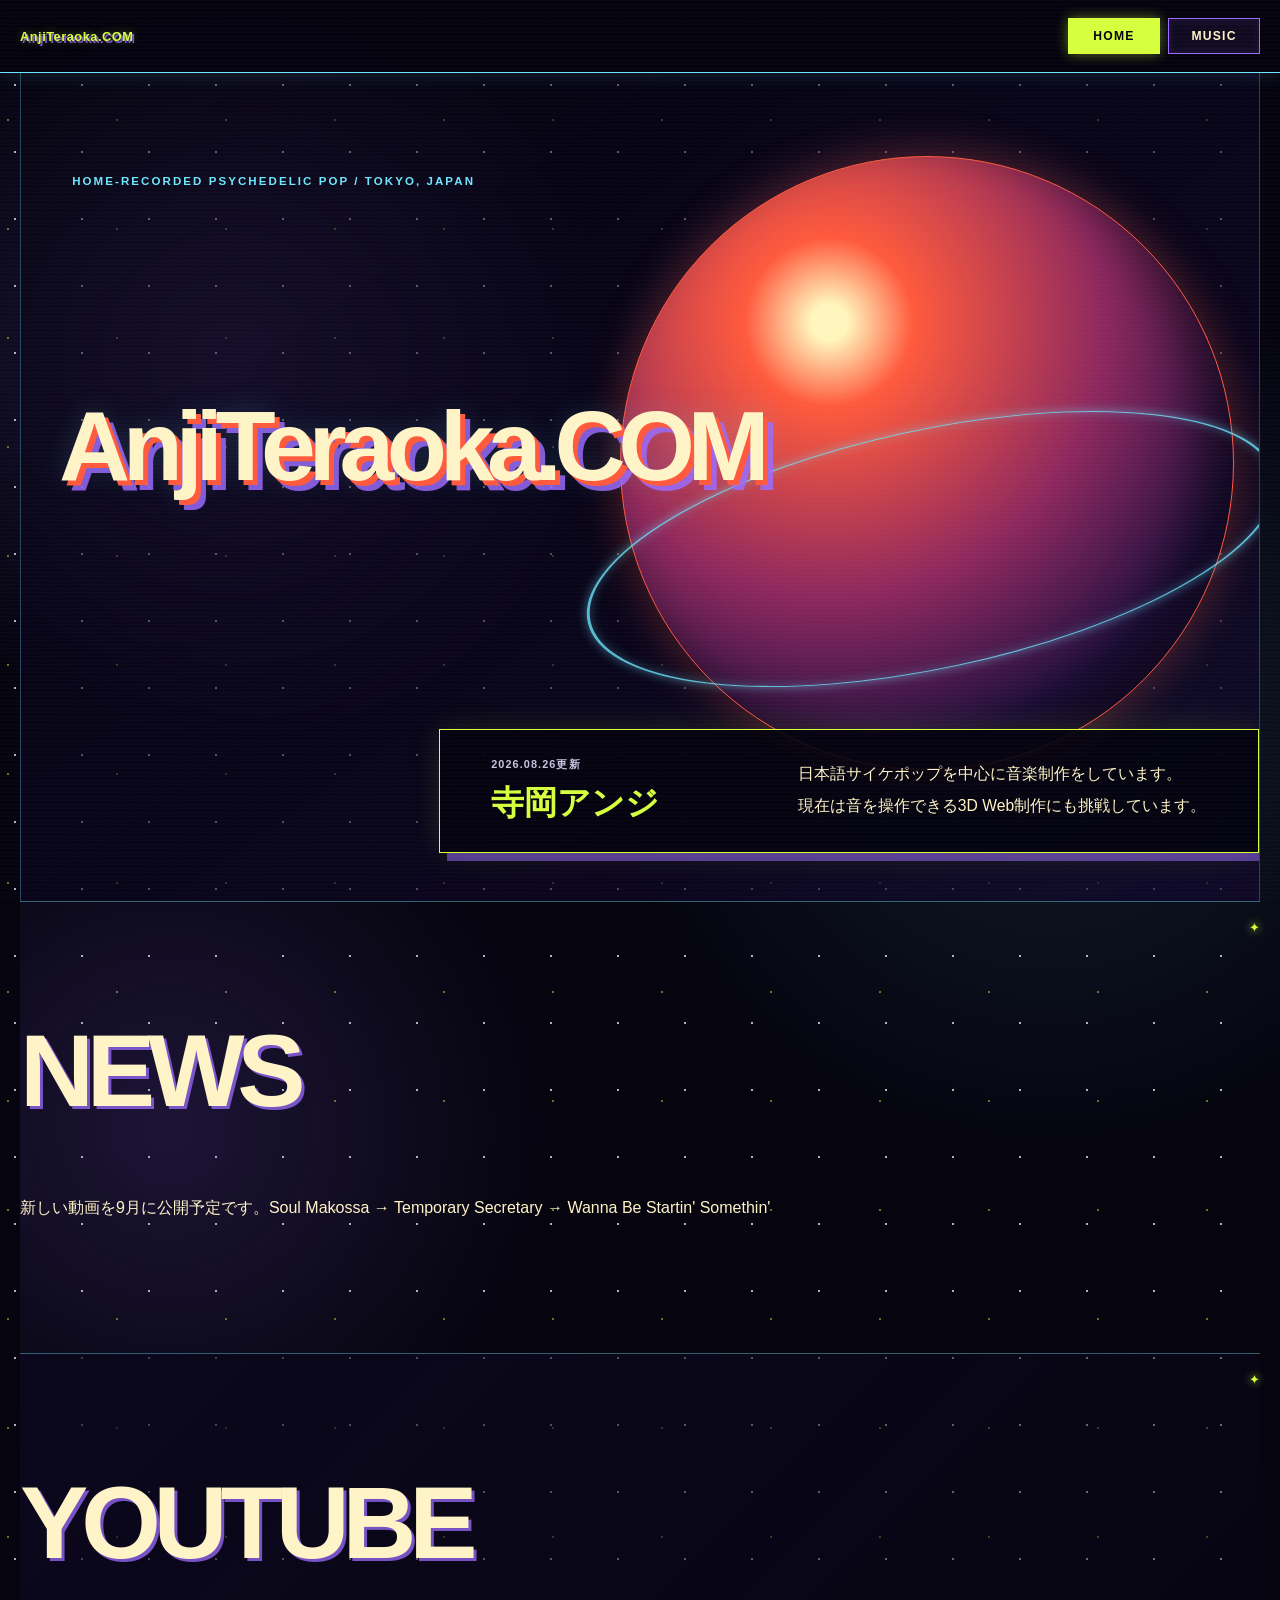
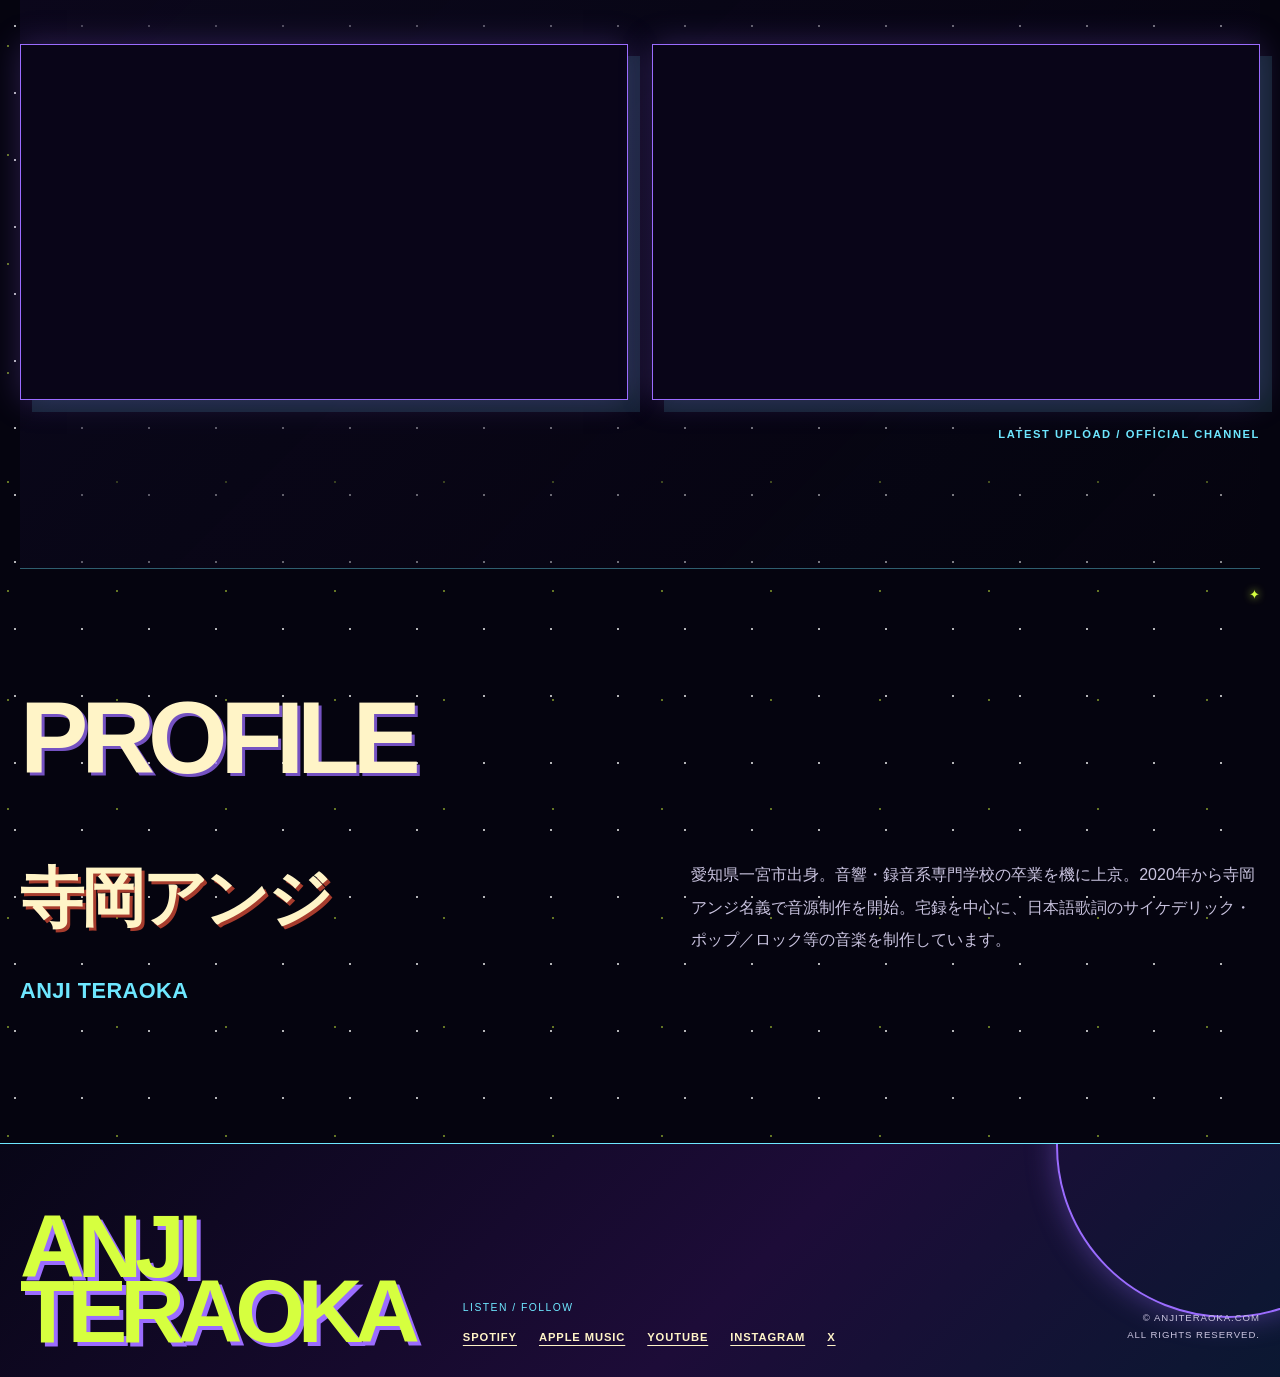
<file: index.html>
<!DOCTYPE html>
<html lang="ja">
<head>
<meta charset="UTF-8">
<meta name="viewport" content="width=device-width, initial-scale=1.0">
<title>AnjiTeraoka.COM | 寺岡アンジ</title>
<meta name="description" content="寺岡アンジ公式サイト。日本語のサイケデリック／ドリームポップを制作する宅録ソロプロジェクト。">
<link rel="canonical" href="https://anjiteraoka.com/">
<meta property="og:title" content="AnjiTeraoka.COM | 寺岡アンジ">
<meta property="og:description" content="自分の体験を起点に、日本語のサイケデリック／ドリームポップを制作するソロプロジェクト。">
<meta property="og:type" content="website">
<meta property="og:url" content="https://anjiteraoka.com/">
<meta property="og:image" content="https://anjiteraoka.com/img/ssp.jpg">
<meta name="twitter:card" content="summary_large_image">
<link rel="stylesheet" href="style.css">
<link rel="icon" type="image/png" href="img/favicon.png">
<script async src="https://www.googletagmanager.com/gtag/js?id=G-GHJ2TZVH37"></script>
<script>window.dataLayer=window.dataLayer||[];function gtag(){dataLayer.push(arguments)}gtag('js',new Date());gtag('config','G-GHJ2TZVH37');</script>
<script type="application/ld+json">{"@context":"https://schema.org","@type":"MusicGroup","name":"寺岡アンジ","alternateName":"Anji Teraoka","url":"https://anjiteraoka.com/","genre":["Psychedelic pop","Dream pop"],"sameAs":["https://x.com/anji_teraoka","https://www.instagram.com/anji_teraoka/","https://www.youtube.com/@anji_teraoka","https://open.spotify.com/artist/31FfWVdW1IUmPgLoRbSGpS","https://music.apple.com/jp/artist/1538384131"]}</script>
</head>
<body>
<header class="site-header">
  <div class="shell header-inner">
    <a class="wordmark" href="index.html" aria-label="AnjiTeraoka.COM ホーム"><span>AnjiTeraoka.COM</span></a>
    <nav aria-label="メインナビゲーション"><a aria-current="page" href="index.html">HOME</a><a href="music.html">MUSIC</a></nav>
  </div>
</header>
<main>
  <section class="hero shell" aria-labelledby="hero-title">
    <p class="kicker">HOME-RECORDED PSYCHEDELIC POP / TOKYO, JAPAN</p>
    <h1 id="hero-title" class="hero-title">AnjiTeraoka.COM</h1>
    <div class="hero-bottom">
      <div class="hero-identity"><p class="hero-updated">2026.08.26更新</p><p class="hero-statement">寺岡アンジ</p></div>
      <p class="hero-copy">日本語サイケポップを中心に音楽制作をしています。<br>現在は音を操作できる3D Web制作にも挑戦しています。</p>
    </div>
    <div class="orbit orbit-one" aria-hidden="true"></div><div class="orbit orbit-two" aria-hidden="true"></div>
  </section>

  <section class="news section-rule shell" aria-labelledby="news-title">
    <div class="section-heading"><h2 id="news-title">NEWS</h2></div>
    <p class="news-copy">新しい動画を9月に公開予定です。Soul Makossa → Temporary Secretary → Wanna Be Startin' Somethin'</p>
  </section>

  <section class="youtube section-rule shell" aria-labelledby="youtube-title">
    <div class="section-heading"><h2 id="youtube-title">YOUTUBE</h2></div>
    <div class="youtube-grid">
      <div class="youtube-frame">
        <iframe src="https://www.youtube-nocookie.com/embed/DMopTSxRxTg" title="Child Of Nature / John Lennon, The Beatles (cover)" loading="lazy" allow="accelerometer; autoplay; clipboard-write; encrypted-media; gyroscope; picture-in-picture; web-share" referrerpolicy="strict-origin-when-cross-origin" allowfullscreen></iframe>
      </div>
      <div class="youtube-frame">
        <iframe src="https://www.youtube-nocookie.com/embed/9HHi6jC872k" title="ジョージ・ハリスンにチャネリング：Cosmic Empipe / George Harrison (cover)" loading="lazy" allow="accelerometer; autoplay; clipboard-write; encrypted-media; gyroscope; picture-in-picture; web-share" referrerpolicy="strict-origin-when-cross-origin" allowfullscreen></iframe>
      </div>
    </div>
    <p class="youtube-note">LATEST UPLOAD / OFFICIAL CHANNEL</p>
  </section>

  <section class="profile section-rule shell" aria-labelledby="profile-title">
    <div class="section-heading"><h2 id="profile-title">PROFILE</h2></div>
    <div class="profile-grid">
      <p class="profile-name">寺岡アンジ<br><span>ANJI TERAOKA</span></p>
      <div class="profile-copy">
        <p>愛知県一宮市出身。音響・録音系専門学校の卒業を機に上京。2020年から寺岡アンジ名義で音源制作を開始。宅録を中心に、日本語歌詞のサイケデリック・ポップ／ロック等の音楽を制作しています。</p>
      </div>
    </div>
  </section>
</main>
<footer class="site-footer">
  <div class="shell footer-grid">
    <p class="footer-mark">ANJI<br>TERAOKA</p>
    <div><p class="footer-label">LISTEN / FOLLOW</p><p class="footer-links">
      <a href="https://open.spotify.com/artist/31FfWVdW1IUmPgLoRbSGpS" target="_blank" rel="noopener noreferrer">SPOTIFY</a>
      <a href="https://music.apple.com/jp/artist/1538384131" target="_blank" rel="noopener noreferrer">APPLE MUSIC</a>
      <a href="https://www.youtube.com/@anji_teraoka" target="_blank" rel="noopener noreferrer">YOUTUBE</a>
      <a href="https://www.instagram.com/anji_teraoka/" target="_blank" rel="noopener noreferrer">INSTAGRAM</a>
      <a href="https://x.com/anji_teraoka" target="_blank" rel="noopener noreferrer">X</a>
    </p></div>
    <p class="copyright">© ANJITERAOKA.COM<br>ALL RIGHTS RESERVED.</p>
  </div>
</footer>
</body>
</html>
</file>
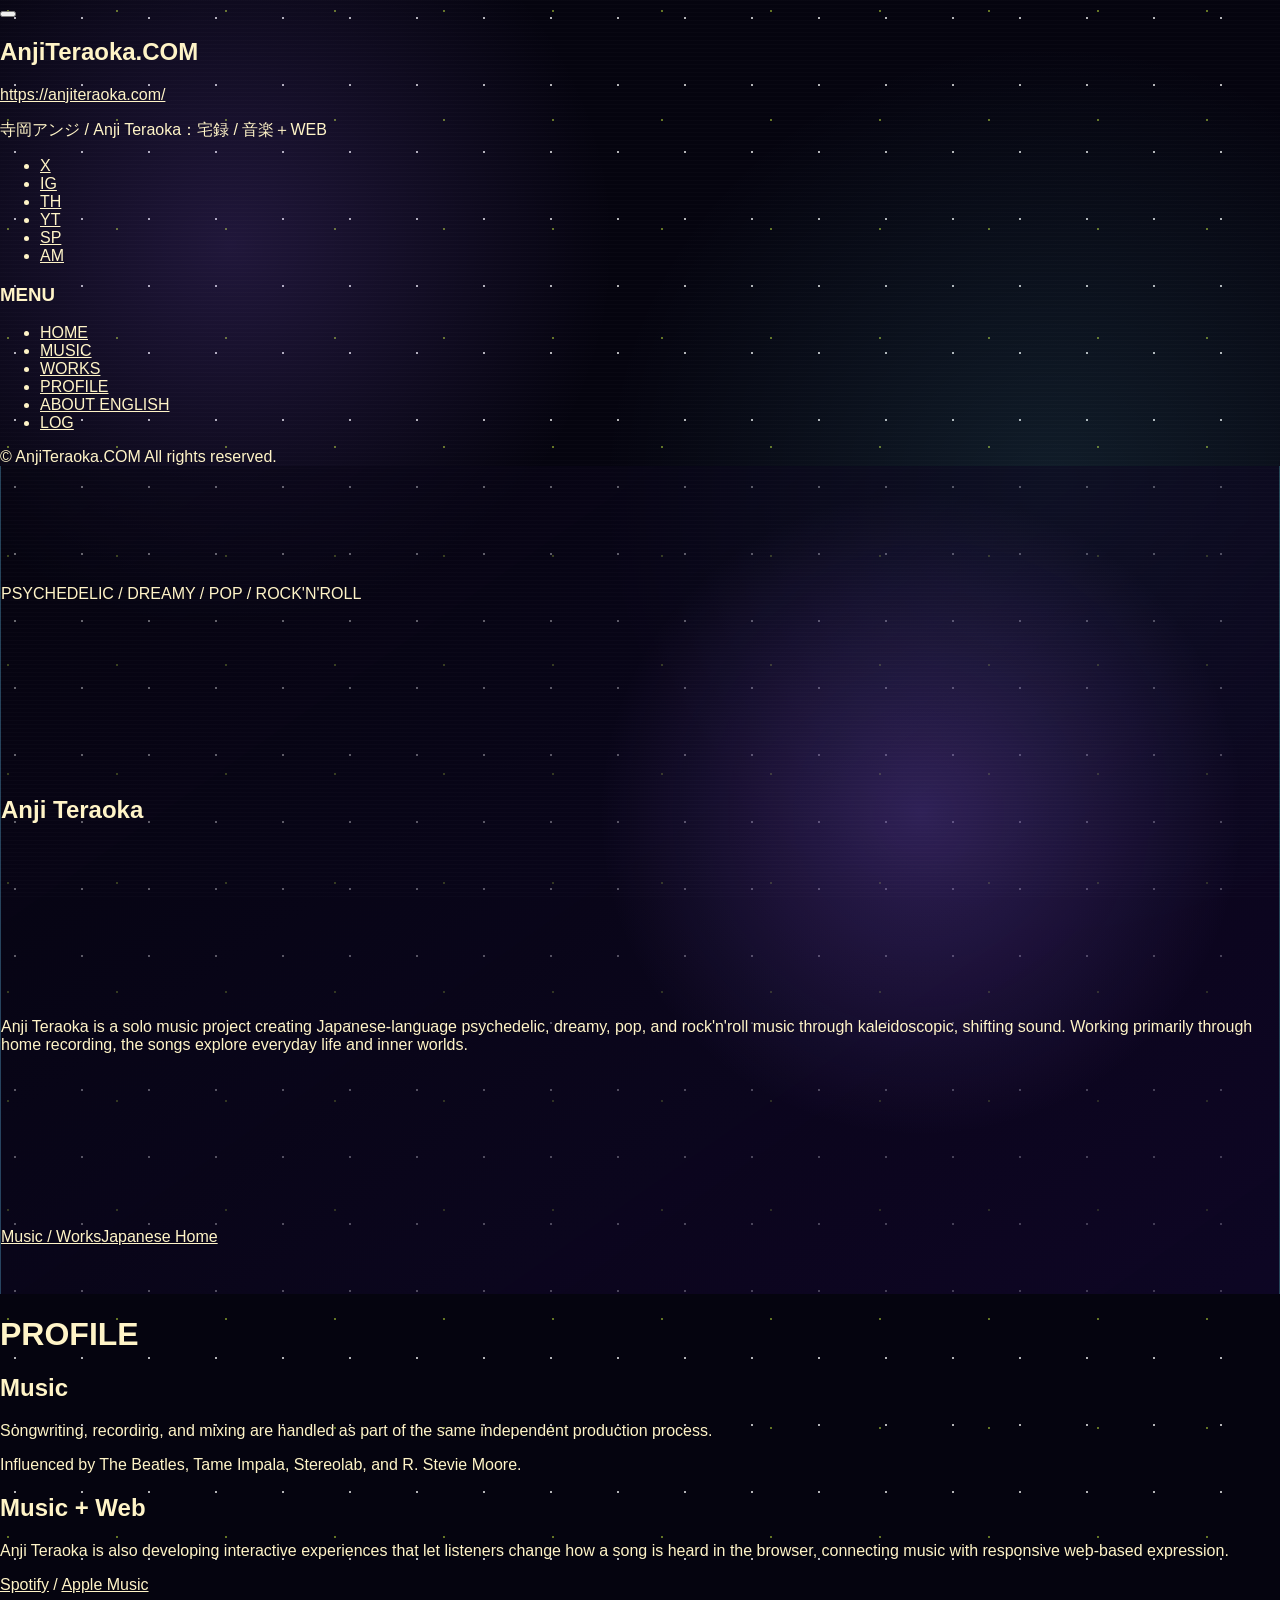
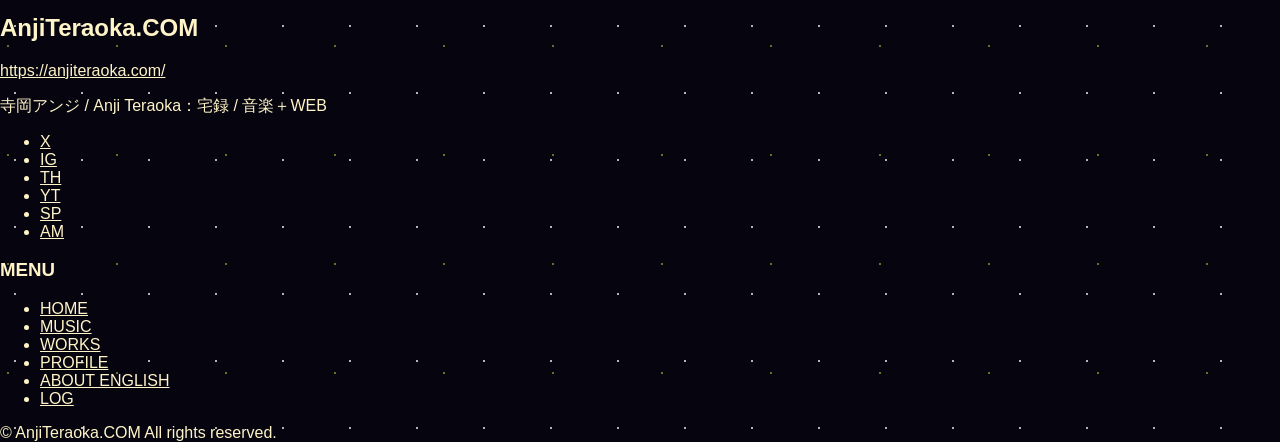
<file: about/index.html>
<!DOCTYPE html>
<html lang="en">
<head>
  <meta charset="UTF-8">
  <meta name="viewport" content="width=device-width, initial-scale=1.0">
  <title>Anji Teraoka - About</title>
  <meta name="description" content="Anji Teraoka is a solo music project creating Japanese-language psychedelic, dreamy, pop, and rock'n'roll music through kaleidoscopic, shifting sound.">
  <link rel="canonical" href="https://anjiteraoka.com/about/">
  <meta property="og:title" content="Anji Teraoka - About">
  <meta property="og:description" content="A solo music project creating Japanese-language psychedelic, dreamy, pop, and rock'n'roll music through kaleidoscopic, shifting sound.">
  <meta property="og:type" content="profile">
  <meta property="og:url" content="https://anjiteraoka.com/about/">
  <meta property="og:site_name" content="AnjiTeraoka.COM">
  <meta property="og:image" content="https://anjiteraoka.com/img/ssp.jpg">
  <meta name="twitter:card" content="summary_large_image">
  <meta name="twitter:site" content="@anji_teraoka">
  <link rel="preconnect" href="https://fonts.googleapis.com">
  <link rel="preconnect" href="https://fonts.gstatic.com" crossorigin>
  <link href="https://fonts.googleapis.com/css?family=Montserrat" rel="stylesheet">
  <link rel="stylesheet" href="../style.css">
  <link rel="stylesheet" href="https://use.fontawesome.com/releases/v5.6.4/css/all.css">
  <link rel="icon" type="image/png" href="../img/favicon.png">
  <script defer src="../js/site.js"></script>
  <script type="application/ld+json">{"@context":"https://schema.org","@type":"MusicGroup","name":"Anji Teraoka","alternateName":"寺岡アンジ","url":"https://anjiteraoka.com","mainEntityOfPage":"https://anjiteraoka.com/about/","genre":["Psychedelic","Dreamy","Pop","Rock'n'Roll"],"description":"A solo music project creating Japanese-language psychedelic, dreamy, pop, and rock'n'roll music through kaleidoscopic, shifting sound, alongside interactive web-based music experiences.","influencedBy":["The Beatles","Tame Impala","Stereolab","R. Stevie Moore"],"sameAs":["https://x.com/anji_teraoka","https://www.instagram.com/anji_teraoka/","https://www.threads.net/@anji_teraoka","https://www.youtube.com/@anji_teraoka","https://open.spotify.com/artist/31FfWVdW1IUmPgLoRbSGpS","https://music.apple.com/jp/artist/1538384131"],"knowsAbout":["Three.js","Web Audio API","Home Recording","Music Production"],"foundingDate":"2020"}</script>
</head>
<body>
<header><button class="menu" type="button" aria-label="Toggle menu" aria-controls="global-nav" aria-expanded="false"><span class="menu__line menu__line--top"></span><span class="menu__line menu__line--center"></span><span class="menu__line menu__line--bottom"></span></button><div class="gnav" id="global-nav"><div class="container"><div class="gA"><h2>AnjiTeraoka.COM</h2><p><a href="https://anjiteraoka.com/">https://anjiteraoka.com/</a></p></div><nav class="gB" aria-label="Global navigation"><div><h3>MENU</h3><ul><li><a href="../index.html">HOME</a></li><li><a href="../music.html">MUSIC / WORKS / PROFILE</a></li><li><a href="index.html">ABOUT (ENGLISH)</a></li></ul></div></nav><div class="gC">© AnjiTeraoka.COM All rights reserved.</div></div></div></header>
<main class="conB">
  <section class="container"><div class="hero"><p class="hero__eyebrow">PSYCHEDELIC / DREAMY / POP / ROCK'N'ROLL</p><h1 class="hero__title">Anji Teraoka</h1><p class="hero__lead">Anji Teraoka is a solo music project creating Japanese-language psychedelic, dreamy, pop, and rock'n'roll music through kaleidoscopic, shifting sound. Working primarily through home recording, the songs explore everyday life and inner worlds.</p><div class="cta-row"><a class="button" href="../music.html">Music / Works</a><a class="button button--ghost" href="../index.html">Japanese Home</a></div></div></section>
  <h1>PROFILE</h1>
  <section class="container container--split"><div class="text2"><h2>Music</h2><p>Songwriting, recording, and mixing are handled as part of the same independent production process.</p><p>Influenced by The Beatles, Tame Impala, Stereolab, and R. Stevie Moore.</p></div><div class="text2"><h2>Music + Web</h2><p>Anji Teraoka is also developing interactive experiences that let listeners change how a song is heard in the browser, connecting music with responsive web-based expression.</p><p><a href="https://open.spotify.com/artist/31FfWVdW1IUmPgLoRbSGpS" target="_blank" rel="noopener noreferrer">Spotify</a> / <a href="https://music.apple.com/jp/artist/1538384131" target="_blank" rel="noopener noreferrer">Apple Music</a></p></div></section>
</main>
<footer><div class="container"><div class="footA"><h2>AnjiTeraoka.COM</h2><p><a href="https://anjiteraoka.com/">https://anjiteraoka.com/</a></p></div><nav class="footB" aria-label="Footer navigation"><div><h3>MENU</h3><ul><li><a href="../index.html">HOME</a></li><li><a href="../music.html">MUSIC / WORKS / PROFILE</a></li></ul></div></nav><div class="footC">© AnjiTeraoka.COM All rights reserved.</div></div></footer>
</body>
</html>
</file>
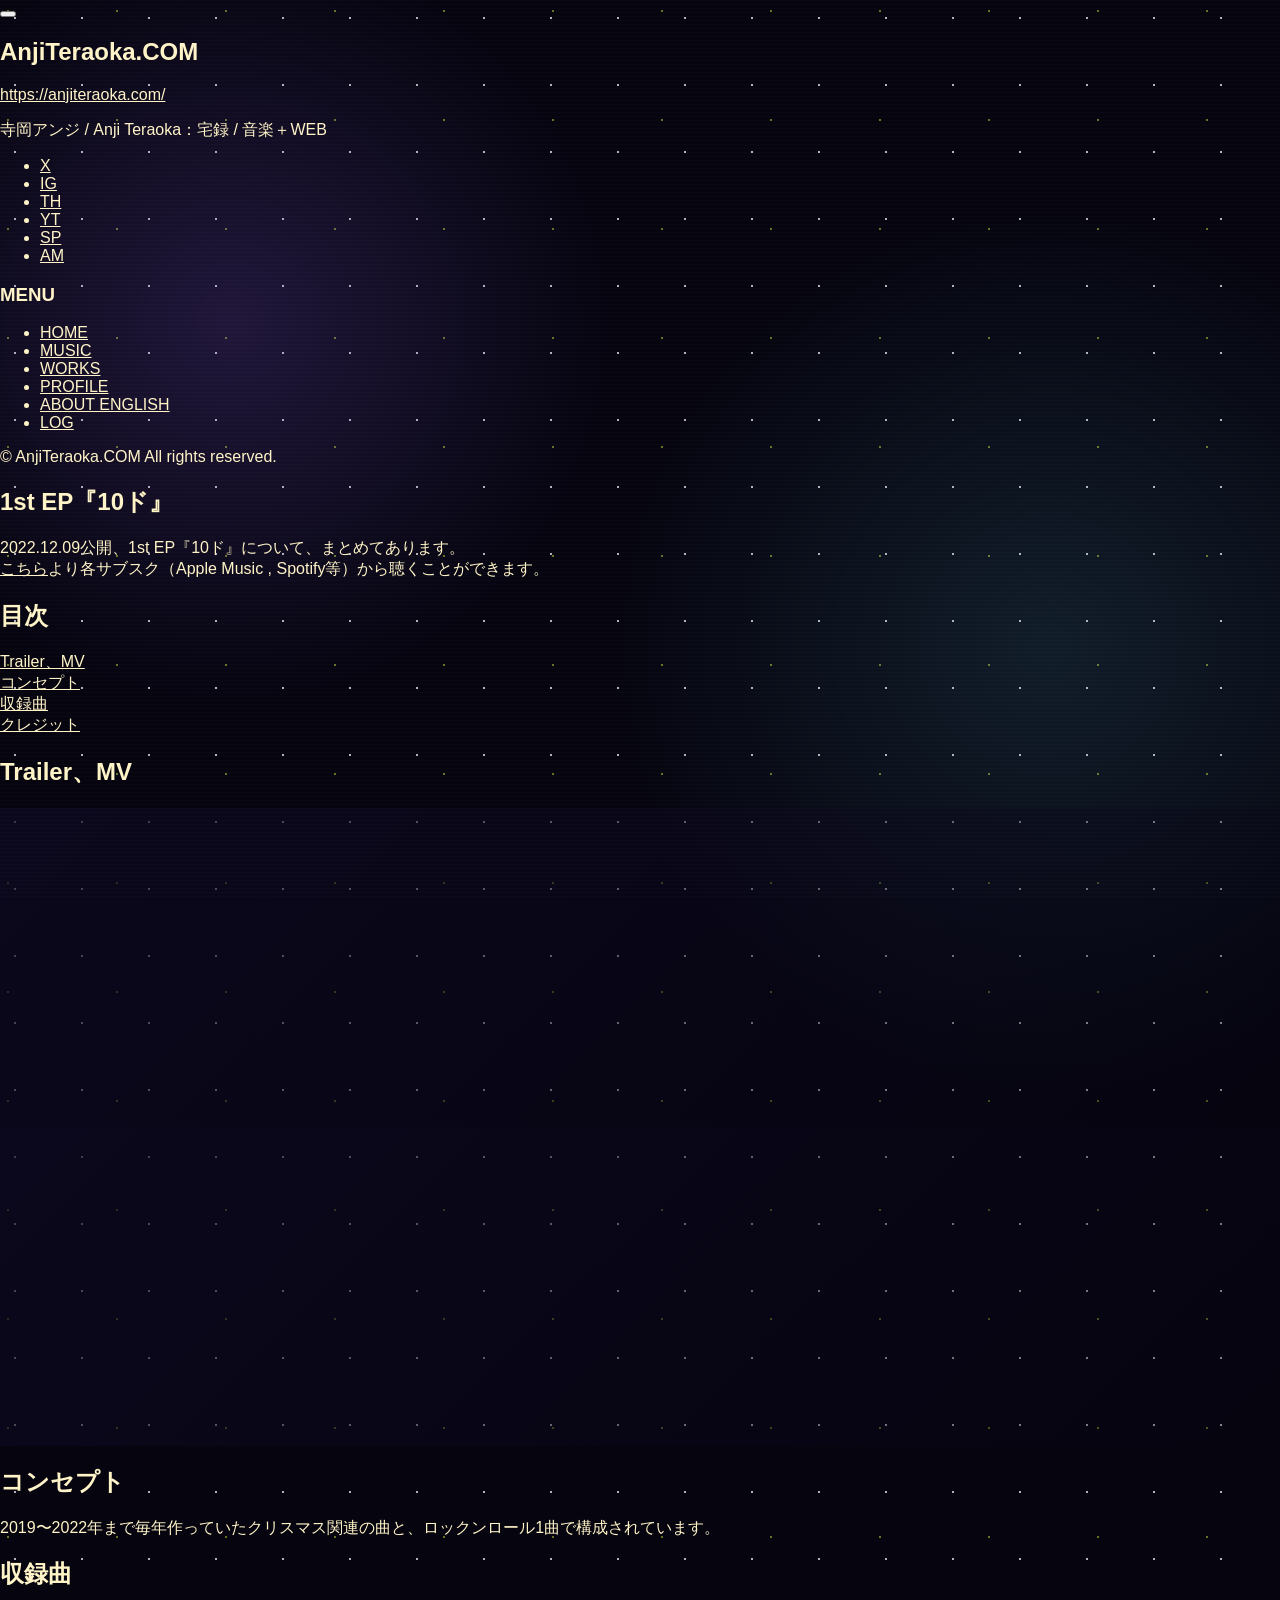
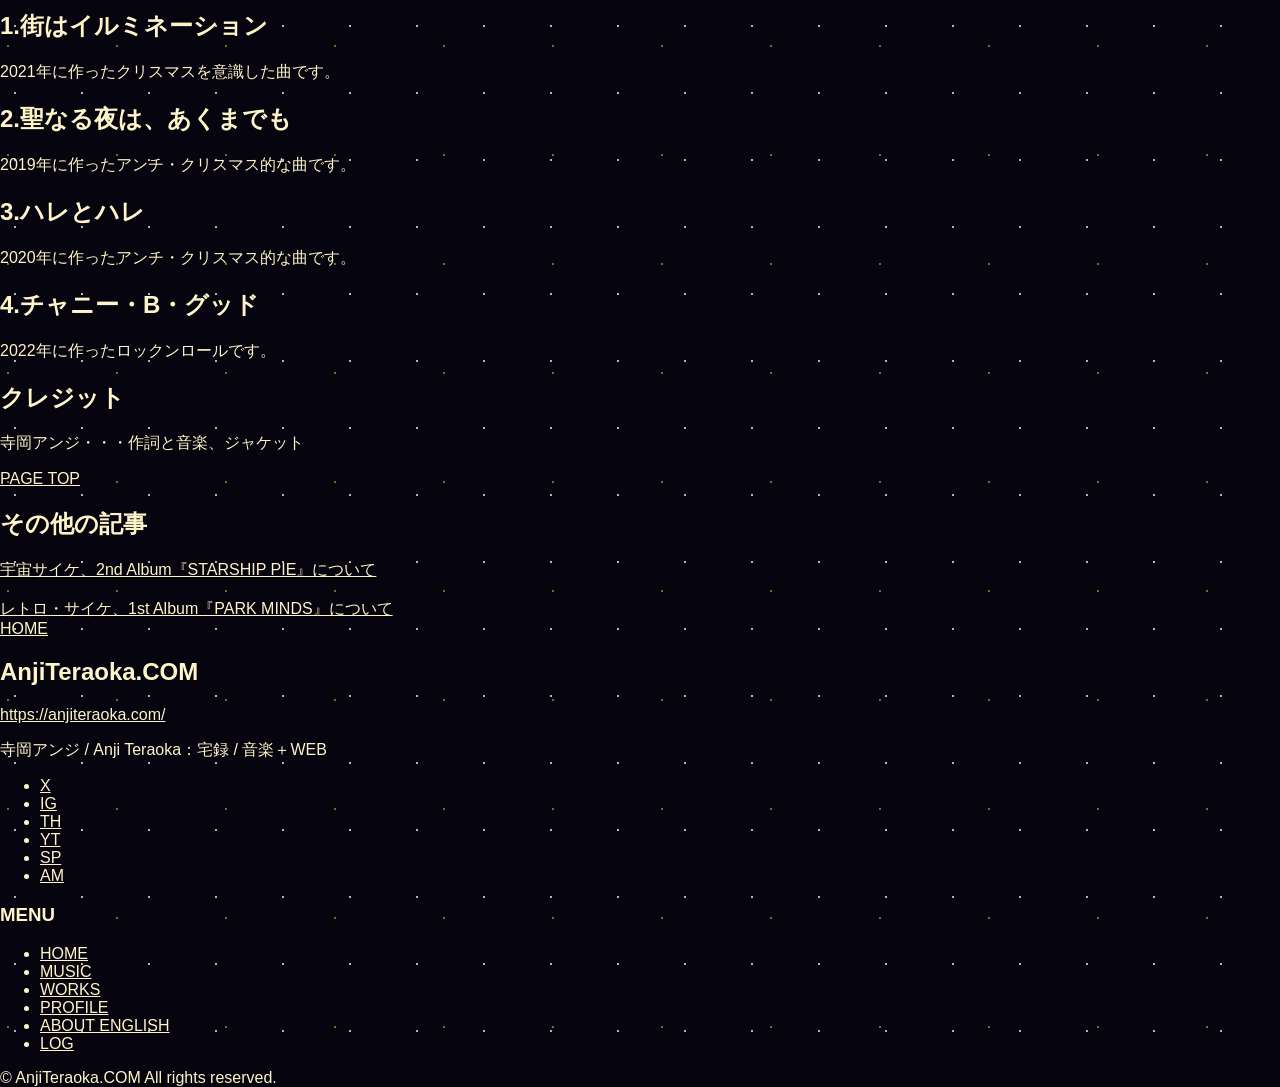
<file: 10do.html>
<!DOCTYPE html>
<html lang="ja">
<head>
<!-- Global site tag (gtag.js) - Google Analytics -->
<script async src="https://www.googletagmanager.com/gtag/js?id=G-GHJ2TZVH37"></script>
<script>
  window.dataLayer = window.dataLayer || [];
  function gtag(){dataLayer.push(arguments);}
  gtag('js', new Date());

  gtag('config', 'G-GHJ2TZVH37');
</script>


<meta charset="UTF-8">
<title>1st EP『10ド』</title>
<meta name="description" content="1st EP『10ド』 - AnjiTeraoka.COM">
<meta name="viewport" content="width=device-width, initial-scale=1.0">
<link href="https://fonts.googleapis.com/css?family=Montserrat" rel="stylesheet">
<link rel="stylesheet" href="style.css">
<link rel="stylesheet" href="https://use.fontawesome.com/releases/v5.6.4/css/all.css">
<link rel="icon" type="image/png" href="img/favicon.png">


<style>
.sr-only {
	position: absolute;
	width: 1px;
	height: 1px;
	padding: 0;
	margin: -1px;
	overflow: hidden;
	clip: rect(0, 0, 0, 0);
	border: 0;
}
</style>









<script defer src="js/site.js"></script>
</head>
<body>

<header>
<button class="menu" type="button" aria-label="メニューを開閉" aria-controls="global-nav" aria-expanded="false">
        <span class="menu__line menu__line--top"></span>
        <span class="menu__line menu__line--center"></span>
        <span class="menu__line menu__line--bottom"></span>
    </button>
    <div class="gnav" id="global-nav">
<div class="container">
	<div class="gA">
		<h2>AnjiTeraoka.COM</h2>
		<p>
		<a href="https://anjiteraoka.com/">https://anjiteraoka.com/</a>
		</p>

		<nav class="gD">
			<ul>
				<li><a href="https://twitter.com/anji_teraoka" target="_blank" rel="noopener noreferrer" class="sns">
					<span class="fa fa-twitter" aria-hidden="true"></span><span class="sr-only">Twitter</span>
				</a></li>

				<li><a href="https://www.instagram.com/anji_teraoka/" target="_blank" rel="noopener noreferrer" class="sns">
					<span class="fa fa-instagram" aria-hidden="true"></span><span class="sr-only">Instagram</span>
				</a></li>

				<li><a href="https://www.youtube.com/channel/UCvtMMAForO_xiLVogFC0wxw" target="_blank" rel="noopener noreferrer" class="sns">
					<span class="fa fa-youtube" aria-hidden="true"></span><span class="sr-only">YouTube</span>
				</a></li>
			</ul>
		</nav>
	</div>

	<nav class="gB">
		<div>
			<h3>MENU</h3>
			<ul>
			<li><a href="index.html">HOME</a></li>
			<li><a href="music.html">MUSIC</a></li>
			</ul>
		</div>
	</nav>

	<div class="gC">
		&#169; AnjiTeraoka.COM All rights reserved.
	</div>
    </div>
</div>
</header>

<section class="conB">
<h1>1st EP『10ド』</h1>

<div class="container">
<div class="text2">
<p>2022.12.09公開、1st EP『10ド』について、まとめてあります。
<br><a href="https://big-up.style/IYKjo5xi1Y" target="_blank" rel="noopener noreferrer">こちら</a>より各サブスク（Apple Music , Spotify等）から聴くことができます。</p>
</div></div>

<div class="container">
<div class="text2w">
<h2>目次</h2>
<a href="#2">Trailer、MV</a><br>
<a href="#3">コンセプト</a><br>
<a href="#1">収録曲</a><br>
<a href="#4">クレジット</a>
</div></div>

<h1 id="2">Trailer、MV</h1>
<div class="container">
<div class="youtube">
<iframe width="560" height="315" src="https://www.youtube.com/embed/KXtf444mwrc?rel=0" title="10ド Trailer" loading="lazy" frameborder="0" allow="accelerometer; autoplay; encrypted-media; gyroscope; picture-in-picture" allowfullscreen></iframe>
</div></div>

<div class="container">
<div class="youtube">
<iframe width="560" height="315" src="https://www.youtube.com/embed/YBqj42BOlYg?rel=0" title="10ド MV" loading="lazy" frameborder="0" allow="accelerometer; autoplay; encrypted-media; gyroscope; picture-in-picture" allowfullscreen></iframe>
</div></div>


<h1 id="3">コンセプト</h1>
<div class="container">
<div class="text2">
<p>2019〜2022年まで毎年作っていたクリスマス関連の曲と、ロックンロール1曲で構成されています。</p>
</div></div>

<h1 id="1">収録曲</h1>
<div class="container">
<div class="text2 fadeUpTrigger">

<h2 class="fadeUpTrigger">1.街はイルミネーション</h2>
<p class="fadeUpTrigger">2021年に作ったクリスマスを意識した曲です。</p>

<h2 class="fadeUpTrigger">2.聖なる夜は、あくまでも</h2>
<p class="fadeUpTrigger">2019年に作ったアンチ・クリスマス的な曲です。</p>

<h2 class="fadeUpTrigger">3.ハレとハレ</h2>
<p class="fadeUpTrigger">2020年に作ったアンチ・クリスマス的な曲です。</p>

<h2 class="fadeUpTrigger">4.チャニー・B・グッド</h2>
<p class="fadeUpTrigger">2022年に作ったロックンロールです。</p>

</div></div>

<h1 id="4">クレジット</h1>
<div class="container">
<div class="text2">

<p>寺岡アンジ・・・作詞と音楽、ジャケット
</div></div>

<div class="container">
<div class="text">
<a href="#">PAGE TOP</a>
</div></div>

<div class="container">
<div class="text2">
<h2>その他の記事</h2>
<a href="ssp.html">宇宙サイケ、2nd Album『STARSHIP PIE』について</a>
<br><br><a href="pm.html">レトロ・サイケ、1st Album『PARK MINDS』について</a>
</div>
</div>

<div class="container">
<div class="text">
<a href="index.html">HOME</a>
</div></div>

</section>

<footer>
<div class="container">

	<div class="footA">
		<h2>AnjiTeraoka.COM</h2>
		<p>
		<a href="https://anjiteraoka.com/">https://anjiteraoka.com/</a>
		</p>

		<nav class="footD">
			<ul>
				<li><a href="https://twitter.com/anji_teraoka" target="_blank" rel="noopener noreferrer" class="sns">
					<span class="fa fa-twitter" aria-hidden="true"></span><span class="sr-only">Twitter</span>
				</a></li>

				<li><a href="https://www.instagram.com/anji_teraoka/" target="_blank" rel="noopener noreferrer" class="sns">
					<span class="fa fa-instagram" aria-hidden="true"></span><span class="sr-only">Instagram</span>
				</a></li>

				<li><a href="https://www.youtube.com/channel/UCvtMMAForO_xiLVogFC0wxw" target="_blank" rel="noopener noreferrer" class="sns">
					<span class="fa fa-youtube" aria-hidden="true"></span><span class="sr-only">YouTube</span>
				</a></li>
			</ul>
		</nav>
	</div>

	<nav class="footB">
		<div>
			<h3>MENU</h3>
			<ul>
			<li><a href="index.html">HOME</a></li>
			<li><a href="music.html">MUSIC</a></li>
			</ul>
		</div>
	</nav>

	<div class="footC">
		&#169; AnjiTeraoka.COM All rights reserved.
	</div>

</div>
</footer>



</body>
</html>
</file>
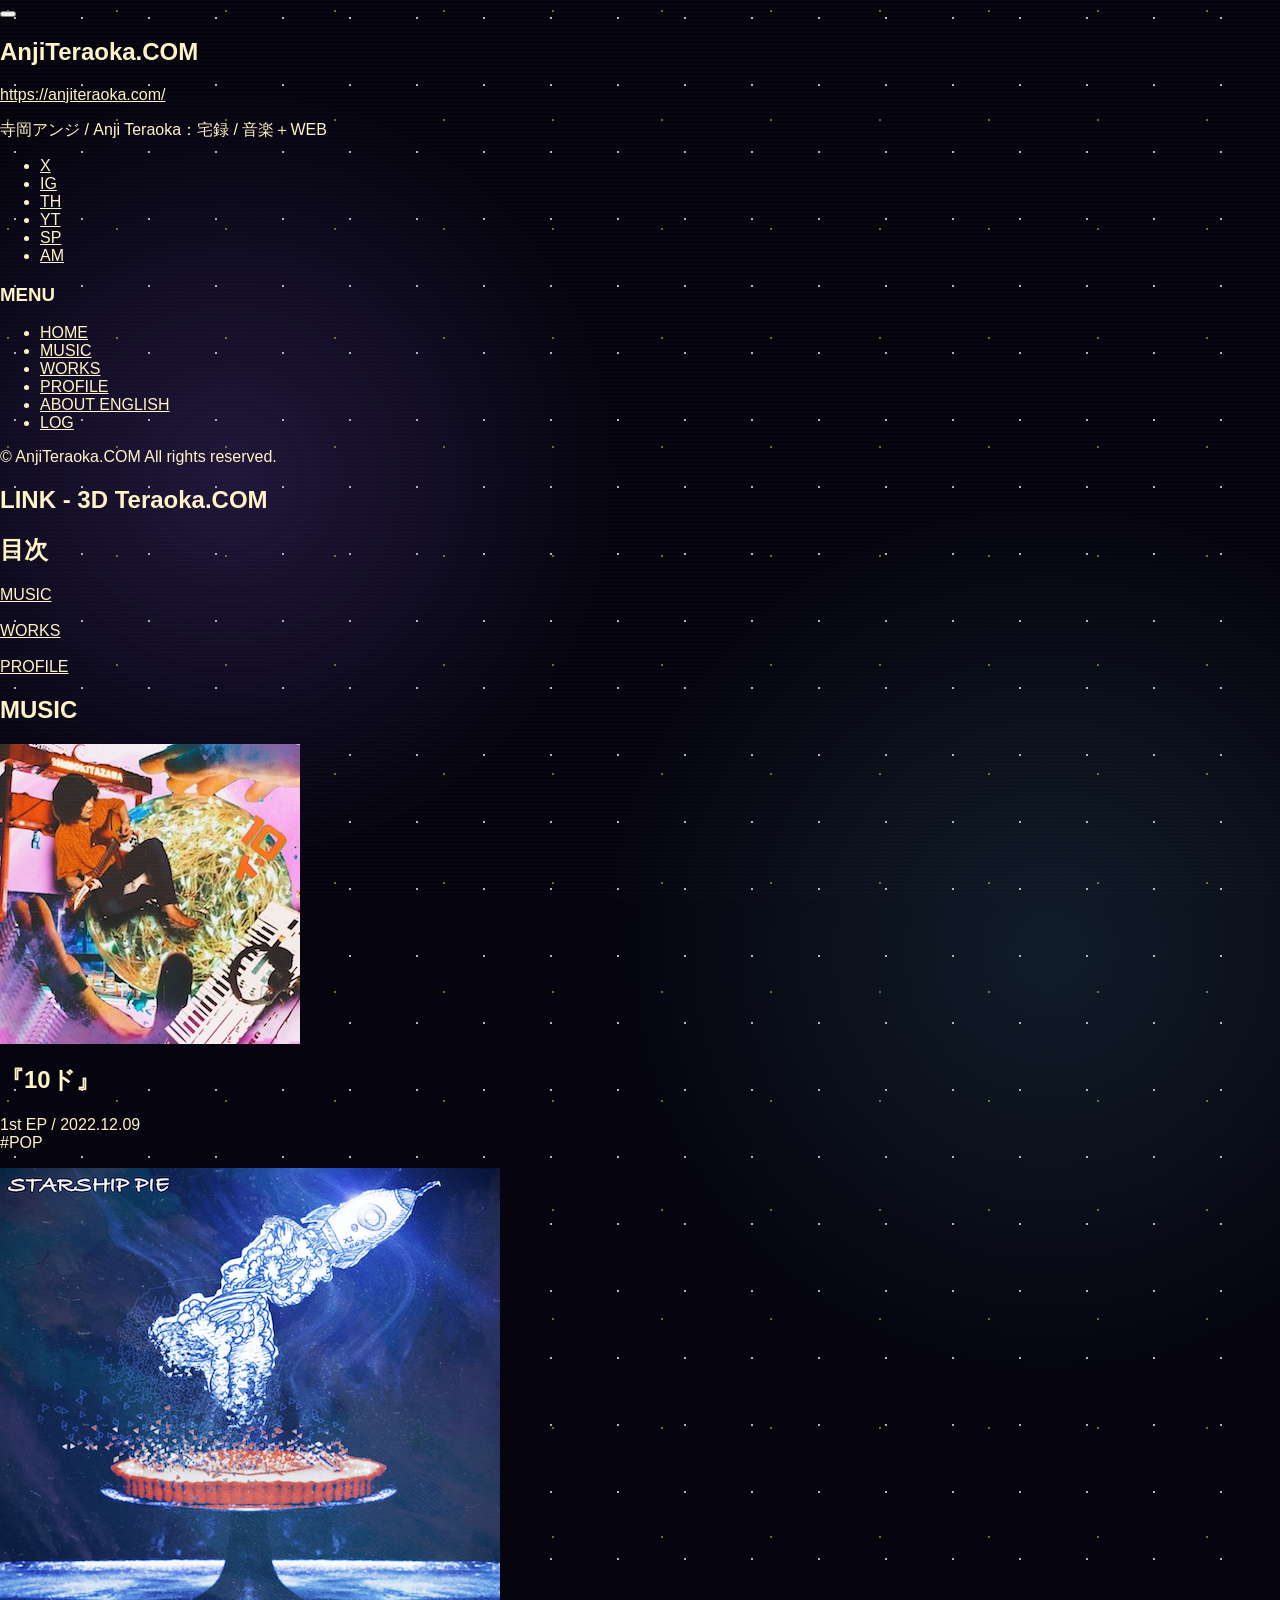
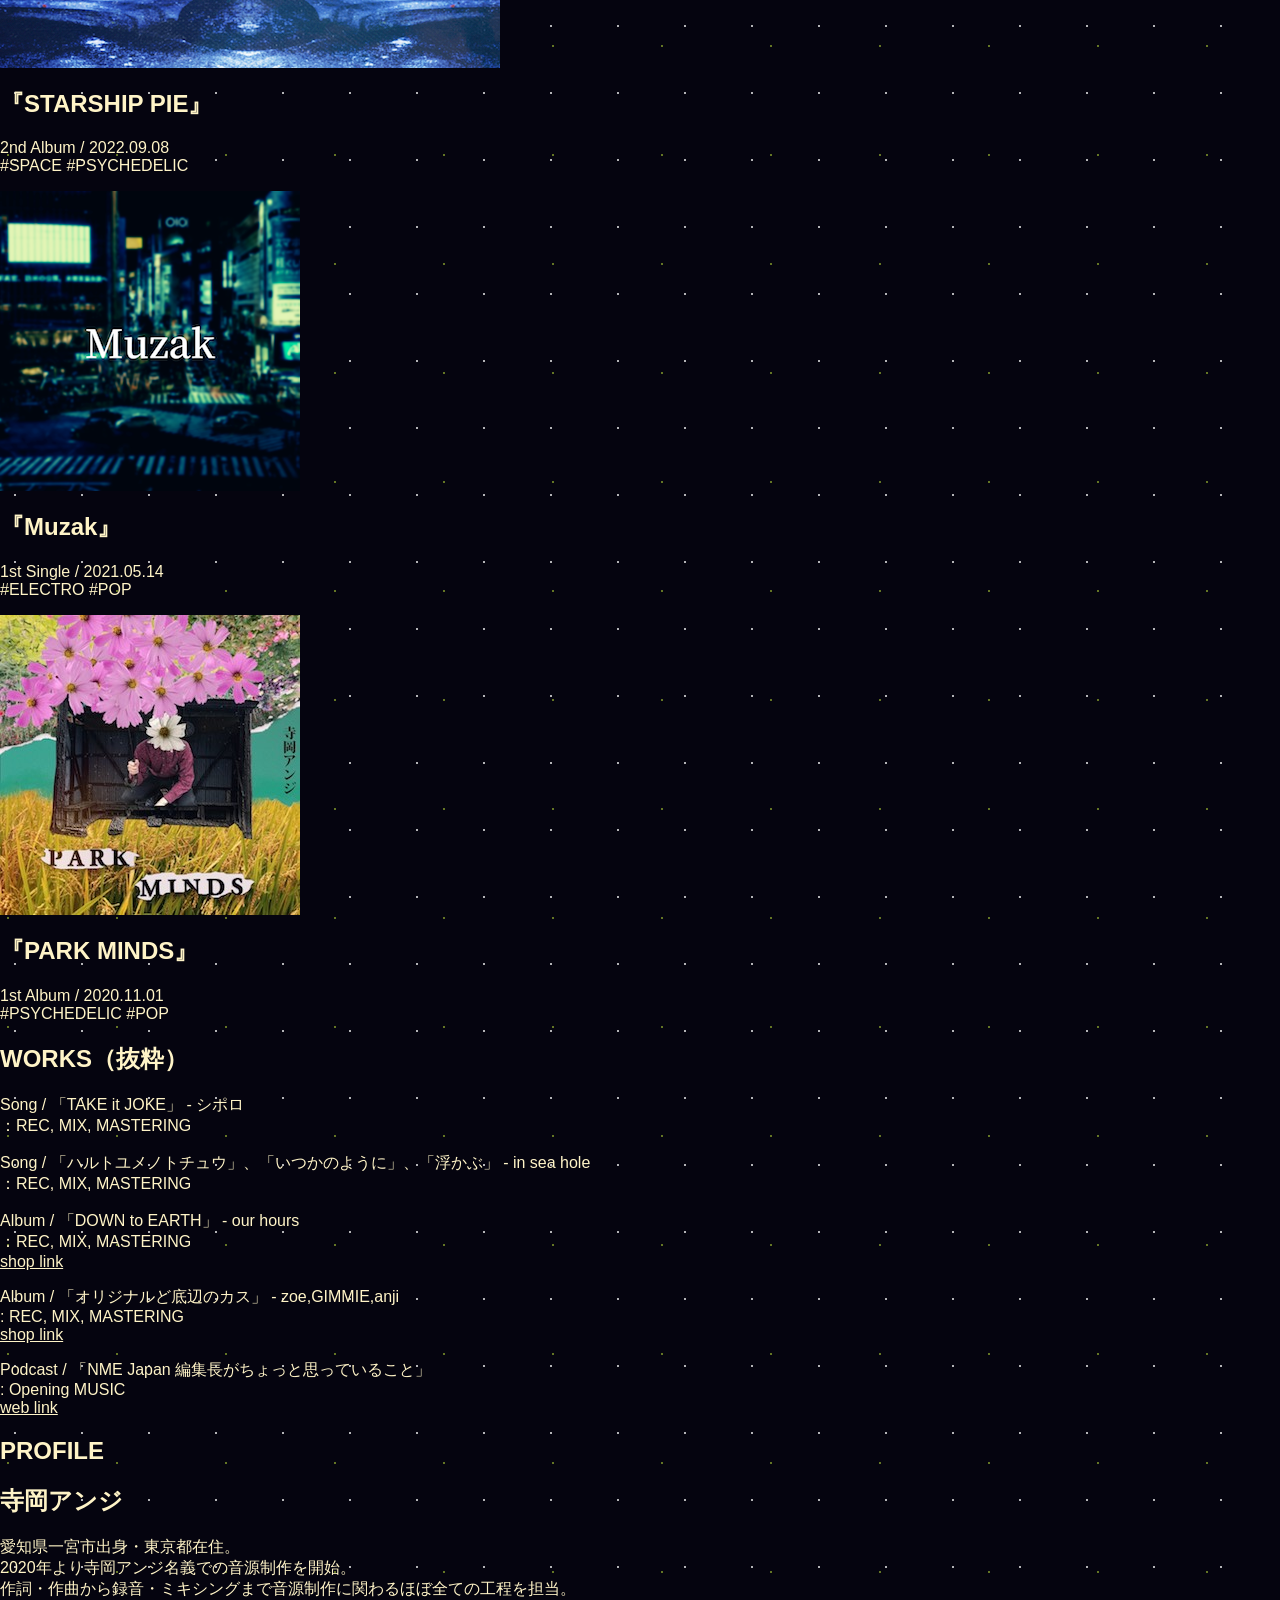
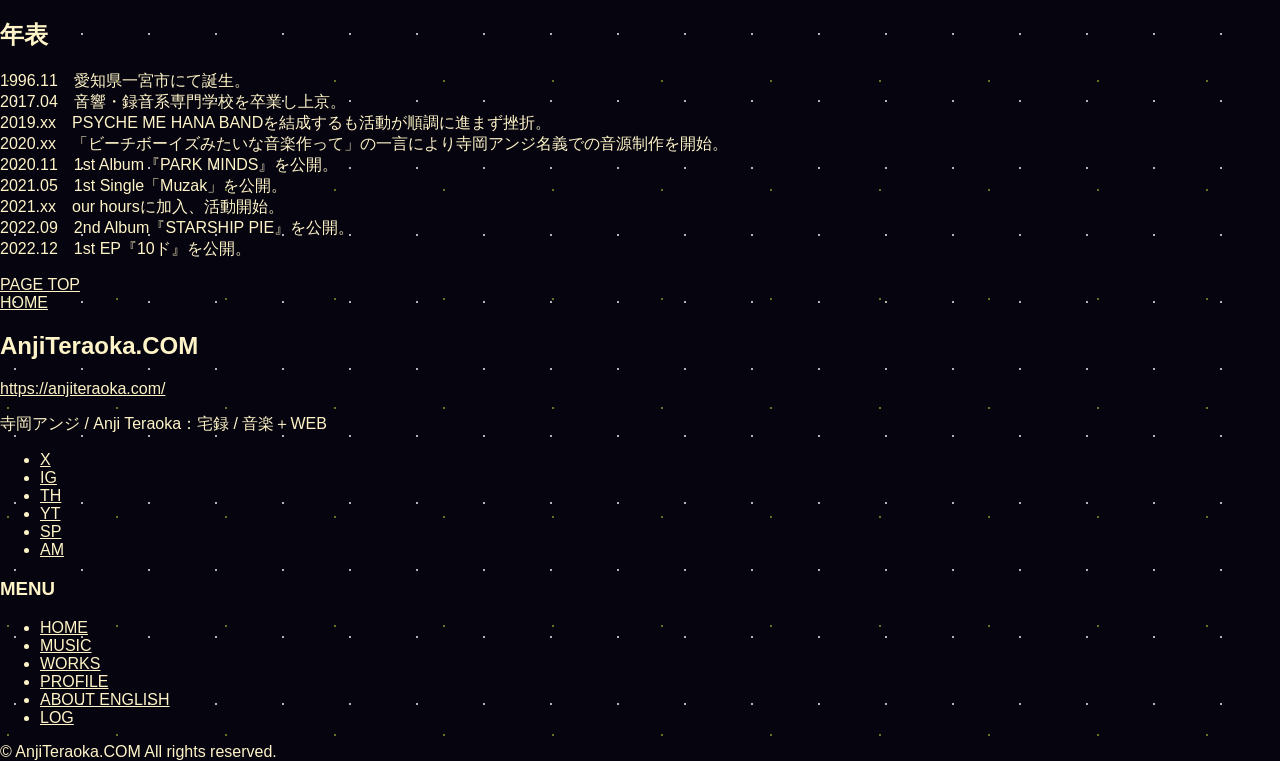
<file: link.html>
<!DOCTYPE html>
<html lang="ja">
<head>
<!-- Global site tag (gtag.js) - Google Analytics -->
<script async src="https://www.googletagmanager.com/gtag/js?id=G-GHJ2TZVH37"></script>
<script>
  window.dataLayer = window.dataLayer || [];
  function gtag(){dataLayer.push(arguments);}
  gtag('js', new Date());

  gtag('config', 'G-GHJ2TZVH37');
</script>
<meta charset="UTF-8">
<title>LINK - 3D Teraoka.COM</title>
<meta name="description" content="LINK - 3D Teraoka.COM - AnjiTeraoka.COM">
<meta name="viewport" content="width=device-width, initial-scale=1.0">
<link href="https://fonts.googleapis.com/css?family=Montserrat" rel="stylesheet">
<link rel="stylesheet" href="style.css">
<link rel="stylesheet" href="https://use.fontawesome.com/releases/v5.6.4/css/all.css">
<link rel="icon" type="image/png" href="img/favicon.png">


<style>
.sr-only {
	position: absolute;
	width: 1px;
	height: 1px;
	padding: 0;
	margin: -1px;
	overflow: hidden;
	clip: rect(0, 0, 0, 0);
	border: 0;
}
</style>












<script defer src="js/site.js"></script>
</head>
<body>

<header>
<button class="menu" type="button" aria-label="メニューを開閉" aria-controls="global-nav" aria-expanded="false">
        <span class="menu__line menu__line--top"></span>
        <span class="menu__line menu__line--center"></span>
        <span class="menu__line menu__line--bottom"></span>
    </button>
    <div class="gnav" id="global-nav">
<div class="container">
	<div class="gA">
		<h2>3D Teraoka.COM</h2>
		<p>
		<a href="https://anjiteraoka.com/3d/">3D Teraoka.com/</a>
		</p>

		<nav class="gD">
			<ul>
				<li><a href="https://twitter.com/anji_teraoka" target="_blank" rel="noopener noreferrer" class="sns">
					<span class="fa fa-twitter" aria-hidden="true"></span><span class="sr-only">Twitter</span>
				</a></li>

				<li><a href="https://www.instagram.com/anji_teraoka/" target="_blank" rel="noopener noreferrer" class="sns">
					<span class="fa fa-instagram" aria-hidden="true"></span><span class="sr-only">Instagram</span>
				</a></li>

				<li><a href="https://www.youtube.com/channel/UCvtMMAForO_xiLVogFC0wxw" target="_blank" rel="noopener noreferrer" class="sns">
					<span class="fa fa-youtube" aria-hidden="true"></span><span class="sr-only">YouTube</span>
				</a></li>

                                <li><a href="https://big-up.style/artists/165623/tune_packages" target="_blank" rel="noopener noreferrer" class="sns">
					<span class="fa fa-play" aria-hidden="true"></span><span class="sr-only">配信リンク</span>
				</a></li>
			</ul>
		</nav>
	</div>

	<nav class="gB">
		<div>
			<h3>MENU</h3>
			<ul>
			<li><a href="/3d/index.html">3D HOME</a></li>
			</ul>

		</div>
	</nav>

	<div class="gC">
		&#169; 3D Teraoka.COM All rights reserved.
	</div>
    </div>
</div>
</header>

<section class="conB">
<h1>LINK - 3D Teraoka.COM</h1>


<div class="container">
<div class="text2w">
<h2>目次</h2>
<a href="#1">MUSIC</a><br><br>
<a href="#2">WORKS</a><br><br>
<a href="#3">PROFILE</a><br>
</div></div>


<h1 id="1">MUSIC</h1>
<div class="container">
		<div class="text">
<a href="10do.html"><img src="img/10do.jpg" class="jacket fadeUpTrigger" alt="10do" title="10do"></a>
			<h2>『10ド』</h2>
			<p class="fadeUpTrigger">1st EP / 2022.12.09<br>#POP</p>
</div>

		<div class="text">
<a href="ssp.html"><img src="img/ssp.jpg" class="jacket fadeUpTrigger" alt="ssp" title="ssp"></a>
			<h2>『STARSHIP PIE』</h2>
			<p class="fadeUpTrigger">2nd Album / 2022.09.08<br>#SPACE #PSYCHEDELIC</p>
		</div>
	</div>

<div class="container">
		<div class="text">
			<a href="muzak.html"><img src="img/muzak.png" class="jacket fadeUpTrigger" alt="muuzak" title="muzak"></a>
			<h2>『Muzak』</h2>
			<p class="fadeUpTrigger">1st Single / 2021.05.14<br>#ELECTRO #POP</p>
		</div>
	
		<div class="text">
			<a href="pm.html"><img src="img/parkminds.jpg" class="jacket fadeUpTrigger" alt="parkminds" title="parkminds"></a>
			<h2>『PARK MINDS』</h2>
			<p class="fadeUpTrigger">1st Album / 2020.11.01<br>#PSYCHEDELIC #POP</p>
		</div>
	</div>

	
		</div>

<h1 id="2">WORKS（抜粋）</h1>
<div class="container">
	<div class="text2">

<p>Song / 「TAKE it JOKE」 - シポロ
<br>：REC, MIX, MASTERING</p>

<p>Song / 「ハルトユメノトチュウ」、「いつかのように」、「浮かぶ」 - in sea hole
<br>：REC, MIX, MASTERING</p>

<p>Album / 「DOWN to EARTH」 - our hours
<br>：REC, MIX, MASTERING
<br><a href="https://holiday2014.thebase.in/items/75559005"target="_blank" rel="noopener noreferrer">shop link</a></p>

<p>Album / 「オリジナルど底辺のカス」 - zoe,GIMMIE,anji
<br> : REC, MIX, MASTERING
<br><a href="https://thisone.theshop.jp/items/64168634"target="_blank" rel="noopener noreferrer">shop link</a></p>

<p>Podcast / 「NME Japan 編集長がちょっと思っていること」
<br> : Opening MUSIC
<br><a href="https://livelovers.jp/list/podcast/28/"target="_blank" rel="noopener noreferrer">web link</a></p>
</div></div>


<h1 id="3">PROFILE</h1>
<div class="container">
	<div class="text2">
<h2>寺岡アンジ</h2>
<p>愛知県一宮市出身・東京都在住。
<br>2020年より寺岡アンジ名義での音源制作を開始。
<br>作詞・作曲から録音・ミキシングまで音源制作に関わるほぼ全ての工程を担当。
</p>
<h2>年表</h2>
<p>1996.11　愛知県一宮市にて誕生。
<br>2017.04　音響・録音系専門学校を卒業し上京。
<br>2019.xx　PSYCHE ME HANA BANDを結成するも活動が順調に進まず挫折。
<br>2020.xx　「ビーチボーイズみたいな音楽作って」の一言により寺岡アンジ名義での音源制作を開始。
<br>2020.11　1st Album『PARK MINDS』を公開。
<br>2021.05　1st Single「Muzak」を公開。
<br>2021.xx　our hoursに加入、活動開始。
<br>2022.09　2nd Album『STARSHIP PIE』を公開。
<br>2022.12　1st EP『10ド』を公開。
</p>

</div>
</div>

<div class="container">
<div class="text">
<a href="#">PAGE TOP</a>
</div></div>



<div class="container">
<div class="text">
<a href="/3d/index.html">HOME</a>
</div>
</div>

</section>

<footer>
<div class="container">

	<div class="footA">
		<h2>3D Teraoka.COM</h2>
		<p>
		<a href="https://anjiteraoka.com/3d/">3D Teraoka.com/</a>
		</p>

		<nav class="footD">
			<ul>
				<li><a href="https://twitter.com/anji_teraoka" target="_blank" rel="noopener noreferrer" class="sns">
					<span class="fa fa-twitter" aria-hidden="true"></span><span class="sr-only">Twitter</span>
				</a></li>

				<li><a href="https://www.instagram.com/anji_teraoka/" target="_blank" rel="noopener noreferrer" class="sns">
					<span class="fa fa-instagram" aria-hidden="true"></span><span class="sr-only">Instagram</span>
				</a></li>

				<li><a href="https://www.youtube.com/channel/UCvtMMAForO_xiLVogFC0wxw" target="_blank" rel="noopener noreferrer" class="sns">
					<span class="fa fa-youtube" aria-hidden="true"></span><span class="sr-only">YouTube</span>
				</a></li>

                                <li><a href="https://big-up.style/artists/165623/tune_packages" target="_blank" rel="noopener noreferrer" class="sns">
					<span class="fa fa-play" aria-hidden="true"></span><span class="sr-only">配信リンク</span>
				</a></li>
			</ul>
		</nav>
	</div>

	<nav class="footB">
		<div>
<h3>MENU</h3>
			<ul>
			<li><a href="/3d/index.html">3D HOME</a></li>
			</ul>
		</div>
	</nav>

	<div class="footC">
		&#169; 3D Teraoka.COM All rights reserved.
	</div>

</div>
</footer>


</body>
</html>
</file>
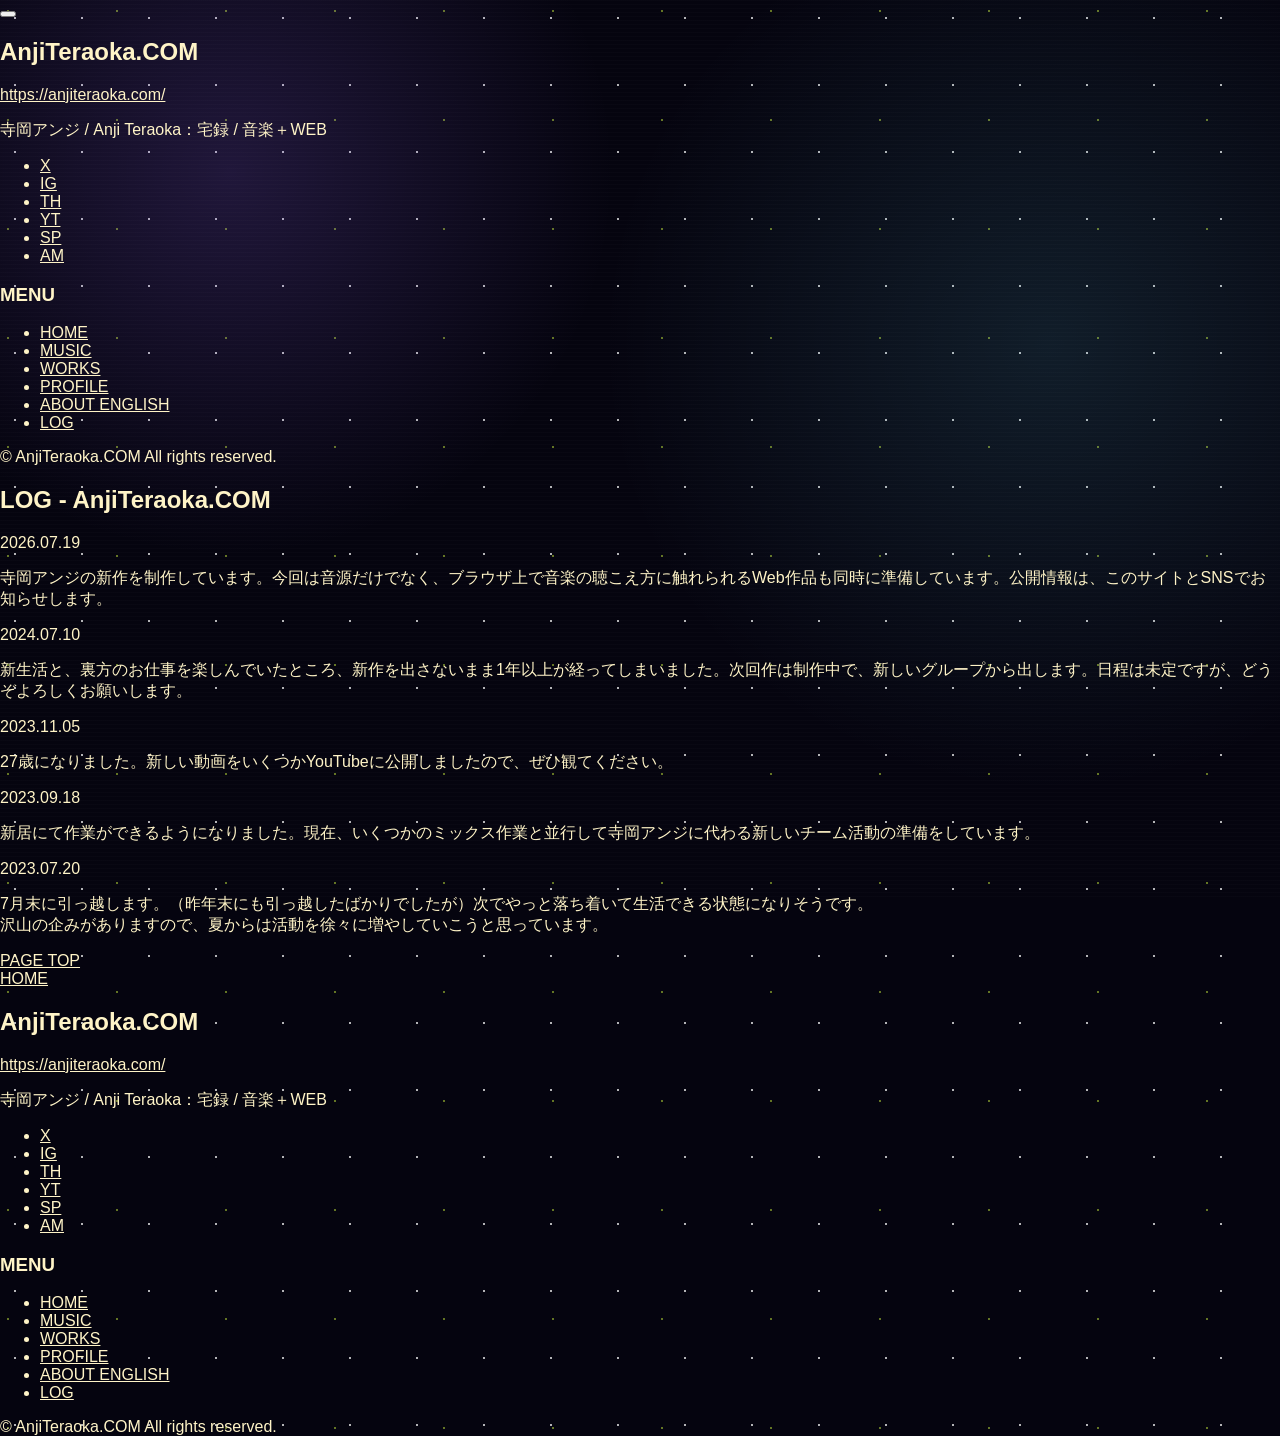
<file: log.html>
<!DOCTYPE html>
<html lang="ja">
<head>
<!-- Global site tag (gtag.js) - Google Analytics -->
<script async src="https://www.googletagmanager.com/gtag/js?id=G-GHJ2TZVH37"></script>
<script>
  window.dataLayer = window.dataLayer || [];
  function gtag(){dataLayer.push(arguments);}
  gtag('js', new Date());

  gtag('config', 'G-GHJ2TZVH37');
</script>
<meta charset="UTF-8">
<title>LOG - AnjiTeraoka.COM</title>
<meta name="twitter:card" content="summary">
<meta name="twitter:site" content="@anji_teraoka">
<meta name="twitter:title" content="AnjiTeraoka.COM"> 
<meta name="twitter:description" content="AnjiTeraoka.COM"> 
<meta name="twitter:image" content="https://anjiteraoka.com/img/main.jpg">
<meta name="description" content="LOG - AnjiTeraoka.COM - AnjiTeraoka.COM">
<meta name="viewport" content="width=device-width, initial-scale=1.0">
<link href="https://fonts.googleapis.com/css?family=Montserrat" rel="stylesheet">
<link rel="stylesheet" href="style.css">
<link rel="stylesheet" href="https://use.fontawesome.com/releases/v5.6.4/css/all.css">
<link rel="icon" type="image/png" href="img/favicon.png">


<style>
.sr-only {
	position: absolute;
	width: 1px;
	height: 1px;
	padding: 0;
	margin: -1px;
	overflow: hidden;
	clip: rect(0, 0, 0, 0);
	border: 0;
}
</style>








<script defer src="js/site.js"></script>
</head>
<body>

<header>
<button class="menu" type="button" aria-label="メニューを開閉" aria-controls="global-nav" aria-expanded="false">
        <span class="menu__line menu__line--top"></span>
        <span class="menu__line menu__line--center"></span>
        <span class="menu__line menu__line--bottom"></span>
    </button>
    <div class="gnav" id="global-nav">
<div class="container">
	<div class="gA">
		<h2>AnjiTeraoka.COM</h2>
		<p>
		<a href="https://anjiteraoka.com/">https://anjiteraoka.com/</a>
		</p>

		<nav class="gD">
			<ul>
				<li><a href="https://twitter.com/anji_teraoka" target="_blank" rel="noopener noreferrer" class="sns">
					<span class="fa fa-twitter" aria-hidden="true"></span><span class="sr-only">Twitter</span>
				</a></li>

				<li><a href="https://www.instagram.com/anji_teraoka/" target="_blank" rel="noopener noreferrer" class="sns">
					<span class="fa fa-instagram" aria-hidden="true"></span><span class="sr-only">Instagram</span>
				</a></li>

				<li><a href="https://www.youtube.com/channel/UCvtMMAForO_xiLVogFC0wxw" target="_blank" rel="noopener noreferrer" class="sns">
					<span class="fa fa-youtube" aria-hidden="true"></span><span class="sr-only">YouTube</span>
				</a></li>

                                <li><a href="https://big-up.style/artists/165623/tune_packages" target="_blank" rel="noopener noreferrer" class="sns">
					<span class="fa fa-play" aria-hidden="true"></span><span class="sr-only">配信リンク</span>
				</a></li>
			</ul>
		</nav>
	</div>

	<nav class="gB">
		<div>
			<h3>MENU</h3>
			<ul>
				<li><a href="index.html">HOME</a></li>
				<li><a href="music.html">MUSIC</a></li>
			</ul>
		</div>
	</nav>

	<div class="gC">
		&#169; AnjiTeraoka.COM All rights reserved.
	</div>
    </div>
</div>
</header>

<section class="conB">

<h1>LOG - AnjiTeraoka.COM</h1>

<div class="container">
<div class="text2">
<p>2026.07.19</p>
<p>寺岡アンジの新作を制作しています。今回は音源だけでなく、ブラウザ上で音楽の聴こえ方に触れられるWeb作品も同時に準備しています。公開情報は、このサイトとSNSでお知らせします。</p>
</div></div>

<div class="container">
<div class="text2">
<p>2024.07.10</p>
<p>新生活と、裏方のお仕事を楽しんでいたところ、新作を出さないまま1年以上が経ってしまいました。次回作は制作中で、新しいグループから出します。日程は未定ですが、どうぞよろしくお願いします。</p>
</div></div>

<div class="container">
<div class="text2">
<p>2023.11.05</p>
<p>27歳になりました。新しい動画をいくつかYouTubeに公開しましたので、ぜひ観てください。</p>
</div></div>

<div class="container">
<div class="text2">
<p>2023.09.18</p>
<p>新居にて作業ができるようになりました。現在、いくつかのミックス作業と並行して寺岡アンジに代わる新しいチーム活動の準備をしています。</p>
</div></div>

<div class="container">
<div class="text2">
<p>2023.07.20</p>
<p>7月末に引っ越します。（昨年末にも引っ越したばかりでしたが）次でやっと落ち着いて生活できる状態になりそうです。<br>沢山の企みがありますので、夏からは活動を徐々に増やしていこうと思っています。</p>
</div></div>

<div class="container">
<div class="text">
<a href="#">PAGE TOP</a>
</div></div>



<div class="container">
<div class="text">
<a href="index.html">HOME</a>
</div>
</div>

</section>




<footer>
<div class="container">

	<div class="footA">
		<h2>AnjiTeraoka.COM</h2>
		<p>
		<a href="https://anjiteraoka.com/">https://anjiteraoka.com/</a>
		</p>

		<nav class="footD">
			<ul>
				<li><a href="https://twitter.com/anji_teraoka" target="_blank" rel="noopener noreferrer" class="sns">
					<span class="fa fa-twitter" aria-hidden="true"></span><span class="sr-only">Twitter</span>
				</a></li>

				<li><a href="https://www.instagram.com/anji_teraoka/" target="_blank" rel="noopener noreferrer" class="sns">
					<span class="fa fa-instagram" aria-hidden="true"></span><span class="sr-only">Instagram</span>
				</a></li>

				<li><a href="https://www.youtube.com/channel/UCvtMMAForO_xiLVogFC0wxw" target="_blank" rel="noopener noreferrer" class="sns">
					<span class="fa fa-youtube" aria-hidden="true"></span><span class="sr-only">YouTube</span>
				</a></li>

                                <li><a href="https://big-up.style/artists/165623/tune_packages" target="_blank" rel="noopener noreferrer" class="sns">
					<span class="fa fa-play" aria-hidden="true"></span><span class="sr-only">配信リンク</span>
				</a></li>
			</ul>
		</nav>
	</div>

	<nav class="footB">
		<div>
			<h3>MENU</h3>
			<ul>
				<li><a href="index.html">HOME</a></li>
				<li><a href="music.html">MUSIC</a></li>
			</ul>
		</div>
	</nav>

	<div class="footC">
		&#169; AnjiTeraoka.COM All rights reserved.
	</div>

</div>
</footer>



</body>
</html>
</file>
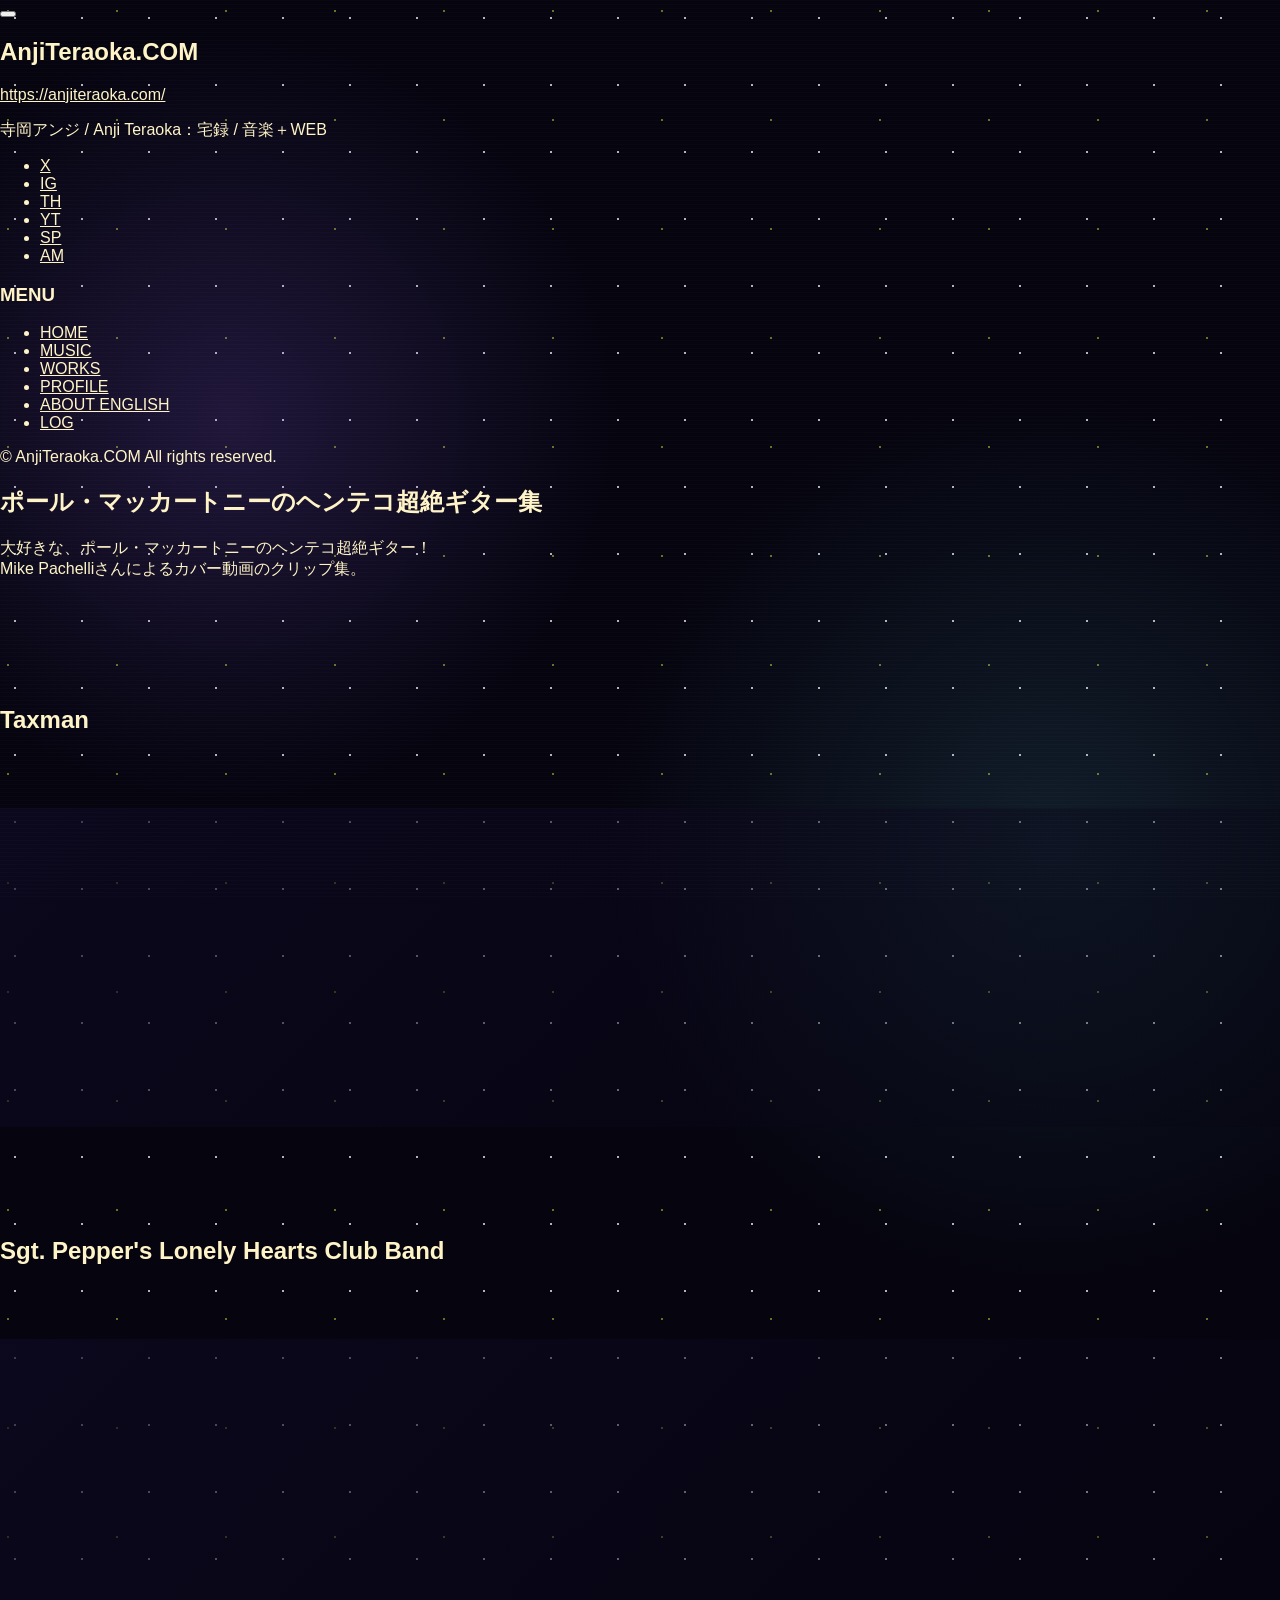
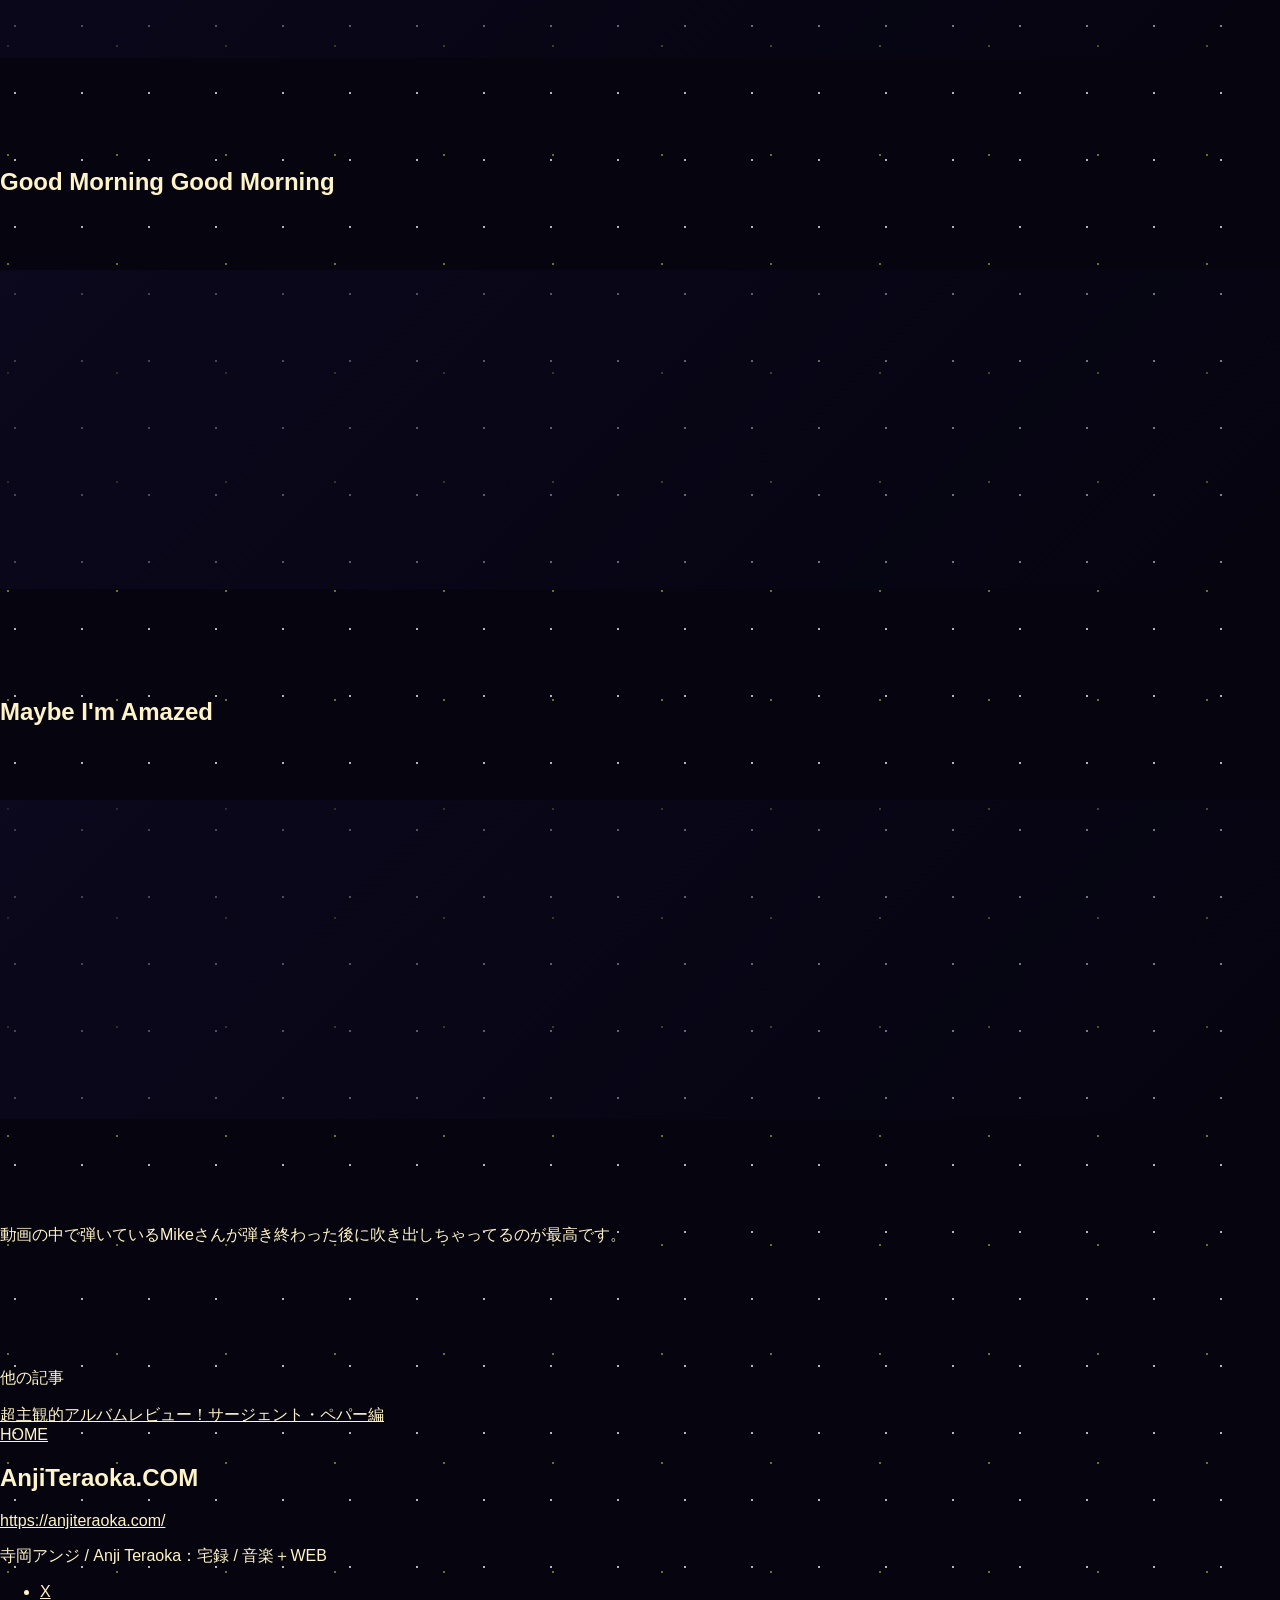
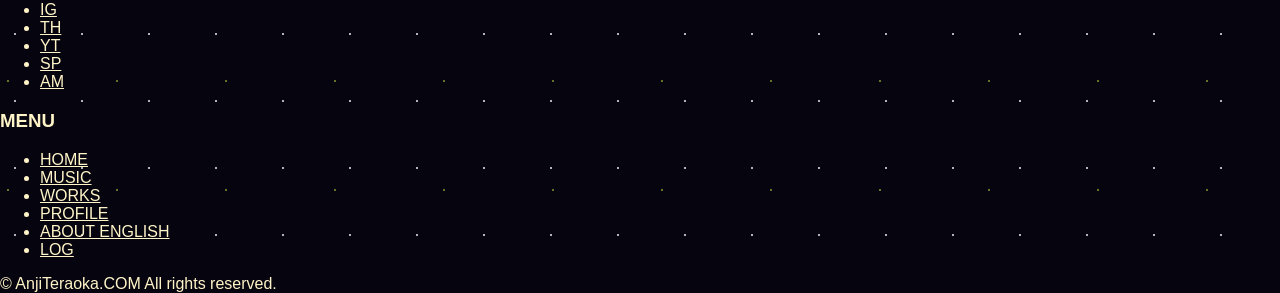
<file: maccaguitar.html>
<!DOCTYPE html>
<html lang="ja">
<head>
<!-- Global site tag (gtag.js) - Google Analytics -->
<script async src="https://www.googletagmanager.com/gtag/js?id=G-GHJ2TZVH37"></script>
<script>
  window.dataLayer = window.dataLayer || [];
  function gtag(){dataLayer.push(arguments);}
  gtag('js', new Date());

  gtag('config', 'G-GHJ2TZVH37');
</script>
<meta charset="UTF-8">
<title>ポール・マッカートニーのヘンテコ超絶ギター集</title>
<meta name="description" content="ポール・マッカートニーのヘンテコ超絶ギター集 - AnjiTeraoka.COM">
<meta name="viewport" content="width=device-width, initial-scale=1.0">
<link href="https://fonts.googleapis.com/css?family=Montserrat" rel="stylesheet">
<link rel="stylesheet" href="style.css">
<link rel="stylesheet" href="https://use.fontawesome.com/releases/v5.6.4/css/all.css">
<link rel="icon" type="image/png" href="img/favicon.png">


<style>
.sr-only {
	position: absolute;
	width: 1px;
	height: 1px;
	padding: 0;
	margin: -1px;
	overflow: hidden;
	clip: rect(0, 0, 0, 0);
	border: 0;
}
</style>










<script defer src="js/site.js"></script>
</head>
<body>

<header>
<button class="menu" type="button" aria-label="メニューを開閉" aria-controls="global-nav" aria-expanded="false">
        <span class="menu__line menu__line--top"></span>
        <span class="menu__line menu__line--center"></span>
        <span class="menu__line menu__line--bottom"></span>
    </button>
    <div class="gnav" id="global-nav">
<div class="container">
	<div class="gA">
		<h2>寺岡アンジのWEB</h2>
		<p>
		<a href="https://anjiteraoka.com/">https://anjiteraoka.com/</a>
		</p>

		<nav class="gD">
			<ul>
				<li><a href="https://twitter.com/anji_teraoka" target="_blank" rel="noopener noreferrer" class="sns">
					<span class="fa fa-twitter" aria-hidden="true"></span><span class="sr-only">Twitter</span>
				</a></li>

				<li><a href="https://www.instagram.com/anji_teraoka/" target="_blank" rel="noopener noreferrer" class="sns">
					<span class="fa fa-instagram" aria-hidden="true"></span><span class="sr-only">Instagram</span>
				</a></li>

				<li><a href="https://www.youtube.com/channel/UCvtMMAForO_xiLVogFC0wxw" target="_blank" rel="noopener noreferrer" class="sns">
					<span class="fa fa-youtube" aria-hidden="true"></span><span class="sr-only">YouTube</span>
				</a></li>
			</ul>
		</nav>
	</div>

	<nav class="gB">
		<div>
			<h3>MENU</h3>
			<ul>
			<li><a href="index.html">HOME</a></li>
			<li><a href="music.html">MUSIC</a></li>
<li><a href="profile.html">PROFILE</a></li>
			</ul>
		</div>
	</nav>

	<div class="gC">
		&#169; anjiteraoka.com All rights reserved.
	</div>
    </div>
</div>
</header>

<section class="conB">
<h1>ポール・マッカートニーのヘンテコ超絶ギター集</h1>
<div class="container">
	<div class="text2">

<p>大好きな、ポール・マッカートニーのヘンテコ超絶ギター！
<br>Mike Pachelliさんによるカバー動画のクリップ集。
</p><br><br><br><br><br>

<h2>Taxman</h2>
<br><br><br>
<div class="youtube">
  <iframe width="560" height="315" src="https://www.youtube.com/embed/CMzAhUkIh18?clip=Ugkx40MaXFIlk6X072EVJGccRcp3xZ-pqr-J&amp;clipt=EPq-JRigqCY" frameborder="0" allow="accelerometer; autoplay; encrypted-media; gyroscope; picture-in-picture" allowfullscreen></iframe>
</div>
<br><br><br><br><br>

<h2>Sgt. Pepper's Lonely Hearts Club Band</h2>
<br><br><br>
<div class="youtube">
  <iframe width="560" height="315" src="https://www.youtube.com/embed/CMzAhUkIh18?clip=Ugkx_tn5m04cMIsbAf2mGRUxUnOCkjZmhtN8&amp;clipt=EMHYMxiPrzQ" frameborder="0" allow="accelerometer; autoplay; encrypted-media; gyroscope; picture-in-picture" allowfullscreen></iframe>
</div>
<br><br><br><br><br>

<h2>Good Morning Good Morning</h2>
<br><br><br>
<div class="youtube">
  <iframe width="560" height="315" src="https://www.youtube.com/embed/CMzAhUkIh18?clip=Ugkx6DhvWP066vLohdfU7U34J3kKcUCaNJF8&amp;clipt=EMrrOBjn6zk" frameborder="0" allow="accelerometer; autoplay; encrypted-media; gyroscope; picture-in-picture" allowfullscreen></iframe>
</div>
<br><br><br><br><br>

<h2>Maybe I'm Amazed</h2>
<br><br><br>
<div class="youtube">
  <iframe width="560" height="315" src="https://www.youtube.com/embed/CMzAhUkIh18?clip=UgkxdijUrAMXhok-SI-CDphuLNwETX0tEfLJ&amp;clipt=EPntUBi3zFI" frameborder="0" allow="accelerometer; autoplay; encrypted-media; gyroscope; picture-in-picture" allowfullscreen></iframe>
</div>
<br><br><br><br><br>

<p>動画の中で弾いているMikeさんが弾き終わった後に吹き出しちゃってるのが最高です。</p>
<br><br><br><br><br>
<p>他の記事</p>
<a href="sgtpepper.html">超主観的アルバムレビュー！サージェント・ペパー編</a>


</div>
</div>

<div class="container">
<div class="text">
<a href="index.html">HOME</a>
</div>
</div>

</section>

<footer>
<div class="container">

	<div class="footA">
		<h2>寺岡アンジのWEB</h2>
		<p>
		<a href="https://anjiteraoka.com/">https://anjiteraoka.com/</a>
		</p>

		<nav class="footD">
			<ul>
				<li><a href="https://twitter.com/anji_teraoka" target="_blank" rel="noopener noreferrer" class="sns">
					<span class="fa fa-twitter" aria-hidden="true"></span><span class="sr-only">Twitter</span>
				</a></li>

				<li><a href="https://www.instagram.com/anji_teraoka/" target="_blank" rel="noopener noreferrer" class="sns">
					<span class="fa fa-instagram" aria-hidden="true"></span><span class="sr-only">Instagram</span>
				</a></li>

				<li><a href="https://www.youtube.com/channel/UCvtMMAForO_xiLVogFC0wxw" target="_blank" rel="noopener noreferrer" class="sns">
					<span class="fa fa-youtube" aria-hidden="true"></span><span class="sr-only">YouTube</span>
				</a></li>
			</ul>
		</nav>
	</div>

	<nav class="footB">
		<div>
			<h3>MENU</h3>
			<ul>
			<li><a href="index.html">HOME</a></li>
			<li><a href="music.html">MUSIC</a></li>
<li><a href="profile.html">PROFILE</a></li>
			</ul>
		</div>
	</nav>

	<div class="footC">
		&#169; anjiteraoka.com All rights reserved.
	</div>

</div>
</footer>


</body>
</html>
</file>
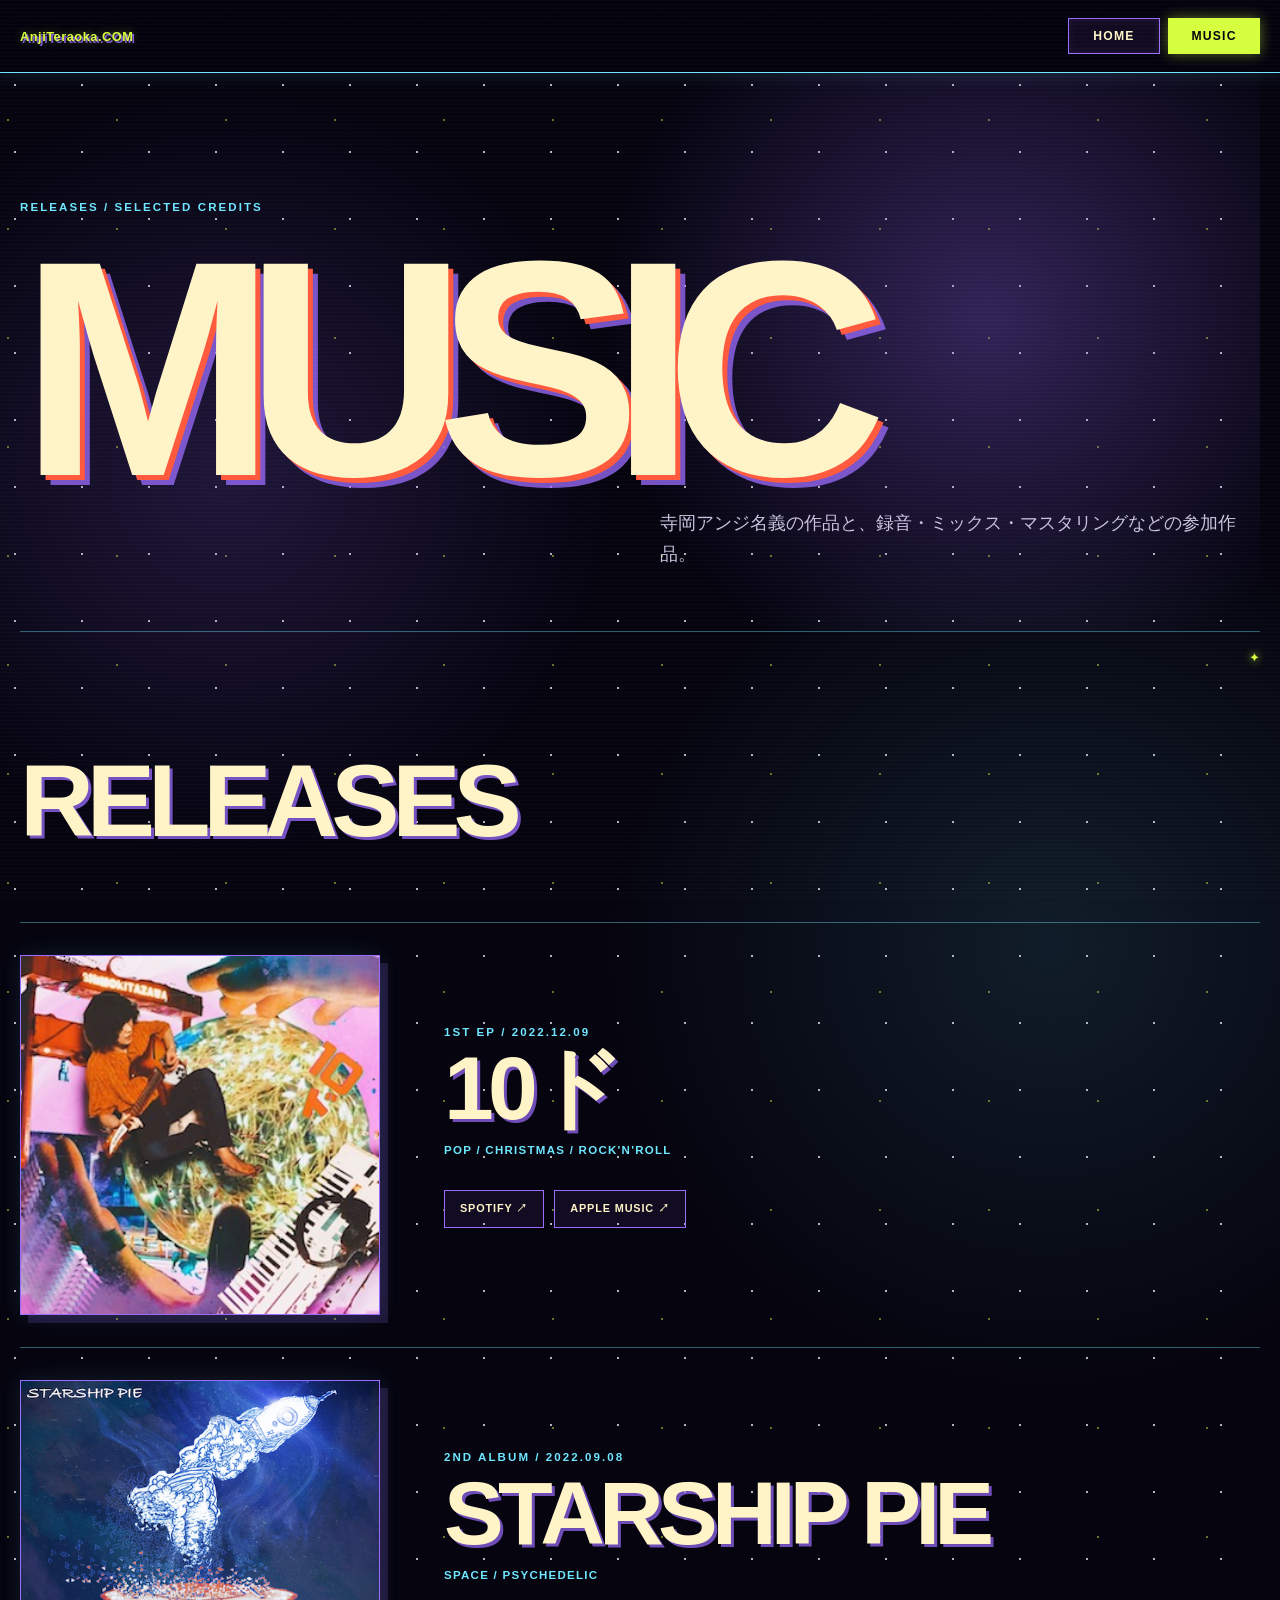
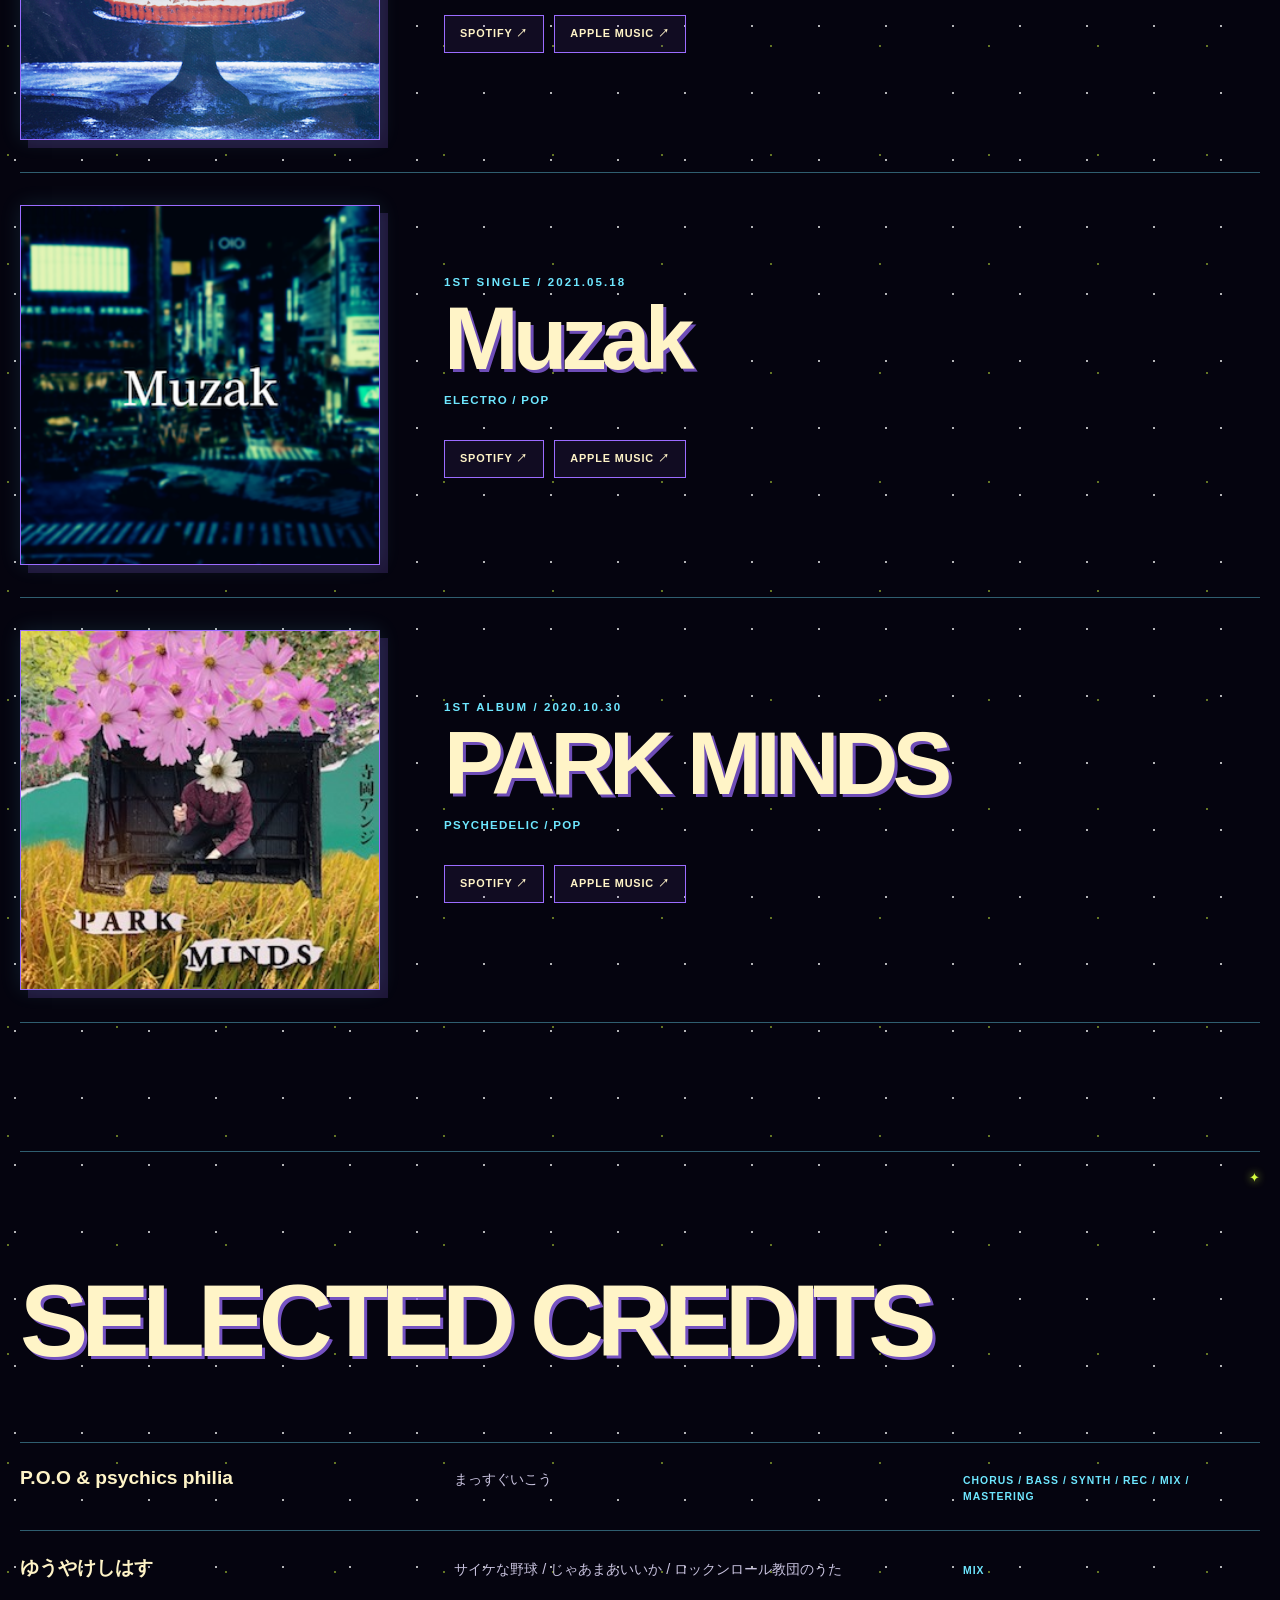
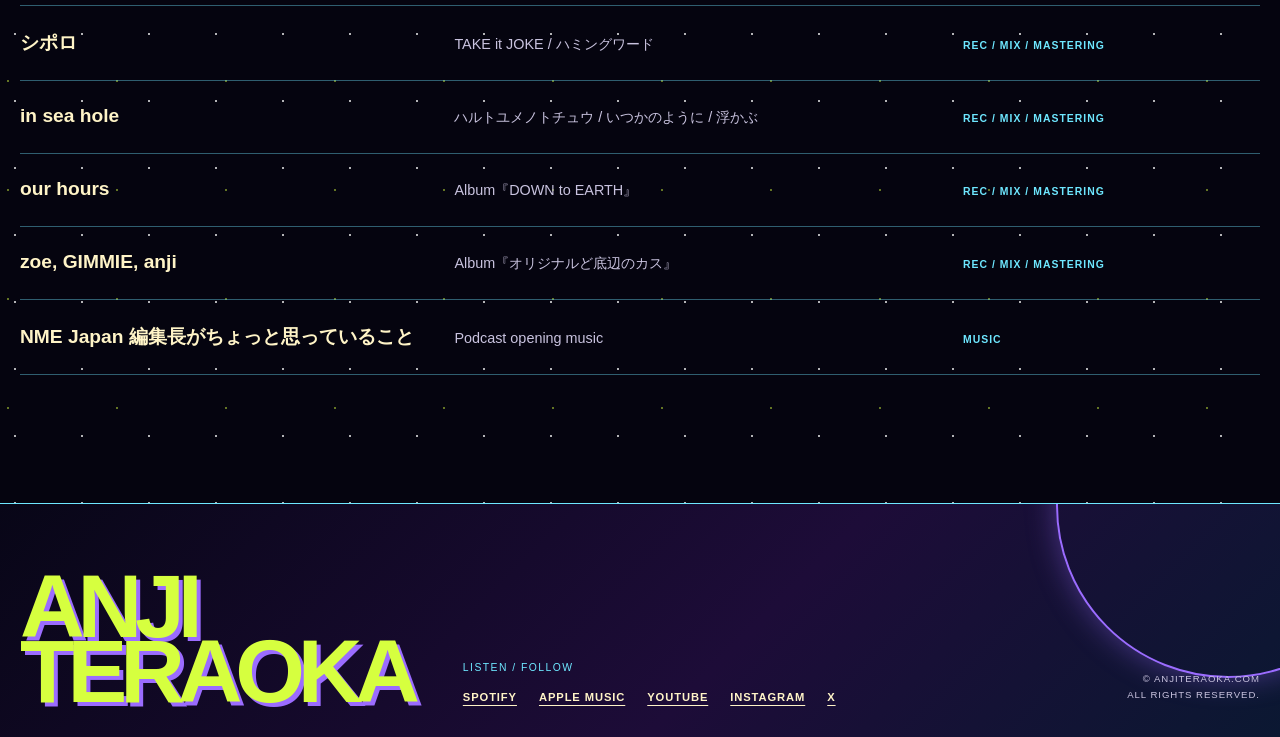
<file: music.html>
<!DOCTYPE html>
<html lang="ja">
<head>
<meta charset="UTF-8">
<meta name="viewport" content="width=device-width, initial-scale=1.0">
<title>MUSIC | 寺岡アンジ - AnjiTeraoka.COM</title>
<meta name="description" content="寺岡アンジのディスコグラフィーと、録音・ミックス・マスタリングなどの参加作品。">
<link rel="canonical" href="https://anjiteraoka.com/music.html">
<meta property="og:title" content="MUSIC | 寺岡アンジ">
<meta property="og:description" content="寺岡アンジのディスコグラフィーと制作実績。">
<meta property="og:type" content="website"><meta property="og:url" content="https://anjiteraoka.com/music.html">
<meta property="og:image" content="https://anjiteraoka.com/img/10do.jpg"><meta name="twitter:card" content="summary_large_image">
<link rel="stylesheet" href="style.css"><link rel="icon" type="image/png" href="img/favicon.png">
<script async src="https://www.googletagmanager.com/gtag/js?id=G-GHJ2TZVH37"></script>
<script>window.dataLayer=window.dataLayer||[];function gtag(){dataLayer.push(arguments)}gtag('js',new Date());gtag('config','G-GHJ2TZVH37');</script>
</head>
<body>
<header class="site-header">
  <div class="shell header-inner">
    <a class="wordmark" href="index.html" aria-label="AnjiTeraoka.COM ホーム"><span>AnjiTeraoka.COM</span></a>
    <nav aria-label="メインナビゲーション"><a href="index.html">HOME</a><a aria-current="page" href="music.html">MUSIC</a></nav>
  </div>
</header>
<main>
  <section class="music-hero shell">
    <p class="kicker">RELEASES / SELECTED CREDITS</p><h1>MUSIC</h1>
    <p>寺岡アンジ名義の作品と、録音・ミックス・マスタリングなどの参加作品。</p>
  </section>

  <section class="discography section-rule shell" aria-labelledby="discography-title">
    <div class="section-heading"><h2 id="discography-title">RELEASES</h2></div>
    <div class="release-list">
      <article class="release" id="10do"><img src="img/10do.jpg" alt="『10ド』ジャケット"><div class="release-info"><p class="eyebrow">1ST EP / 2022.12.09</p><h3>10ド</h3><p class="release-tags">POP / CHRISTMAS / ROCK'N'ROLL</p><p class="release-links"><a href="https://open.spotify.com/album/65dx0FtqQFjaxR14jsYGRO" target="_blank" rel="noopener noreferrer">SPOTIFY <span aria-hidden="true">↗</span></a><a href="https://music.apple.com/jp/album/10%E3%83%89-ep/1655291683" target="_blank" rel="noopener noreferrer">APPLE MUSIC <span aria-hidden="true">↗</span></a></p></div></article>
      <article class="release" id="starship-pie"><img src="img/ssp.jpg" alt="『STARSHIP PIE』ジャケット"><div class="release-info"><p class="eyebrow">2ND ALBUM / 2022.09.08</p><h3>STARSHIP PIE</h3><p class="release-tags">SPACE / PSYCHEDELIC</p><p class="release-links"><a href="https://open.spotify.com/album/1Eh0hmcQmvtByoEqdQBT89" target="_blank" rel="noopener noreferrer">SPOTIFY <span aria-hidden="true">↗</span></a><a href="https://music.apple.com/jp/album/starship-pie/1641309186" target="_blank" rel="noopener noreferrer">APPLE MUSIC <span aria-hidden="true">↗</span></a></p></div></article>
      <article class="release" id="muzak"><img src="img/muzak.png" alt="『Muzak』ジャケット"><div class="release-info"><p class="eyebrow">1ST SINGLE / 2021.05.18</p><h3>Muzak</h3><p class="release-tags">ELECTRO / POP</p><p class="release-links"><a href="https://open.spotify.com/album/0Bi0WKhWFezwqRKTS78mn9" target="_blank" rel="noopener noreferrer">SPOTIFY <span aria-hidden="true">↗</span></a><a href="https://music.apple.com/jp/album/muzak-single/1568258488" target="_blank" rel="noopener noreferrer">APPLE MUSIC <span aria-hidden="true">↗</span></a></p></div></article>
      <article class="release" id="park-minds"><img src="img/parkminds.jpg" alt="『PARK MINDS』ジャケット"><div class="release-info"><p class="eyebrow">1ST ALBUM / 2020.10.30</p><h3>PARK MINDS</h3><p class="release-tags">PSYCHEDELIC / POP</p><p class="release-links"><a href="https://open.spotify.com/album/39h5gLwv8D3JYjTavPGzPM" target="_blank" rel="noopener noreferrer">SPOTIFY <span aria-hidden="true">↗</span></a><a href="https://music.apple.com/jp/album/park-minds/1538384129" target="_blank" rel="noopener noreferrer">APPLE MUSIC <span aria-hidden="true">↗</span></a></p></div></article>
    </div>
  </section>

  <section class="credits section-rule shell" aria-labelledby="credits-title">
    <div class="section-heading"><h2 id="credits-title">SELECTED CREDITS</h2></div>
    <div class="credit-list">
      <article class="credit"><h3>P.O.O &amp; psychics philia</h3><p>まっすぐいこう</p><p class="credit-role">CHORUS / BASS / SYNTH / REC / MIX / MASTERING</p></article>
      <article class="credit"><h3>ゆうやけしはす</h3><p>サイケな野球 / じゃあまあいいか / ロックンロール教団のうた</p><p class="credit-role">MIX</p></article>
      <article class="credit"><h3>シポロ</h3><p>TAKE it JOKE / ハミングワード</p><p class="credit-role">REC / MIX / MASTERING</p></article>
      <article class="credit"><h3>in sea hole</h3><p>ハルトユメノトチュウ / いつかのように / 浮かぶ</p><p class="credit-role">REC / MIX / MASTERING</p></article>
      <article class="credit"><h3>our hours</h3><p>Album『DOWN to EARTH』</p><p class="credit-role">REC / MIX / MASTERING</p></article>
      <article class="credit"><h3>zoe, GIMMIE, anji</h3><p>Album『オリジナルど底辺のカス』</p><p class="credit-role">REC / MIX / MASTERING</p></article>
      <article class="credit"><h3>NME Japan 編集長がちょっと思っていること</h3><p>Podcast opening music</p><p class="credit-role">MUSIC</p></article>
    </div>
  </section>
</main>
<footer class="site-footer">
  <div class="shell footer-grid">
    <p class="footer-mark">ANJI<br>TERAOKA</p>
    <div><p class="footer-label">LISTEN / FOLLOW</p><p class="footer-links">
      <a href="https://open.spotify.com/artist/31FfWVdW1IUmPgLoRbSGpS" target="_blank" rel="noopener noreferrer">SPOTIFY</a><a href="https://music.apple.com/jp/artist/1538384131" target="_blank" rel="noopener noreferrer">APPLE MUSIC</a><a href="https://www.youtube.com/@anji_teraoka" target="_blank" rel="noopener noreferrer">YOUTUBE</a><a href="https://www.instagram.com/anji_teraoka/" target="_blank" rel="noopener noreferrer">INSTAGRAM</a><a href="https://x.com/anji_teraoka" target="_blank" rel="noopener noreferrer">X</a>
    </p></div>
    <p class="copyright">© ANJITERAOKA.COM<br>ALL RIGHTS RESERVED.</p>
  </div>
</footer>
</body>
</html>
</file>
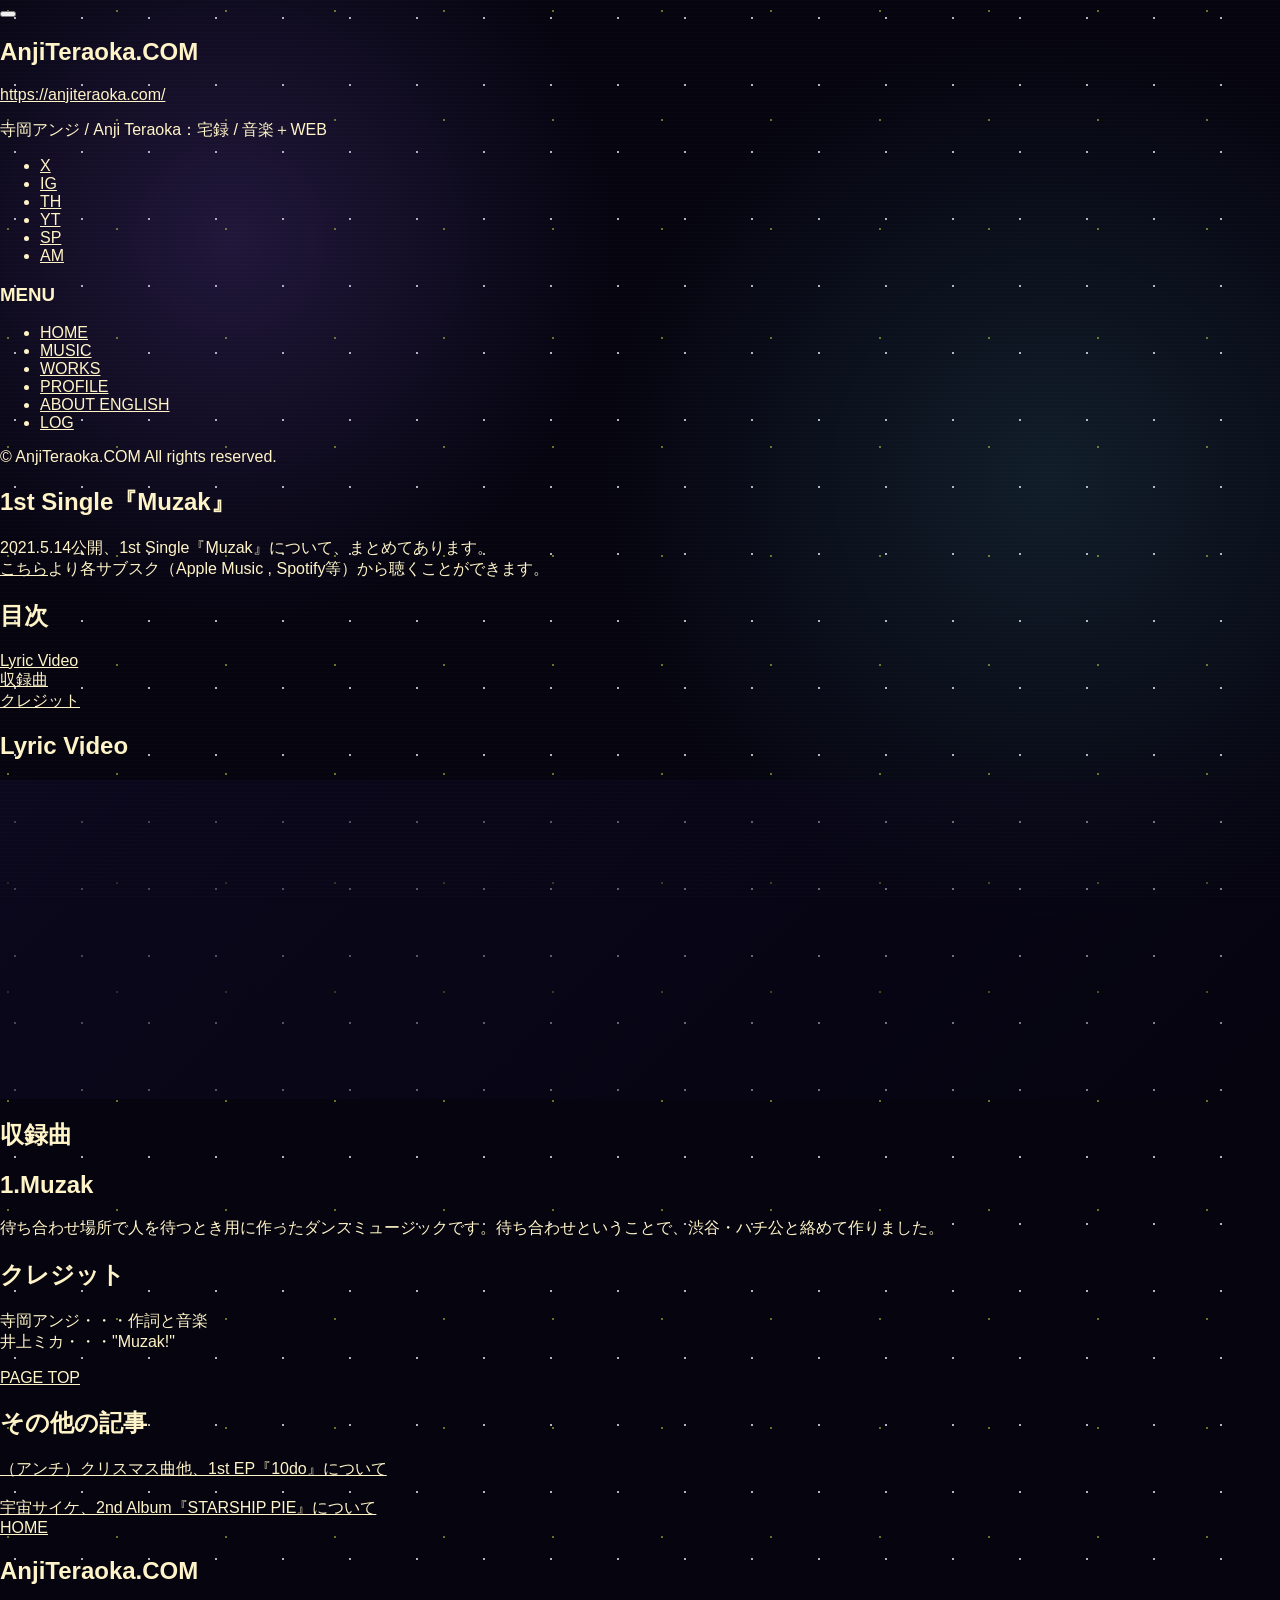
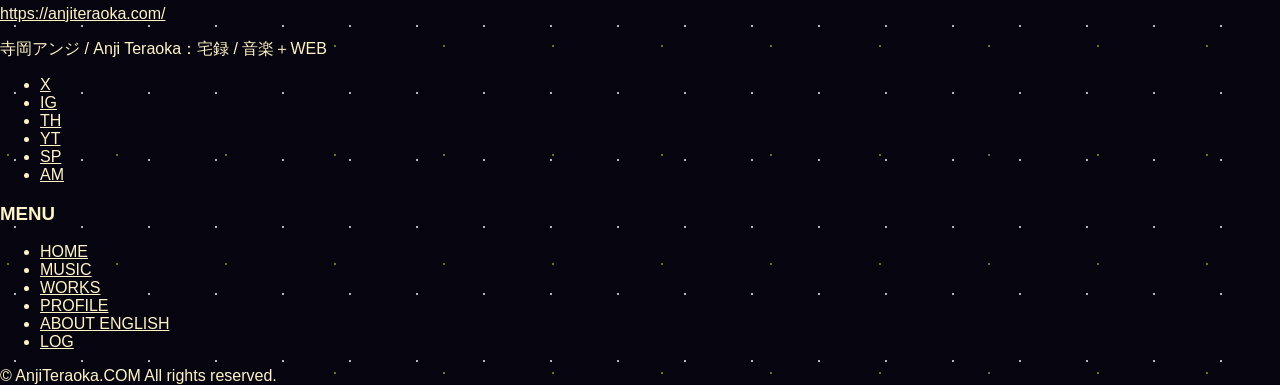
<file: muzak.html>
<!DOCTYPE html>
<html lang="ja">
<head>
<!-- Global site tag (gtag.js) - Google Analytics -->
<script async src="https://www.googletagmanager.com/gtag/js?id=G-GHJ2TZVH37"></script>
<script>
  window.dataLayer = window.dataLayer || [];
  function gtag(){dataLayer.push(arguments);}
  gtag('js', new Date());

  gtag('config', 'G-GHJ2TZVH37');
</script>


<meta charset="UTF-8">
<title>1st Single『Muzak』</title>
<meta name="description" content="1st Single『Muzak』 - AnjiTeraoka.COM">
<meta name="viewport" content="width=device-width, initial-scale=1.0">
<link href="https://fonts.googleapis.com/css?family=Montserrat" rel="stylesheet">
<link rel="stylesheet" href="style.css">
<link rel="stylesheet" href="https://use.fontawesome.com/releases/v5.6.4/css/all.css">
<link rel="icon" type="image/png" href="img/favicon.png">


<style>
.sr-only {
	position: absolute;
	width: 1px;
	height: 1px;
	padding: 0;
	margin: -1px;
	overflow: hidden;
	clip: rect(0, 0, 0, 0);
	border: 0;
}
</style>







<script defer src="js/site.js"></script>
</head>
<body>

<header>
<button class="menu" type="button" aria-label="メニューを開閉" aria-controls="global-nav" aria-expanded="false">
        <span class="menu__line menu__line--top"></span>
        <span class="menu__line menu__line--center"></span>
        <span class="menu__line menu__line--bottom"></span>
    </button>
    <div class="gnav" id="global-nav">
<div class="container">
	<div class="gA">
		<h2>AnjiTeraoka.COM</h2>
		<p>
		<a href="https://anjiteraoka.com/">https://anjiteraoka.com/</a>
		</p>

		<nav class="gD">
			<ul>
				<li><a href="https://twitter.com/anji_teraoka" target="_blank" rel="noopener noreferrer" class="sns">
					<span class="fa fa-twitter" aria-hidden="true"></span><span class="sr-only">Twitter</span>
				</a></li>

				<li><a href="https://www.instagram.com/anji_teraoka/" target="_blank" rel="noopener noreferrer" class="sns">
					<span class="fa fa-instagram" aria-hidden="true"></span><span class="sr-only">Instagram</span>
				</a></li>

				<li><a href="https://www.youtube.com/channel/UCvtMMAForO_xiLVogFC0wxw" target="_blank" rel="noopener noreferrer" class="sns">
					<span class="fa fa-youtube" aria-hidden="true"></span><span class="sr-only">YouTube</span>
				</a></li>
			</ul>
		</nav>
	</div>

	<nav class="gB">
		<div>
			<h3>MENU</h3>
			<ul>
			<li><a href="index.html">HOME</a></li>
			<li><a href="music.html">MUSIC</a></li>
			</ul>
		</div>
	</nav>

	<div class="gC">
		&#169; AnjiTeraoka.COM All rights reserved.
	</div>
    </div>
</div>
</header>

<section class="conB">
<h1>1st Single『Muzak』</h1>

<div class="container">
<div class="text2">
<p>2021.5.14公開、1st Single『Muzak』について、まとめてあります。
<br><a href="https://big-up.style/ZBH6xCgbj0" target="_blank" rel="noopener noreferrer">こちら</a>より各サブスク（Apple Music , Spotify等）から聴くことができます。</p>
</div></div>

<div class="container">
<div class="text2w">
<h2>目次</h2>
<a href="#2">Lyric Video</a><br>
<a href="#1">収録曲</a><br>
<a href="#4">クレジット</a>
</div></div>

<h1 id="2">Lyric Video</h1>
<div class="container">
<div class="youtube">
<iframe width="560" height="315" src="https://www.youtube.com/embed/tw131CEpB98?rel=0" title="Muzak lyric video" loading="lazy" frameborder="0" allow="accelerometer; autoplay; encrypted-media; gyroscope; picture-in-picture" allowfullscreen></iframe>
</div></div>



<h1 id="1">収録曲</h1>
<div class="container">
<div class="text2">

<h2>1.Muzak</h2>
<p>待ち合わせ場所で人を待つとき用に作ったダンスミュージックです。待ち合わせということで、渋谷・ハチ公と絡めて作りました。</p>

</div></div>

<h1 id="4">クレジット</h1>
<div class="container">
<div class="text2">

<p>寺岡アンジ・・・作詞と音楽
<br>井上ミカ・・・"Muzak!"</p>
</div></div>

<div class="container">
<div class="text">
<a href="#">PAGE TOP</a>
</div></div>

<div class="container">
<div class="text2">
<h2>その他の記事</h2>
<a href="10do.html">（アンチ）クリスマス曲他、1st EP『10do』について</a>
<br><br><a href="ssp.html">宇宙サイケ、2nd Album『STARSHIP PIE』について</a>
</div>
</div>

<div class="container">
<div class="text">
<a href="index.html">HOME</a>
</div></div>

</section>

<footer>
<div class="container">

	<div class="footA">
		<h2>AnjiTeraoka.COM</h2>
		<p>
		<a href="https://anjiteraoka.com/">https://anjiteraoka.com/</a>
		</p>

		<nav class="footD">
			<ul>
				<li><a href="https://twitter.com/anji_teraoka" target="_blank" rel="noopener noreferrer" class="sns">
					<span class="fa fa-twitter" aria-hidden="true"></span><span class="sr-only">Twitter</span>
				</a></li>

				<li><a href="https://www.instagram.com/anji_teraoka/" target="_blank" rel="noopener noreferrer" class="sns">
					<span class="fa fa-instagram" aria-hidden="true"></span><span class="sr-only">Instagram</span>
				</a></li>

				<li><a href="https://www.youtube.com/channel/UCvtMMAForO_xiLVogFC0wxw" target="_blank" rel="noopener noreferrer" class="sns">
					<span class="fa fa-youtube" aria-hidden="true"></span><span class="sr-only">YouTube</span>
				</a></li>
			</ul>
		</nav>
	</div>

	<nav class="footB">
		<div>
			<h3>MENU</h3>
			<ul>
			<li><a href="index.html">HOME</a></li>
			<li><a href="music.html">MUSIC</a></li>
			</ul>
		</div>
	</nav>

	<div class="footC">
		&#169; AnjiTeraoka.COM All rights reserved.
	</div>

</div>
</footer>



</body>
</html>
</file>
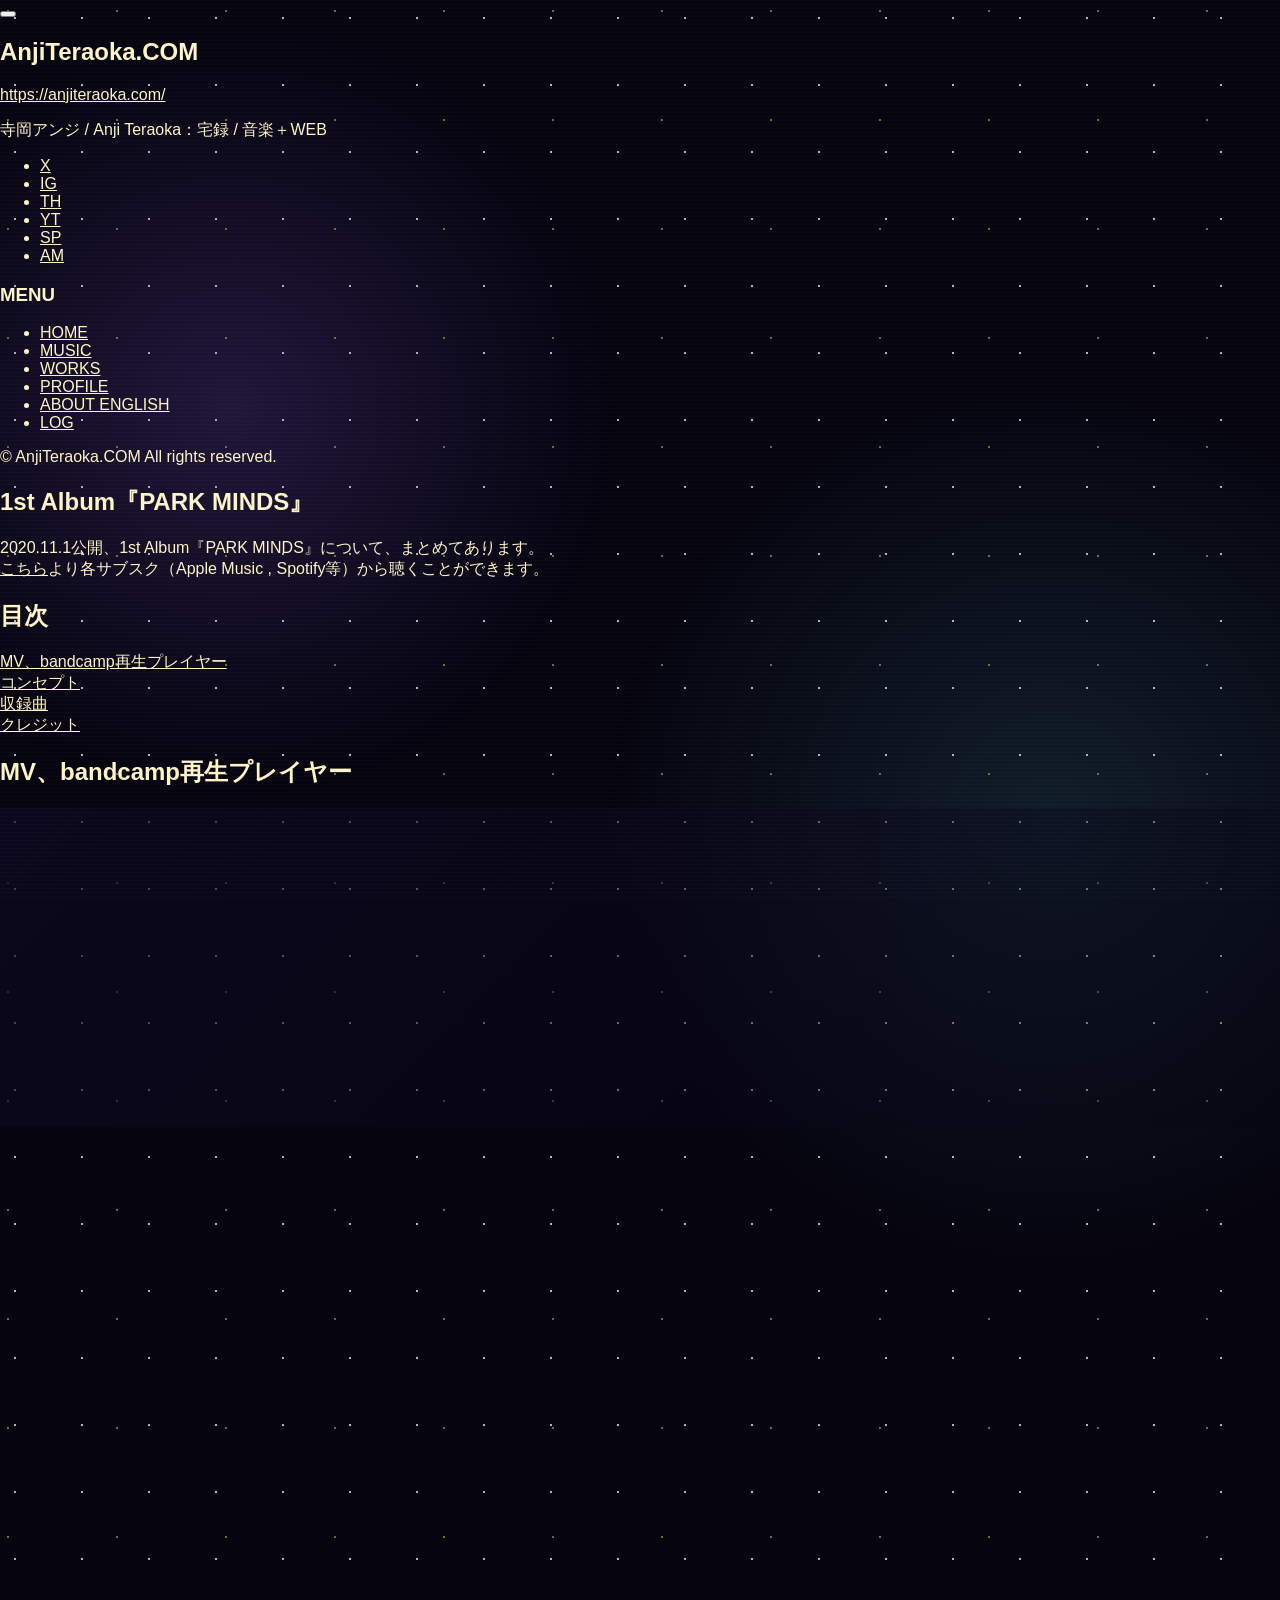
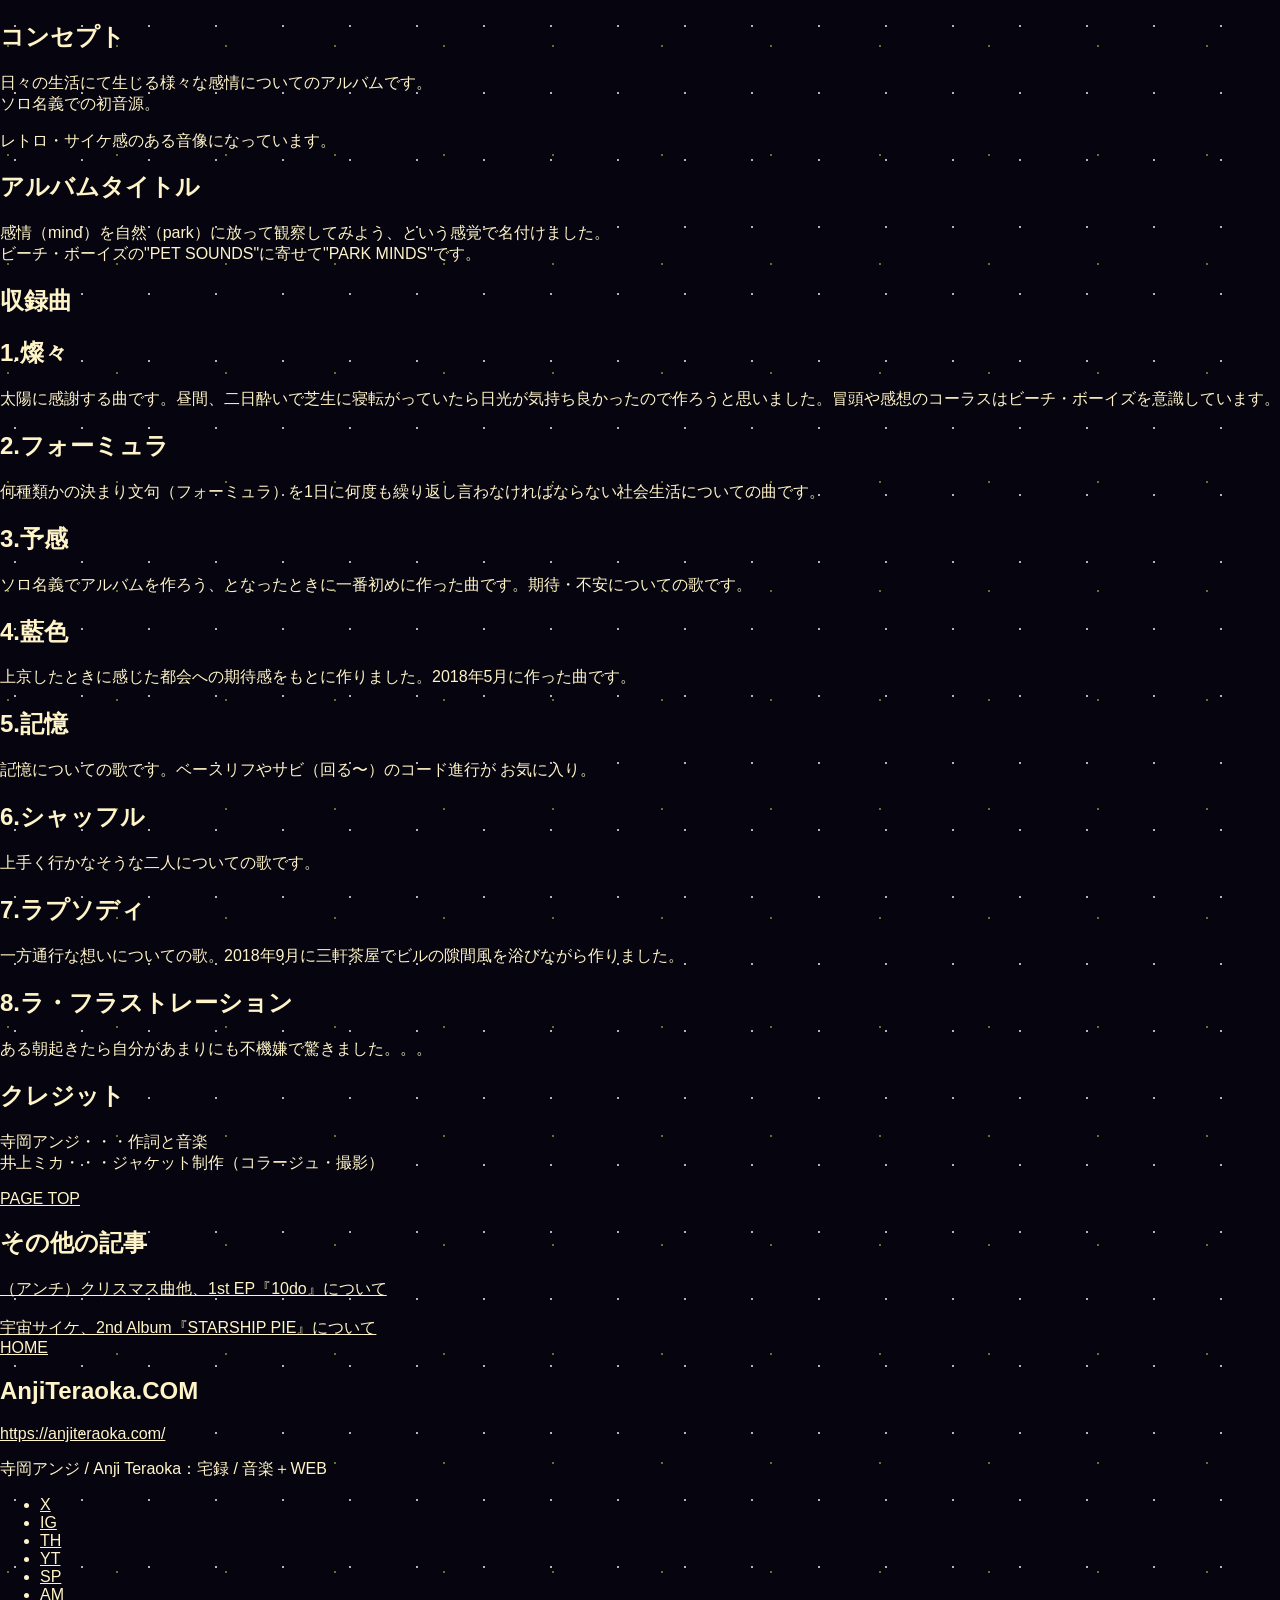
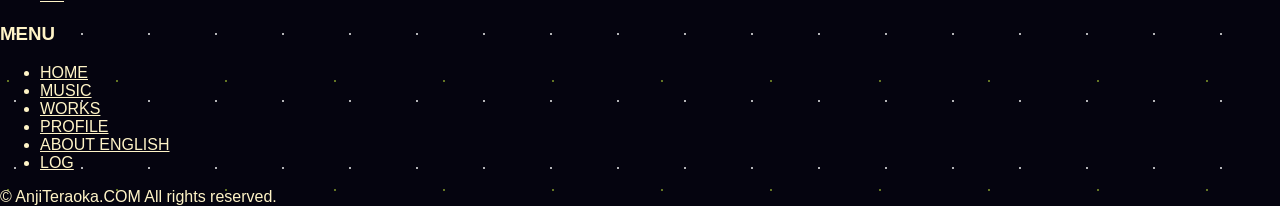
<file: pm.html>
<!DOCTYPE html>
<html lang="ja">
<head>
<!-- Global site tag (gtag.js) - Google Analytics -->
<script async src="https://www.googletagmanager.com/gtag/js?id=G-GHJ2TZVH37"></script>
<script>
  window.dataLayer = window.dataLayer || [];
  function gtag(){dataLayer.push(arguments);}
  gtag('js', new Date());

  gtag('config', 'G-GHJ2TZVH37');
</script>


<meta charset="UTF-8">
<title>1st Album『PARK MINDS』</title>
<meta name="description" content="1st Album『PARK MINDS』 - AnjiTeraoka.COM">
<meta name="viewport" content="width=device-width, initial-scale=1.0">
<link href="https://fonts.googleapis.com/css?family=Montserrat" rel="stylesheet">
<link rel="stylesheet" href="style.css">
<link rel="stylesheet" href="https://use.fontawesome.com/releases/v5.6.4/css/all.css">
<link rel="icon" type="image/png" href="img/favicon.png">


<style>
.sr-only {
	position: absolute;
	width: 1px;
	height: 1px;
	padding: 0;
	margin: -1px;
	overflow: hidden;
	clip: rect(0, 0, 0, 0);
	border: 0;
}
</style>







<script defer src="js/site.js"></script>
</head>
<body>

<header>
<button class="menu" type="button" aria-label="メニューを開閉" aria-controls="global-nav" aria-expanded="false">
        <span class="menu__line menu__line--top"></span>
        <span class="menu__line menu__line--center"></span>
        <span class="menu__line menu__line--bottom"></span>
    </button>
    <div class="gnav" id="global-nav">
<div class="container">
	<div class="gA">
		<h2>AnjiTeraoka.COM</h2>
		<p>
		<a href="https://anjiteraoka.com/">https://anjiteraoka.com/</a>
		</p>

		<nav class="gD">
			<ul>
				<li><a href="https://twitter.com/anji_teraoka" target="_blank" rel="noopener noreferrer" class="sns">
					<span class="fa fa-twitter" aria-hidden="true"></span><span class="sr-only">Twitter</span>
				</a></li>

				<li><a href="https://www.instagram.com/anji_teraoka/" target="_blank" rel="noopener noreferrer" class="sns">
					<span class="fa fa-instagram" aria-hidden="true"></span><span class="sr-only">Instagram</span>
				</a></li>

				<li><a href="https://www.youtube.com/channel/UCvtMMAForO_xiLVogFC0wxw" target="_blank" rel="noopener noreferrer" class="sns">
					<span class="fa fa-youtube" aria-hidden="true"></span><span class="sr-only">YouTube</span>
				</a></li>
			</ul>
		</nav>
	</div>

	<nav class="gB">
		<div>
			<h3>MENU</h3>
			<ul>
			<li><a href="index.html">HOME</a></li>
			<li><a href="music.html">MUSIC</a></li>
			</ul>
		</div>
	</nav>

	<div class="gC">
		&#169; AnjiTeraoka.COM All rights reserved.
	</div>
    </div>
</div>
</header>

<section class="conB">
<h1>1st Album『PARK MINDS』</h1>

<div class="container">
<div class="text2">
<p>2020.11.1公開、1st Album『PARK MINDS』について、まとめてあります。
<br><a href="https://big-up.style/wa9yJdmZTf" target="_blank" rel="noopener noreferrer">こちら</a>より各サブスク（Apple Music , Spotify等）から聴くことができます。</p>
</div></div>

<div class="container">
<div class="text2w">
<h2>目次</h2>
<a href="#2">MV、bandcamp再生プレイヤー</a><br>
<a href="#3">コンセプト</a><br>
<a href="#1">収録曲</a><br>
<a href="#4">クレジット</a>
</div></div>

<h1 id="2">MV、bandcamp再生プレイヤー</h1>
<div class="container">
<div class="youtube">
<iframe width="560" height="315" src="https://www.youtube.com/embed/oPtixHpBpVE?rel=0" title="PARK MINDS music video" loading="lazy" frameborder="0" allow="accelerometer; autoplay; encrypted-media; gyroscope; picture-in-picture" allowfullscreen></iframe>
</div></div>

<div class="container">
<div class="text">
<iframe style="border: 0; width: 350px; height: 470px;" src="https://bandcamp.com/EmbeddedPlayer/album=210119021/size=large/bgcol=ffffff/linkcol=f171a2/tracklist=false/transparent=true/" seamless><a href="https://anjiteraoka.bandcamp.com/album/park-minds">PARK MINDS by 寺岡アンジ</a></iframe>
</div></div>

<h1 id="3">コンセプト</h1>
<div class="container">
<div class="text2">
<p>日々の生活にて生じる様々な感情についてのアルバムです。
<br>ソロ名義での初音源。</p>
<p>レトロ・サイケ感のある音像になっています。
</p>
<h2>アルバムタイトル</h2>
<p>感情（mind）を自然（park）に放って観察してみよう、という感覚で名付けました。
<br>ビーチ・ボーイズの"PET SOUNDS"に寄せて"PARK MINDS"です。</p>
</div></div>

<h1 id="1">収録曲</h1>
<div class="container">
<div class="text2 fadeUpTrigger">

<h2 class="fadeUpTrigger">1.燦々</h2>
<p class="fadeUpTrigger">太陽に感謝する曲です。昼間、二日酔いで芝生に寝転がっていたら日光が気持ち良かったので作ろうと思いました。冒頭や感想のコーラスはビーチ・ボーイズを意識しています。</p>

<h2 class="fadeUpTrigger">2.フォーミュラ</h2>
<p class="fadeUpTrigger">何種類かの決まり文句（フォーミュラ）を1日に何度も繰り返し言わなければならない社会生活についての曲です。</p>

<h2 class="fadeUpTrigger">3.予感</h2>
<p class="fadeUpTrigger">ソロ名義でアルバムを作ろう、となったときに一番初めに作った曲です。期待・不安についての歌です。</p>

<h2 class="fadeUpTrigger">4.藍色</h2>
<p class="fadeUpTrigger">上京したときに感じた都会への期待感をもとに作りました。2018年5月に作った曲です。</p>

<h2 class="fadeUpTrigger">5.記憶</h2>
<p class="fadeUpTrigger">記憶についての歌です。ベースリフやサビ（回る〜）のコード進行が
お気に入り。</p>

<h2 class="fadeUpTrigger">6.シャッフル</h2>
<p class="fadeUpTrigger">上手く行かなそうな二人についての歌です。</p>

<h2 class="fadeUpTrigger">7.ラプソディ</h2>
<p class="fadeUpTrigger">一方通行な想いについての歌。2018年9月に三軒茶屋でビルの隙間風を浴びながら作りました。</p>
<h2 class="fadeUpTrigger">8.ラ・フラストレーション</h2>
<p class="fadeUpTrigger">ある朝起きたら自分があまりにも不機嫌で驚きました。。。</p>

</div></div>

<h1 id="4">クレジット</h1>
<div class="container">
<div class="text2">

<p>寺岡アンジ・・・作詞と音楽
<br>井上ミカ・・・ジャケット制作（コラージュ・撮影）</p>
</div></div>

<div class="container">
<div class="text">
<a href="#">PAGE TOP</a>
</div></div>

<div class="container">
<div class="text2">
<h2>その他の記事</h2>
<a href="10do.html">（アンチ）クリスマス曲他、1st EP『10do』について</a>
<br><br><a href="ssp.html">宇宙サイケ、2nd Album『STARSHIP PIE』について</a>
</div>
</div>

<div class="container">
<div class="text">
<a href="index.html">HOME</a>
</div></div>

</section>

<footer>
<div class="container">

	<div class="footA">
		<h2>AnjiTeraoka.COM</h2>
		<p>
		<a href="https://anjiteraoka.com/">https://anjiteraoka.com/</a>
		</p>

		<nav class="footD">
			<ul>
				<li><a href="https://twitter.com/anji_teraoka" target="_blank" rel="noopener noreferrer" class="sns">
					<span class="fa fa-twitter" aria-hidden="true"></span><span class="sr-only">Twitter</span>
				</a></li>

				<li><a href="https://www.instagram.com/anji_teraoka/" target="_blank" rel="noopener noreferrer" class="sns">
					<span class="fa fa-instagram" aria-hidden="true"></span><span class="sr-only">Instagram</span>
				</a></li>

				<li><a href="https://www.youtube.com/channel/UCvtMMAForO_xiLVogFC0wxw" target="_blank" rel="noopener noreferrer" class="sns">
					<span class="fa fa-youtube" aria-hidden="true"></span><span class="sr-only">YouTube</span>
				</a></li>
			</ul>
		</nav>
	</div>

	<nav class="footB">
		<div>
			<h3>MENU</h3>
			<ul>
			<li><a href="index.html">HOME</a></li>
			<li><a href="music.html">MUSIC</a></li>
			</ul>
		</div>
	</nav>

	<div class="footC">
		&#169; AnjiTeraoka.COM All rights reserved.
	</div>

</div>
</footer>



</body>
</html>
</file>
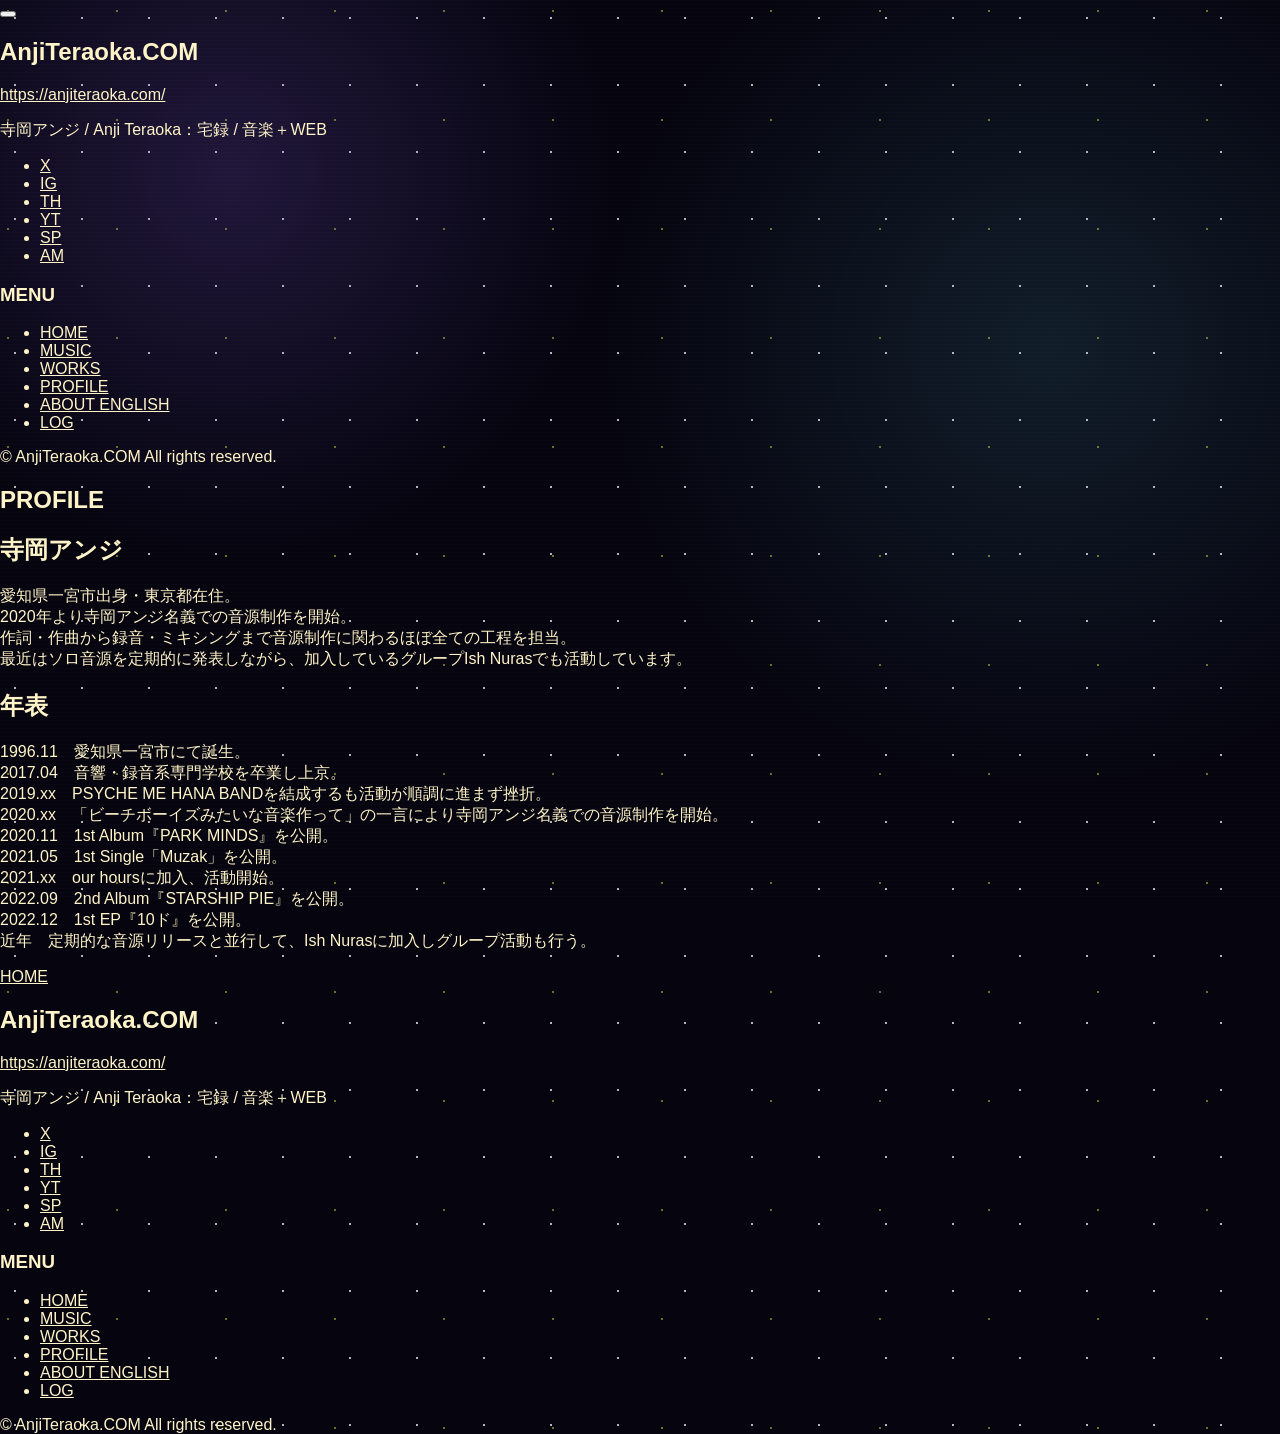
<file: profile.html>
<!DOCTYPE html>
<html lang="ja">
<head>
<!-- Global site tag (gtag.js) - Google Analytics -->
<script async src="https://www.googletagmanager.com/gtag/js?id=G-GHJ2TZVH37"></script>
<script>
  window.dataLayer = window.dataLayer || [];
  function gtag(){dataLayer.push(arguments);}
  gtag('js', new Date());

  gtag('config', 'G-GHJ2TZVH37');
</script>
<meta charset="UTF-8">
<title>PROFILE | 寺岡アンジ</title>
<meta name="description" content="PROFILE | 寺岡アンジ - AnjiTeraoka.COM">
<meta name="viewport" content="width=device-width, initial-scale=1.0">
<link href="https://fonts.googleapis.com/css?family=Montserrat" rel="stylesheet">
<link rel="stylesheet" href="style.css">
<link rel="stylesheet" href="https://use.fontawesome.com/releases/v5.6.4/css/all.css">
<link rel="icon" type="image/png" href="img/favicon.png">


<style>
.sr-only {
	position: absolute;
	width: 1px;
	height: 1px;
	padding: 0;
	margin: -1px;
	overflow: hidden;
	clip: rect(0, 0, 0, 0);
	border: 0;
}
</style>










<script defer src="js/site.js"></script>
</head>
<body>

<header>
<button class="menu" type="button" aria-label="メニューを開閉" aria-controls="global-nav" aria-expanded="false">
        <span class="menu__line menu__line--top"></span>
        <span class="menu__line menu__line--center"></span>
        <span class="menu__line menu__line--bottom"></span>
    </button>
    <div class="gnav" id="global-nav">
<div class="container">
	<div class="gA">
		<h2>寺岡アンジのWEB</h2>
		<p>
		<a href="https://anjiteraoka.com/">https://anjiteraoka.com/</a>
		</p>

		<nav class="gD">
			<ul>
				<li><a href="https://twitter.com/anji_teraoka" target="_blank" rel="noopener noreferrer" class="sns">
					<span class="fa fa-twitter" aria-hidden="true"></span><span class="sr-only">Twitter</span>
				</a></li>

				<li><a href="https://www.instagram.com/anji_teraoka/" target="_blank" rel="noopener noreferrer" class="sns">
					<span class="fa fa-instagram" aria-hidden="true"></span><span class="sr-only">Instagram</span>
				</a></li>

				<li><a href="https://www.youtube.com/channel/UCvtMMAForO_xiLVogFC0wxw" target="_blank" rel="noopener noreferrer" class="sns">
					<span class="fa fa-youtube" aria-hidden="true"></span><span class="sr-only">YouTube</span>
				</a></li>
			</ul>
		</nav>
	</div>

	<nav class="gB">
		<div>
			<h3>MENU</h3>
			<ul>
			<li><a href="index.html">HOME</a></li>
			<li><a href="music.html">MUSIC</a></li>
<li><a href="profile.html">PROFILE</a></li>
			</ul>
		</div>
	</nav>

	<div class="gC">
		&#169; anjiteraoka.com All rights reserved.
	</div>
    </div>
</div>
</header>

<section class="conB">
<h1>PROFILE</h1>
<div class="container">
	<div class="text2">
<h2>寺岡アンジ</h2>
<p>愛知県一宮市出身・東京都在住。
<br>2020年より寺岡アンジ名義での音源制作を開始。
<br>作詞・作曲から録音・ミキシングまで音源制作に関わるほぼ全ての工程を担当。
<br>最近はソロ音源を定期的に発表しながら、加入しているグループIsh Nurasでも活動しています。
</p>
<h2>年表</h2>
<p>1996.11　愛知県一宮市にて誕生。
<br>2017.04　音響・録音系専門学校を卒業し上京。
<br>2019.xx　PSYCHE ME HANA BANDを結成するも活動が順調に進まず挫折。
<br>2020.xx　「ビーチボーイズみたいな音楽作って」の一言により寺岡アンジ名義での音源制作を開始。
<br>2020.11　1st Album『PARK MINDS』を公開。
<br>2021.05　1st Single「Muzak」を公開。
<br>2021.xx　our hoursに加入、活動開始。
<br>2022.09　2nd Album『STARSHIP PIE』を公開。
<br>2022.12　1st EP『10ド』を公開。
<br>近年　定期的な音源リリースと並行して、Ish Nurasに加入しグループ活動も行う。
</p>

</div>
</div>

<div class="container">
<div class="text">
<a href="index.html">HOME</a>
</div>
</div>

</section>

<footer>
<div class="container">

	<div class="footA">
		<h2>寺岡アンジのWEB</h2>
		<p>
		<a href="https://anjiteraoka.com/">https://anjiteraoka.com/</a>
		</p>

		<nav class="footD">
			<ul>
				<li><a href="https://twitter.com/anji_teraoka" target="_blank" rel="noopener noreferrer" class="sns">
					<span class="fa fa-twitter" aria-hidden="true"></span><span class="sr-only">Twitter</span>
				</a></li>

				<li><a href="https://www.instagram.com/anji_teraoka/" target="_blank" rel="noopener noreferrer" class="sns">
					<span class="fa fa-instagram" aria-hidden="true"></span><span class="sr-only">Instagram</span>
				</a></li>

				<li><a href="https://www.youtube.com/channel/UCvtMMAForO_xiLVogFC0wxw" target="_blank" rel="noopener noreferrer" class="sns">
					<span class="fa fa-youtube" aria-hidden="true"></span><span class="sr-only">YouTube</span>
				</a></li>
			</ul>
		</nav>
	</div>

	<nav class="footB">
		<div>
			<h3>MENU</h3>
			<ul>
			<li><a href="index.html">HOME</a></li>
			<li><a href="music.html">MUSIC</a></li>
<li><a href="profile.html">PROFILE</a></li>
			</ul>
		</div>
	</nav>

	<div class="footC">
		&#169; anjiteraoka.com All rights reserved.
	</div>

</div>
</footer>


</body>
</html>
</file>
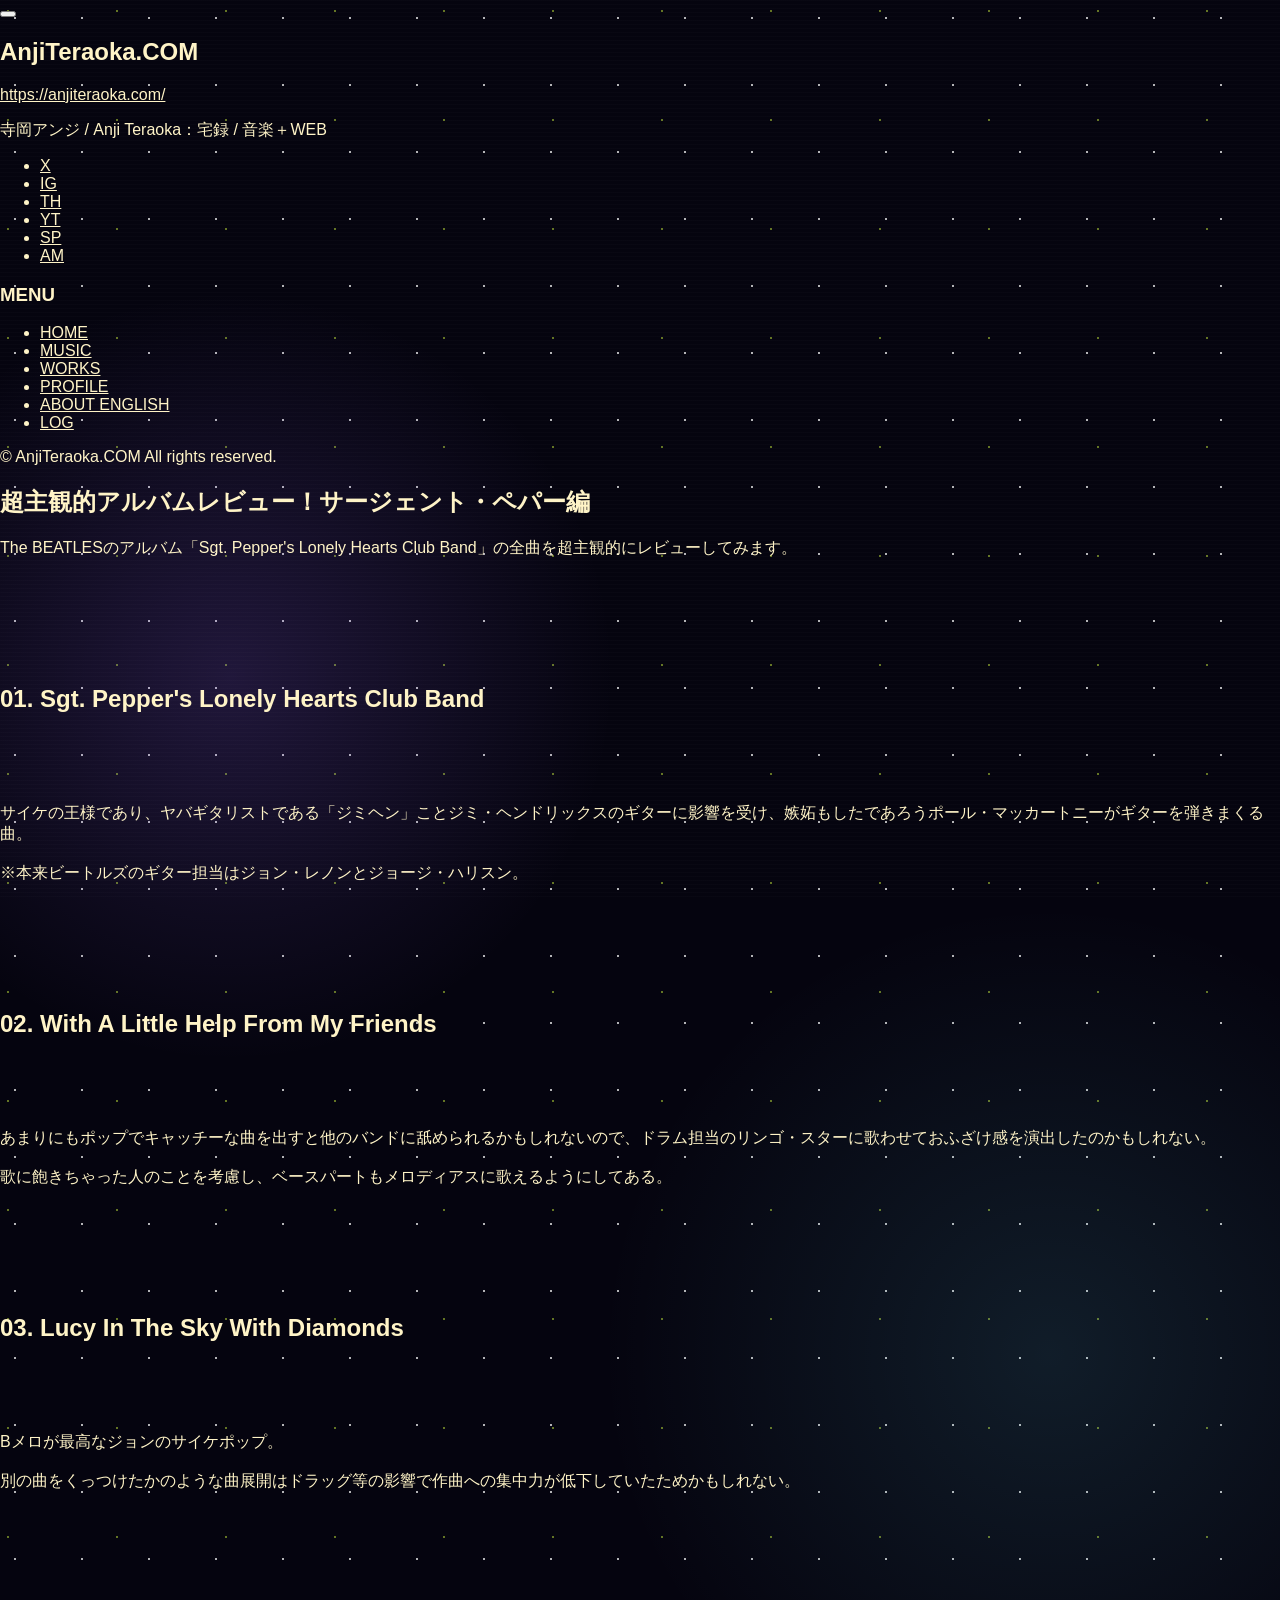
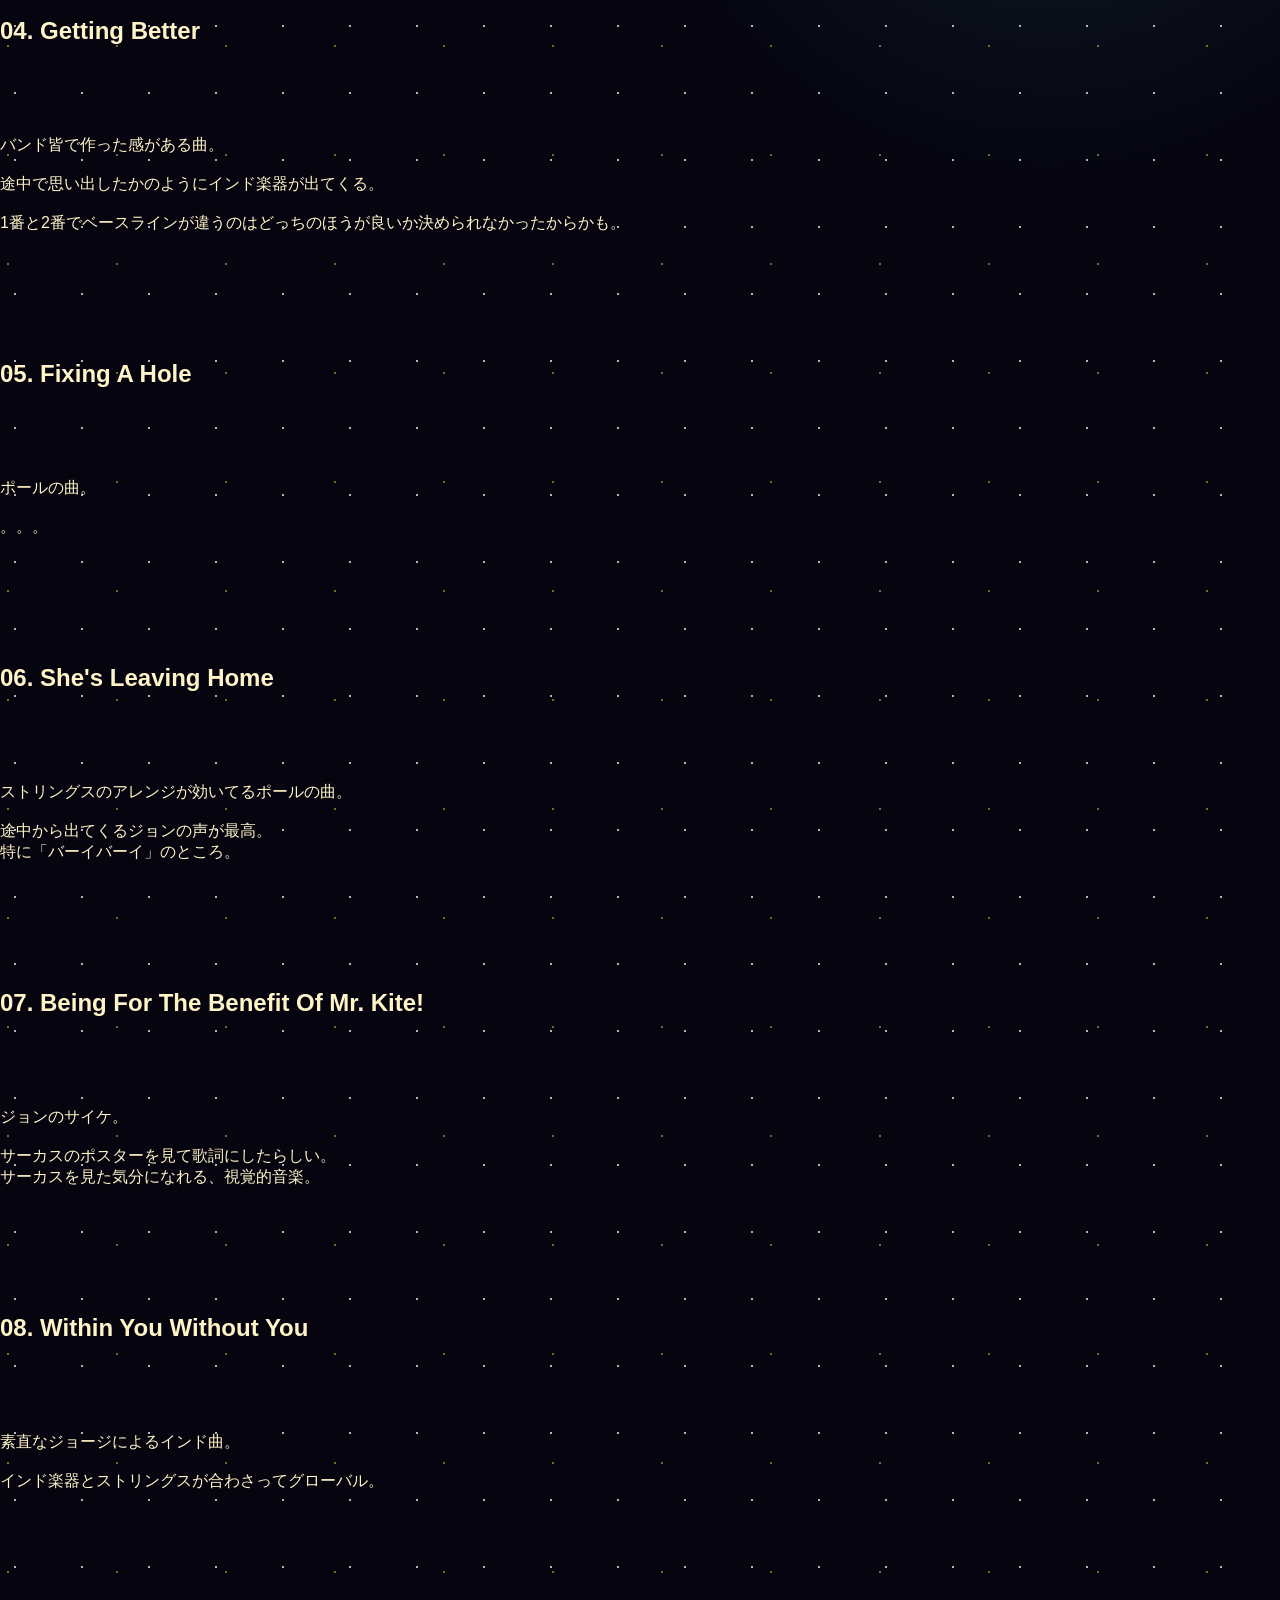
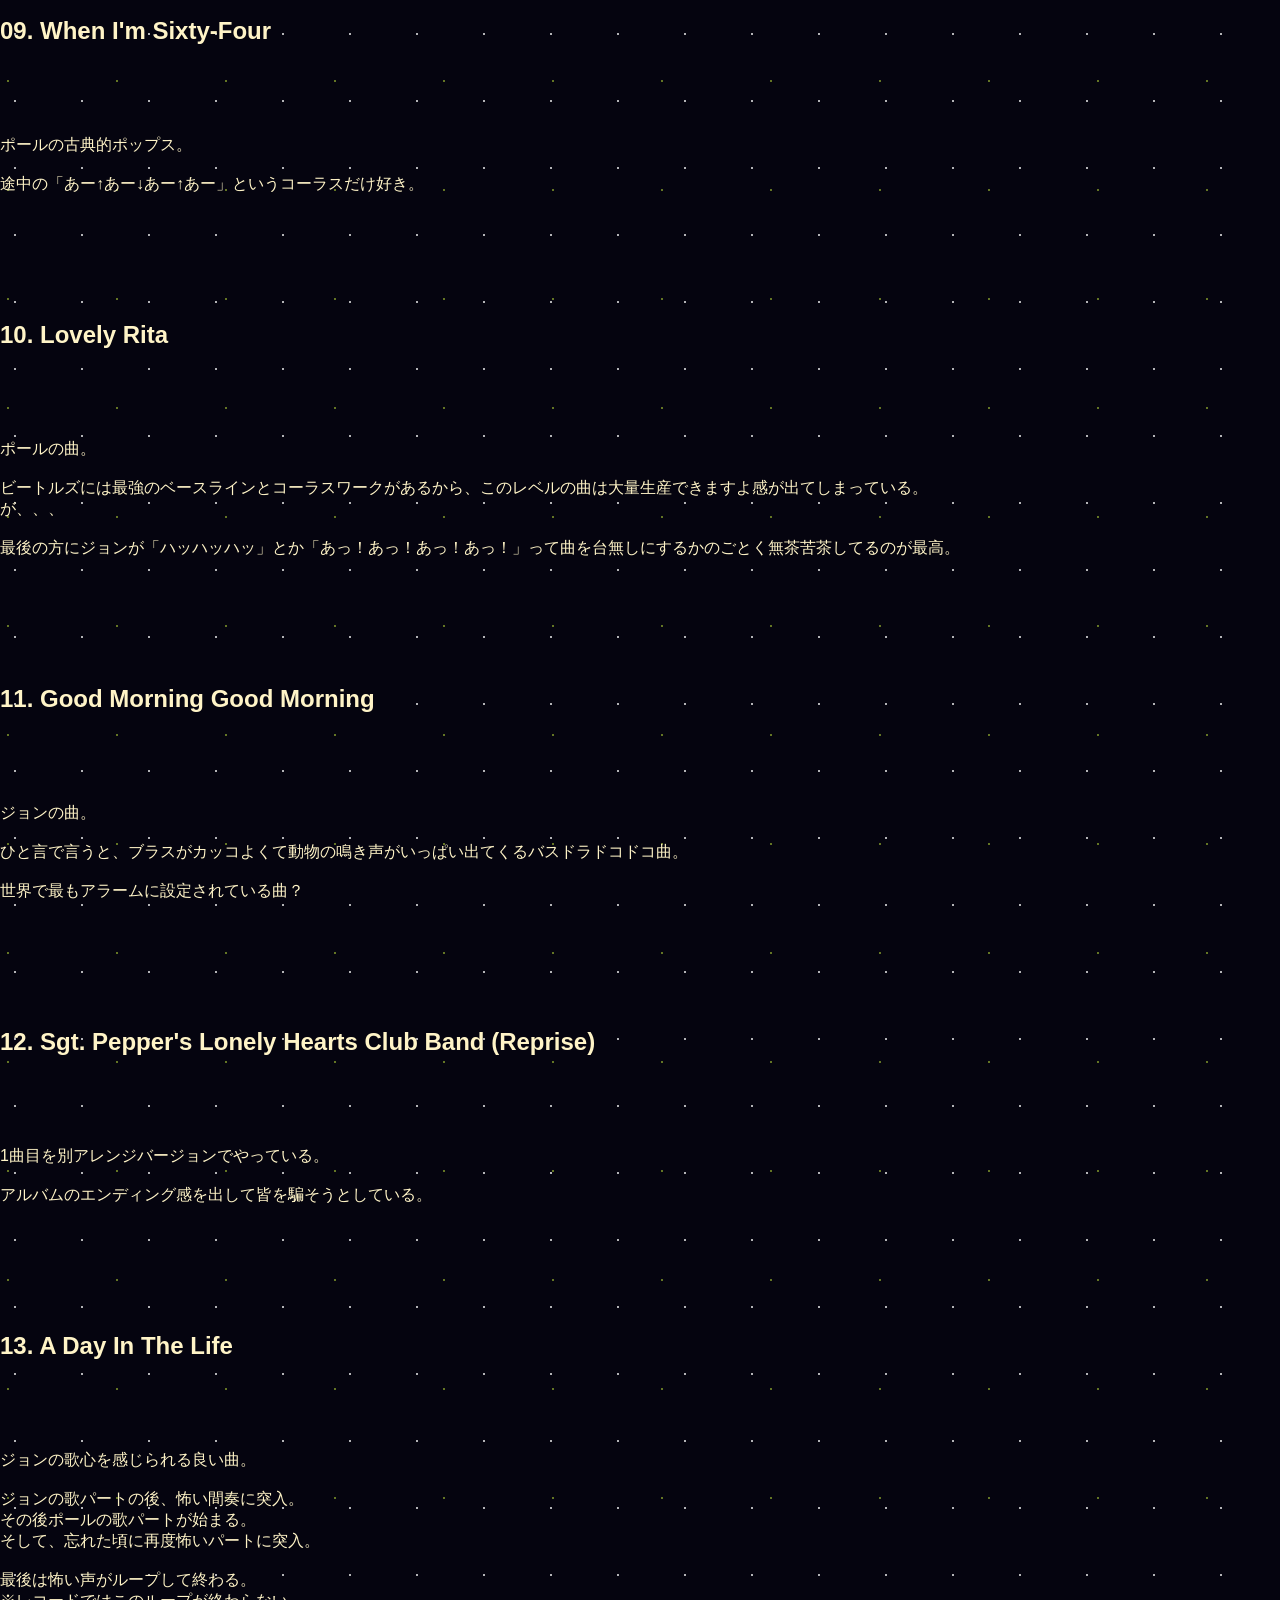
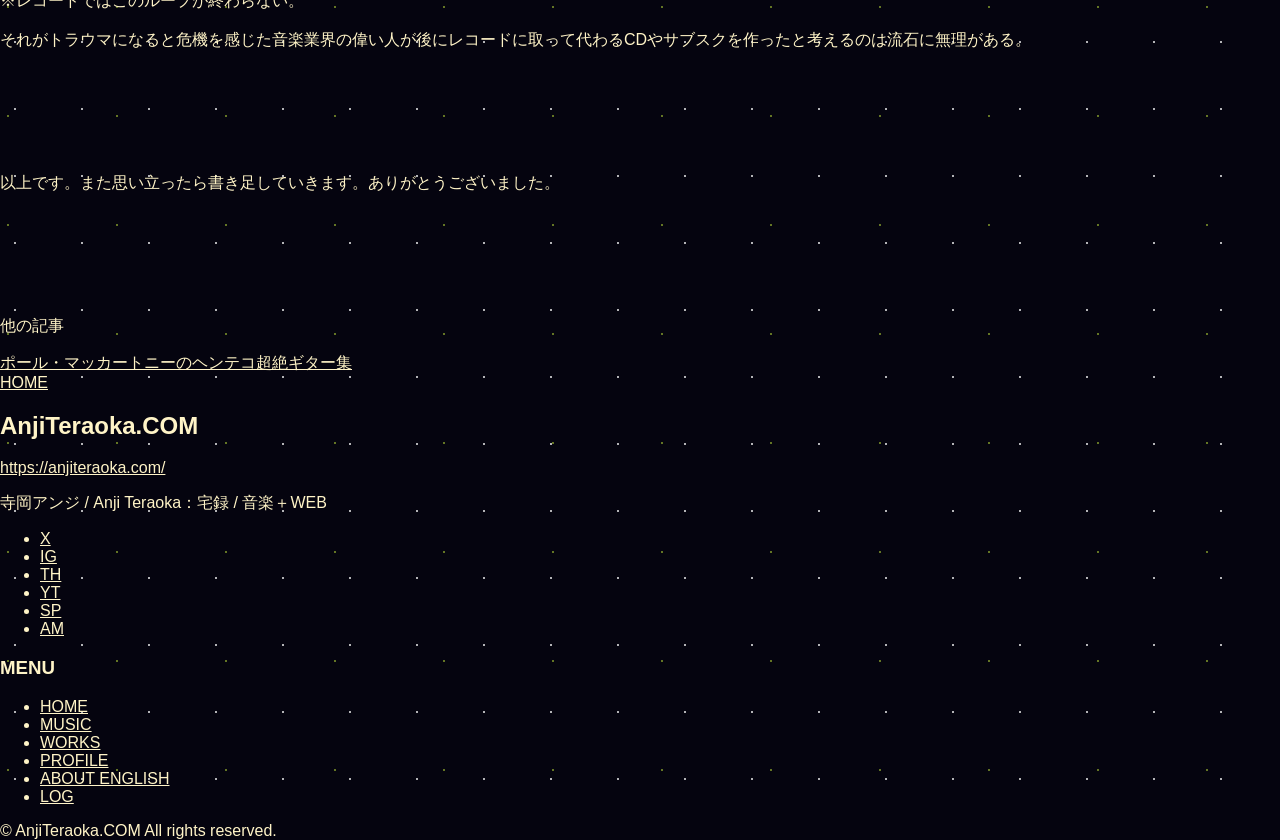
<file: sgtpepper.html>
<!DOCTYPE html>
<html lang="ja">
<head>
<!-- Global site tag (gtag.js) - Google Analytics -->
<script async src="https://www.googletagmanager.com/gtag/js?id=G-GHJ2TZVH37"></script>
<script>
  window.dataLayer = window.dataLayer || [];
  function gtag(){dataLayer.push(arguments);}
  gtag('js', new Date());

  gtag('config', 'G-GHJ2TZVH37');
</script>
<meta charset="UTF-8">
<title>超主観的アルバムレビュー！サージェント・ペパー編</title>
<meta name="description" content="超主観的アルバムレビュー！サージェント・ペパー編 - AnjiTeraoka.COM">
<meta name="viewport" content="width=device-width, initial-scale=1.0">
<link href="https://fonts.googleapis.com/css?family=Montserrat" rel="stylesheet">
<link rel="stylesheet" href="style.css">
<link rel="stylesheet" href="https://use.fontawesome.com/releases/v5.6.4/css/all.css">
<link rel="icon" type="image/png" href="img/favicon.png">


<style>
.sr-only {
	position: absolute;
	width: 1px;
	height: 1px;
	padding: 0;
	margin: -1px;
	overflow: hidden;
	clip: rect(0, 0, 0, 0);
	border: 0;
}
</style>










<script defer src="js/site.js"></script>
</head>
<body>

<header>
<button class="menu" type="button" aria-label="メニューを開閉" aria-controls="global-nav" aria-expanded="false">
        <span class="menu__line menu__line--top"></span>
        <span class="menu__line menu__line--center"></span>
        <span class="menu__line menu__line--bottom"></span>
    </button>
    <div class="gnav" id="global-nav">
<div class="container">
	<div class="gA">
		<h2>寺岡アンジのWEB</h2>
		<p>
		<a href="https://anjiteraoka.com/">https://anjiteraoka.com/</a>
		</p>

		<nav class="gD">
			<ul>
				<li><a href="https://twitter.com/anji_teraoka" target="_blank" rel="noopener noreferrer" class="sns">
					<span class="fa fa-twitter" aria-hidden="true"></span><span class="sr-only">Twitter</span>
				</a></li>

				<li><a href="https://www.instagram.com/anji_teraoka/" target="_blank" rel="noopener noreferrer" class="sns">
					<span class="fa fa-instagram" aria-hidden="true"></span><span class="sr-only">Instagram</span>
				</a></li>

				<li><a href="https://www.youtube.com/channel/UCvtMMAForO_xiLVogFC0wxw" target="_blank" rel="noopener noreferrer" class="sns">
					<span class="fa fa-youtube" aria-hidden="true"></span><span class="sr-only">YouTube</span>
				</a></li>
			</ul>
		</nav>
	</div>

	<nav class="gB">
		<div>
			<h3>MENU</h3>
			<ul>
			<li><a href="index.html">HOME</a></li>
			<li><a href="music.html">MUSIC</a></li>
<li><a href="profile.html">PROFILE</a></li>
			</ul>
		</div>
	</nav>

	<div class="gC">
		&#169; anjiteraoka.com All rights reserved.
	</div>
    </div>
</div>
</header>

<section class="conB">
<h1>超主観的アルバムレビュー！サージェント・ペパー編</h1>
<div class="container">
	<div class="text2">

<p>The BEATLESのアルバム「Sgt. Pepper's Lonely Hearts Club Band」の全曲を超主観的にレビューしてみます。</p>
<br><br><br><br><br>

<h2>01. Sgt. Pepper's Lonely Hearts Club Band</h2>
<br><br><br>
<p>	サイケの王様であり、ヤバギタリストである「ジミヘン」ことジミ・ヘンドリックスのギターに影響を受け、嫉妬もしたであろうポール・マッカートニーがギターを弾きまくる曲。
<br><br>※本来ビートルズのギター担当はジョン・レノンとジョージ・ハリスン。
</p><br><br><br><br><br>

<h2>02. With A Little Help From My Friends</h2>
<br><br><br>
<p>あまりにもポップでキャッチーな曲を出すと他のバンドに舐められるかもしれないので、ドラム担当のリンゴ・スターに歌わせておふざけ感を演出したのかもしれない。
<br><br>歌に飽きちゃった人のことを考慮し、ベースパートもメロディアスに歌えるようにしてある。
</p><br><br><br><br><br>

<h2>03. Lucy In The Sky With Diamonds</h2>
<br><br><br>
<p>Bメロが最高なジョンのサイケポップ。
<br><br>別の曲をくっつけたかのような曲展開はドラッグ等の影響で作曲への集中力が低下していたためかもしれない。
</p><br><br><br><br><br>
	
<h2>04. Getting Better</h2>
<br><br><br>
<p>バンド皆で作った感がある曲。
<br><br>途中で思い出したかのようにインド楽器が出てくる。
<br><br>1番と2番でベースラインが違うのはどっちのほうが良いか決められなかったからかも。
</p><br><br><br><br><br>
	
<h2>05. Fixing A Hole</h2>
<br><br><br>
<p>ポールの曲。
<br><br>。。。
</p><br><br><br><br><br>
	
	
<h2>06. She's Leaving Home</h2>
<br><br><br>
<p>ストリングスのアレンジが効いてるポールの曲。
<br><br>途中から出てくるジョンの声が最高。
<br>特に「バーイバーイ」のところ。
</p><br><br><br><br><br>
	
<h2>07. Being For The Benefit Of Mr. Kite!</h2>
<br><br><br>
<p>ジョンのサイケ。
<br><br>サーカスのポスターを見て歌詞にしたらしい。
<br>サーカスを見た気分になれる、視覚的音楽。
</p><br><br><br><br><br>
	
<h2>08. Within You Without You</h2>
<br><br><br>
<p>素直なジョージによるインド曲。
<br><br>インド楽器とストリングスが合わさってグローバル。
</p><br><br><br><br><br>

<h2>09. When I'm Sixty-Four</h2>
<br><br><br>
<p>ポールの古典的ポップス。
<br><br>途中の「あー↑あー↓あー↑あー」というコーラスだけ好き。
</p><br><br><br><br><br>

<h2>10. Lovely Rita</h2>
<br><br><br>
<p>ポールの曲。
<br><br>ビートルズには最強のベースラインとコーラスワークがあるから、このレベルの曲は大量生産できますよ感が出てしまっている。
<br>が、、、
<br><br>最後の方にジョンが「ハッハッハッ」とか「あっ！あっ！あっ！あっ！」って曲を台無しにするかのごとく無茶苦茶してるのが最高。
</p><br><br><br><br><br>
	
<h2>11. Good Morning Good Morning</h2>
<br><br><br>
<p>ジョンの曲。
<br><br>ひと言で言うと、ブラスがカッコよくて動物の鳴き声がいっぱい出てくるバスドラドコドコ曲。
<br><br>世界で最もアラームに設定されている曲？
</p><br><br><br><br><br>
	
<h2>12. Sgt. Pepper's Lonely Hearts Club Band (Reprise)</h2>
<br><br><br>
<p>1曲目を別アレンジバージョンでやっている。
<br><br>アルバムのエンディング感を出して皆を騙そうとしている。
</p><br><br><br><br><br>
	
<h2>13. A Day In The Life</h2>
<br><br><br>
<p>ジョンの歌心を感じられる良い曲。
<br><br>ジョンの歌パートの後、怖い間奏に突入。
<br>その後ポールの歌パートが始まる。
<br>そして、忘れた頃に再度怖いパートに突入。
<br><br>最後は怖い声がループして終わる。
<br>※レコードではこのループが終わらない。
<br><br>それがトラウマになると危機を感じた音楽業界の偉い人が後にレコードに取って代わるCDやサブスクを作ったと考えるのは流石に無理がある。
</p><br><br><br><br><br>

<p>以上です。また思い立ったら書き足していきます。ありがとうございました。</p>
</p><br><br><br><br><br>
<p>他の記事</p>
<a href="maccaguitar.html">ポール・マッカートニーのヘンテコ超絶ギター集</a>

	</div>
</div>

<div class="container">
<div class="text">
<a href="index.html">HOME</a>
</div>
</div>

</section>

<footer>
<div class="container">

	<div class="footA">
		<h2>寺岡アンジのWEB</h2>
		<p>
		<a href="https://anjiteraoka.com/">https://anjiteraoka.com/</a>
		</p>

		<nav class="footD">
			<ul>
				<li><a href="https://twitter.com/anji_teraoka" target="_blank" rel="noopener noreferrer" class="sns">
					<span class="fa fa-twitter" aria-hidden="true"></span><span class="sr-only">Twitter</span>
				</a></li>

				<li><a href="https://www.instagram.com/anji_teraoka/" target="_blank" rel="noopener noreferrer" class="sns">
					<span class="fa fa-instagram" aria-hidden="true"></span><span class="sr-only">Instagram</span>
				</a></li>

				<li><a href="https://www.youtube.com/channel/UCvtMMAForO_xiLVogFC0wxw" target="_blank" rel="noopener noreferrer" class="sns">
					<span class="fa fa-youtube" aria-hidden="true"></span><span class="sr-only">YouTube</span>
				</a></li>
			</ul>
		</nav>
	</div>

	<nav class="footB">
		<div>
			<h3>MENU</h3>
			<ul>
			<li><a href="index.html">HOME</a></li>
			<li><a href="music.html">MUSIC</a></li>
<li><a href="profile.html">PROFILE</a></li>
			</ul>
		</div>
	</nav>

	<div class="footC">
		&#169; anjiteraoka.com All rights reserved.
	</div>

</div>
</footer>


</body>
</html>
</file>
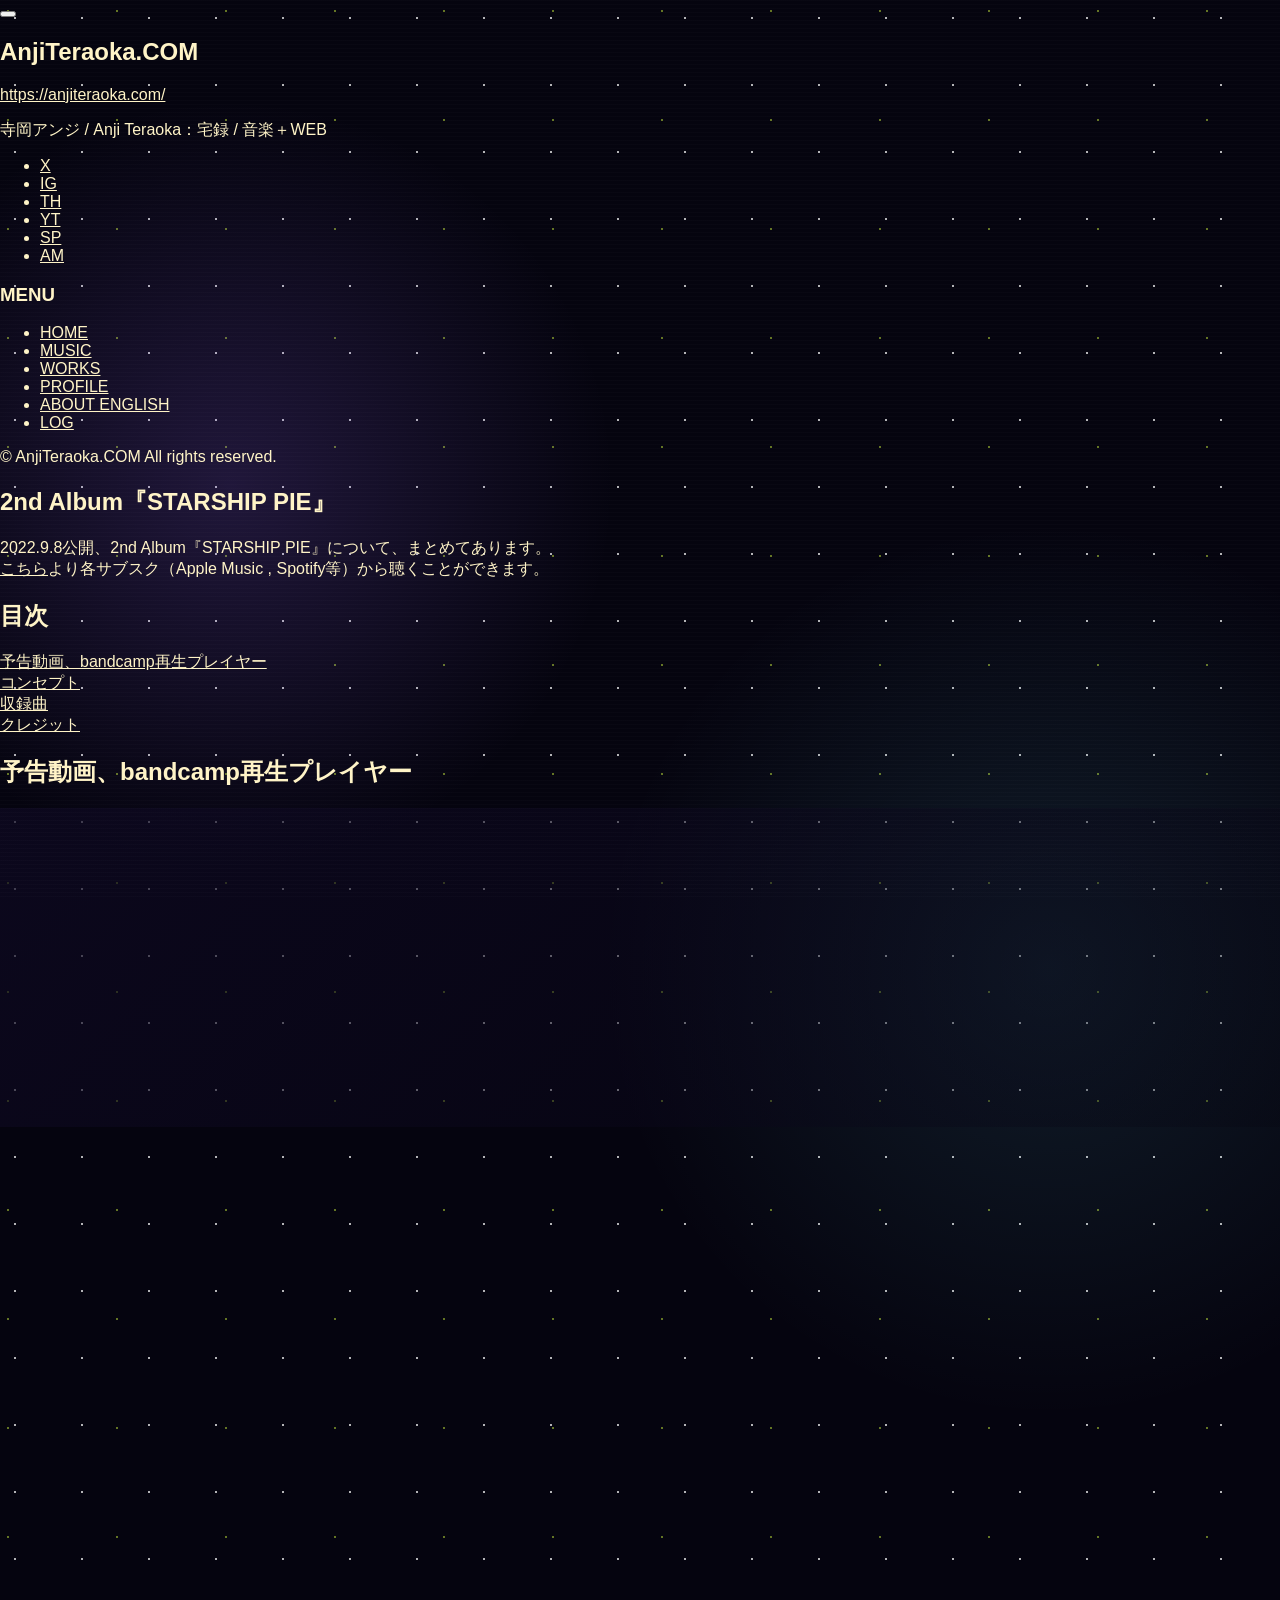
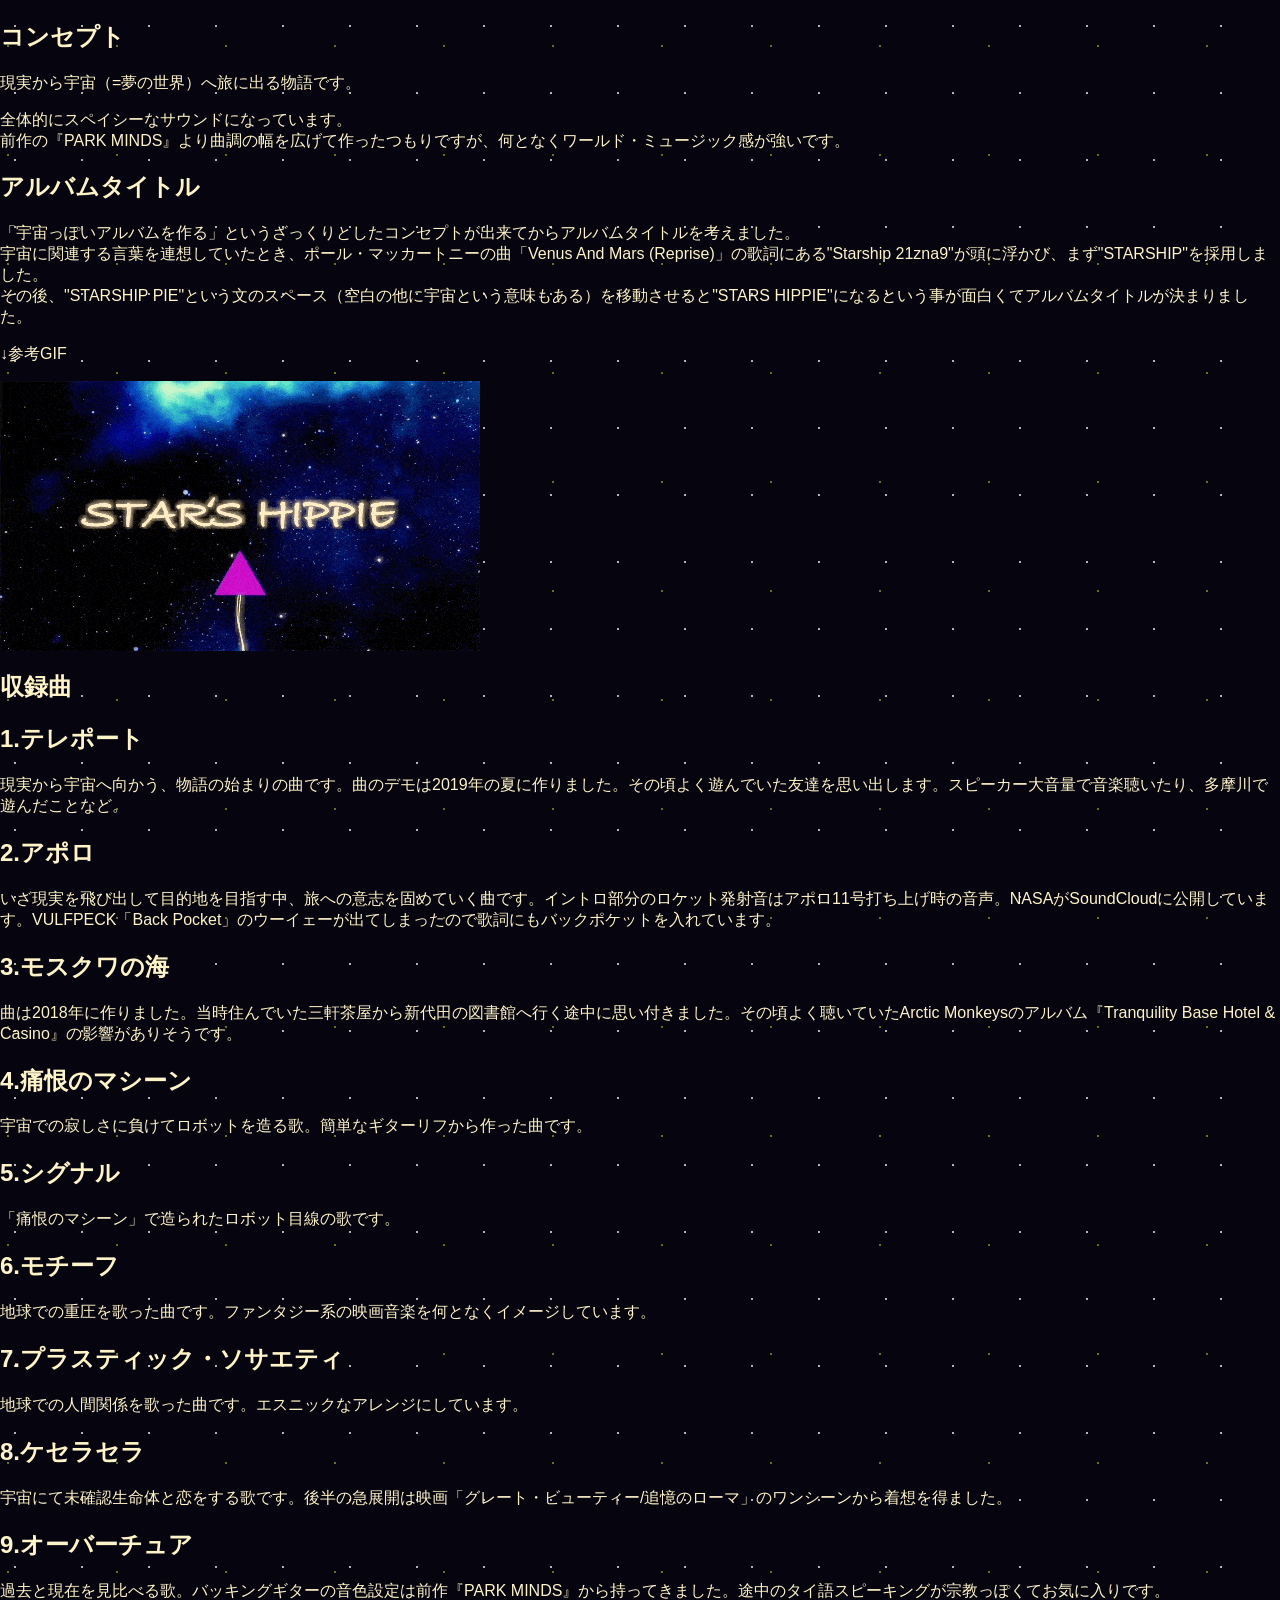
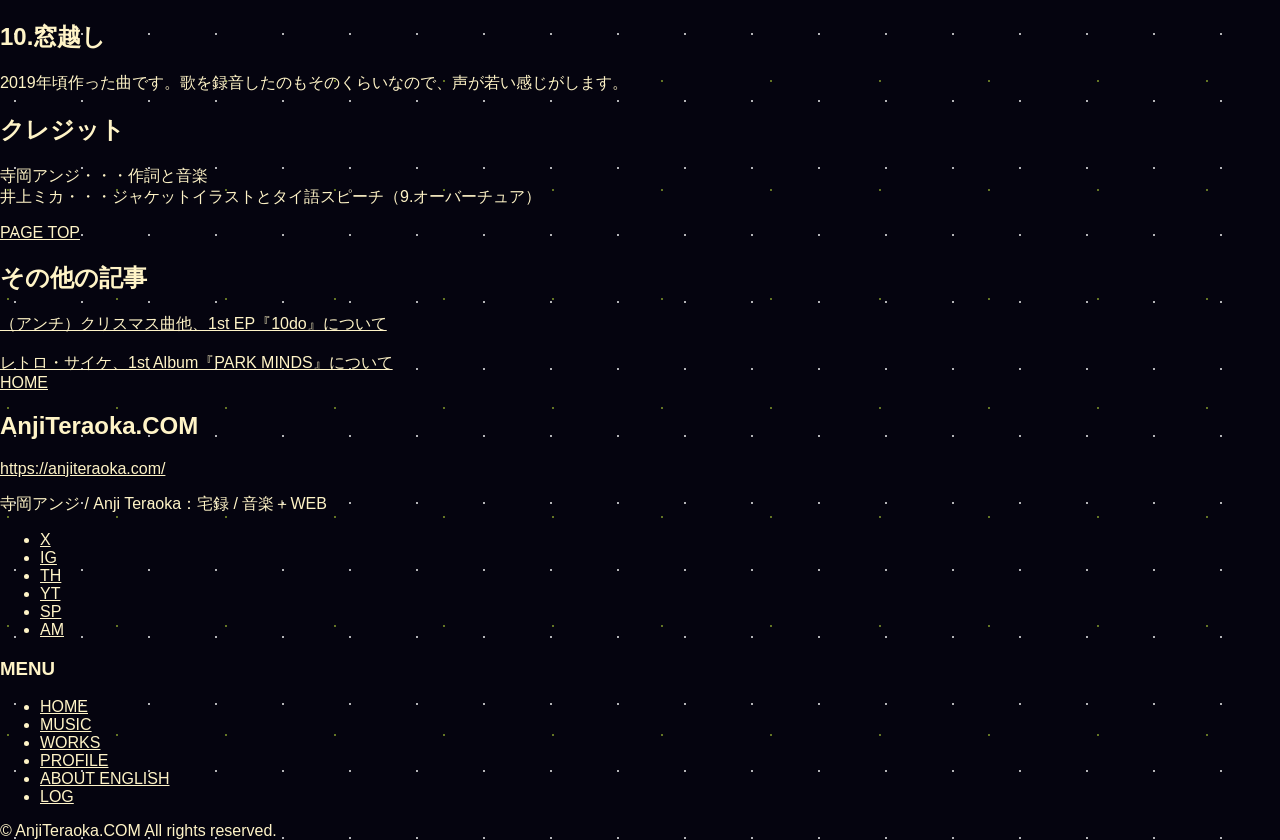
<file: ssp.html>
<!DOCTYPE html>
<html lang="ja">
<head>
<!-- Global site tag (gtag.js) - Google Analytics -->
<script async src="https://www.googletagmanager.com/gtag/js?id=G-GHJ2TZVH37"></script>
<script>
  window.dataLayer = window.dataLayer || [];
  function gtag(){dataLayer.push(arguments);}
  gtag('js', new Date());

  gtag('config', 'G-GHJ2TZVH37');
</script>


<meta charset="UTF-8">
<title>2nd Album『STARSHIP PIE』</title>
<meta name="description" content="2nd Album『STARSHIP PIE』 - AnjiTeraoka.COM">
<meta name="viewport" content="width=device-width, initial-scale=1.0">
<link href="https://fonts.googleapis.com/css?family=Montserrat" rel="stylesheet">
<link rel="stylesheet" href="style.css">
<link rel="stylesheet" href="https://use.fontawesome.com/releases/v5.6.4/css/all.css">
<link rel="icon" type="image/png" href="img/favicon.png">


<style>
.sr-only {
	position: absolute;
	width: 1px;
	height: 1px;
	padding: 0;
	margin: -1px;
	overflow: hidden;
	clip: rect(0, 0, 0, 0);
	border: 0;
}
</style>








<script defer src="js/site.js"></script>
</head>
<body>

<header>
<button class="menu" type="button" aria-label="メニューを開閉" aria-controls="global-nav" aria-expanded="false">
        <span class="menu__line menu__line--top"></span>
        <span class="menu__line menu__line--center"></span>
        <span class="menu__line menu__line--bottom"></span>
    </button>
    <div class="gnav" id="global-nav">
<div class="container">
	<div class="gA">
		<h2>AnjiTeraoka.COM</h2>
		<p>
		<a href="https://anjiteraoka.com/">https://anjiteraoka.com/</a>
		</p>

		<nav class="gD">
			<ul>
				<li><a href="https://twitter.com/anji_teraoka" target="_blank" rel="noopener noreferrer" class="sns">
					<span class="fa fa-twitter" aria-hidden="true"></span><span class="sr-only">Twitter</span>
				</a></li>

				<li><a href="https://www.instagram.com/anji_teraoka/" target="_blank" rel="noopener noreferrer" class="sns">
					<span class="fa fa-instagram" aria-hidden="true"></span><span class="sr-only">Instagram</span>
				</a></li>

				<li><a href="https://www.youtube.com/channel/UCvtMMAForO_xiLVogFC0wxw" target="_blank" rel="noopener noreferrer" class="sns">
					<span class="fa fa-youtube" aria-hidden="true"></span><span class="sr-only">YouTube</span>
				</a></li>
			</ul>
		</nav>
	</div>

	<nav class="gB">
		<div>
			<h3>MENU</h3>
			<ul>
			<li><a href="index.html">HOME</a></li>
			<li><a href="music.html">MUSIC</a></li>
			</ul>
		</div>
	</nav>

	<div class="gC">
		&#169; AnjiTeraoka.COM All rights reserved.
	</div>
    </div>
</div>
</header>

<section class="conB">
<h1>2nd Album『STARSHIP PIE』</h1>

<div class="container">
<div class="text2">
<p>2022.9.8公開、2nd Album『STARSHIP PIE』について、まとめてあります。
<br><a href="https://big-up.style/351QAq2JY2" target="_blank" rel="noopener noreferrer">こちら</a>より各サブスク（Apple Music , Spotify等）から聴くことができます。</p>
</div></div>

<div class="container">
<div class="text2w">
<h2>目次</h2>
<a href="#2">予告動画、bandcamp再生プレイヤー</a><br>
<a href="#3">コンセプト</a><br>
<a href="#1">収録曲</a><br>
<a href="#4">クレジット</a>
</div></div>

<h1 id="2">予告動画、bandcamp再生プレイヤー</h1>
<div class="container">
<div class="youtube">
<iframe width="560" height="315" src="https://www.youtube.com/embed/fWXzU-lEk0k?rel=0" title="STARSHIP PIE trailer" loading="lazy" frameborder="0" allow="accelerometer; autoplay; encrypted-media; gyroscope; picture-in-picture" allowfullscreen></iframe>
</div></div>

<div class="container">
<div class="text">
<iframe style="border: 0; width: 350px; height: 470px;" src="https://bandcamp.com/EmbeddedPlayer/album=2982613020/size=large/bgcol=ffffff/linkcol=0687f5/tracklist=false/transparent=true/" seamless><a href="https://anjiteraoka.bandcamp.com/album/starship-pie">STARSHIP PIE by 寺岡アンジ</a></iframe>
</div></div>

<h1 id="3">コンセプト</h1>
<div class="container">
<div class="text2">
<p>現実から宇宙（=夢の世界）へ旅に出る物語です。</p>
<p>全体的にスペイシーなサウンドになっています。
<br>前作の『PARK MINDS』より曲調の幅を広げて作ったつもりですが、何となくワールド・ミュージック感が強いです。</p>
<h2>アルバムタイトル</h2>
<p>「宇宙っぽいアルバムを作る」というざっくりとしたコンセプトが出来てからアルバムタイトルを考えました。
<br>宇宙に関連する言葉を連想していたとき、ポール・マッカートニーの曲「Venus And Mars (Reprise)」の歌詞にある"Starship 21zna9"が頭に浮かび、まず"STARSHIP"を採用しました。
<br>その後、"STARSHIP PIE"という文のスペース（空白の他に宇宙という意味もある）を移動させると"STARS HIPPIE"になるという事が面白くてアルバムタイトルが決まりました。</p>
</div></div>

<div class="container">
<div class="text">
<p>↓参考GIF</p>
<img src="img/SSPmin.gif" class="image" alt="STARSHIP PIE animation" title="ssp">
</div></div>

<h1 id="1">収録曲</h1>
<div class="container">
<div class="text2 fadeUpTrigger">

<h2 class="fadeUpTrigger">1.テレポート</h2>
<p class="fadeUpTrigger">現実から宇宙へ向かう、物語の始まりの曲です。曲のデモは2019年の夏に作りました。その頃よく遊んでいた友達を思い出します。スピーカー大音量で音楽聴いたり、多摩川で遊んだことなど。</p>

<h2 class="fadeUpTrigger">2.アポロ</h2>
<p class="fadeUpTrigger">いざ現実を飛び出して目的地を目指す中、旅への意志を固めていく曲です。イントロ部分のロケット発射音はアポロ11号打ち上げ時の音声。NASAがSoundCloudに公開しています。VULFPECK「Back Pocket」のウーイェーが出てしまったので歌詞にもバックポケットを入れています。</p>

<h2 class="fadeUpTrigger">3.モスクワの海</h2>
<p class="fadeUpTrigger">曲は2018年に作りました。当時住んでいた三軒茶屋から新代田の図書館へ行く途中に思い付きました。その頃よく聴いていたArctic Monkeysのアルバム『Tranquility Base Hotel & Casino』の影響がありそうです。</p>

<h2 class="fadeUpTrigger">4.痛恨のマシーン</h2>
<p class="fadeUpTrigger">宇宙での寂しさに負けてロボットを造る歌。簡単なギターリフから作った曲です。</p>

<h2 class="fadeUpTrigger">5.シグナル</h2>
<p class="fadeUpTrigger">「痛恨のマシーン」で造られたロボット目線の歌です。</p>

<h2 class="fadeUpTrigger">6.モチーフ</h2>
<p class="fadeUpTrigger">地球での重圧を歌った曲です。ファンタジー系の映画音楽を何となくイメージしています。</p>

<h2 class="fadeUpTrigger">7.プラスティック・ソサエティ</h2>
<p class="fadeUpTrigger">地球での人間関係を歌った曲です。エスニックなアレンジにしています。</p>

<h2 class="fadeUpTrigger">8.ケセラセラ</h2>
<p class="fadeUpTrigger">宇宙にて未確認生命体と恋をする歌です。後半の急展開は映画「グレート・ビューティー/追憶のローマ」のワンシーンから着想を得ました。</p>

<h2 class="fadeUpTrigger">9.オーバーチュア</h2>
<p class="fadeUpTrigger">過去と現在を見比べる歌。バッキングギターの音色設定は前作『PARK MINDS』から持ってきました。途中のタイ語スピーキングが宗教っぽくてお気に入りです。</p>

<h2 class="fadeUpTrigger">10.窓越し</h2>
<p class="fadeUpTrigger">2019年頃作った曲です。歌を録音したのもそのくらいなので、声が若い感じがします。</p>
</div></div>

<h1 id="4">クレジット</h1>
<div class="container">
<div class="text2">

<p>寺岡アンジ・・・作詞と音楽
<br>井上ミカ・・・ジャケットイラストとタイ語スピーチ（9.オーバーチュア）</p>
</div></div>

<div class="container">
<div class="text">
<a href="#">PAGE TOP</a>
</div></div>

<div class="container">
<div class="text2">
<h2>その他の記事</h2>
<a href="10do.html">（アンチ）クリスマス曲他、1st EP『10do』について</a>
<br><br><a href="pm.html">レトロ・サイケ、1st Album『PARK MINDS』について</a>
</div>
</div>

<div class="container">
<div class="text">
<a href="index.html">HOME</a>
</div></div>

</section>

<footer>
<div class="container">

	<div class="footA">
		<h2>AnjiTeraoka.COM</h2>
		<p>
		<a href="https://anjiteraoka.com/">https://anjiteraoka.com/</a>
		</p>

		<nav class="footD">
			<ul>
				<li><a href="https://twitter.com/anji_teraoka" target="_blank" rel="noopener noreferrer" class="sns">
					<span class="fa fa-twitter" aria-hidden="true"></span><span class="sr-only">Twitter</span>
				</a></li>

				<li><a href="https://www.instagram.com/anji_teraoka/" target="_blank" rel="noopener noreferrer" class="sns">
					<span class="fa fa-instagram" aria-hidden="true"></span><span class="sr-only">Instagram</span>
				</a></li>

				<li><a href="https://www.youtube.com/channel/UCvtMMAForO_xiLVogFC0wxw" target="_blank" rel="noopener noreferrer" class="sns">
					<span class="fa fa-youtube" aria-hidden="true"></span><span class="sr-only">YouTube</span>
				</a></li>
			</ul>
		</nav>
	</div>

	<nav class="footB">
		<div>
			<h3>MENU</h3>
			<ul>
			<li><a href="index.html">HOME</a></li>
			<li><a href="music.html">MUSIC</a></li>
			</ul>
		</div>
	</nav>

	<div class="footC">
		&#169; AnjiTeraoka.COM All rights reserved.
	</div>

</div>
</footer>



</body>
</html>
</file>
<file: style.css>
:root {
  --space:#05040f;
  --space-soft:#0d0920;
  --panel:rgba(15,10,36,.82);
  --cream:#fff4c7;
  --muted:#c9c3df;
  --acid:#d6ff3f;
  --coral:#ff5a3d;
  --violet:#9b6cff;
  --cyan:#6ee7ff;
  --line:rgba(110,231,255,.4);
}

* { box-sizing:border-box; }
html { scroll-behavior:smooth; }
body {
  margin:0;
  color:var(--cream);
  background:
    radial-gradient(circle at 18% 12%,rgba(155,108,255,.18),transparent 24rem),
    radial-gradient(circle at 82% 24%,rgba(110,231,255,.11),transparent 28rem),
    radial-gradient(circle at 15px 18px,rgba(255,255,255,.7) 0 1px,transparent 1.5px) 0 0/67px 67px,
    radial-gradient(circle at 8px 11px,rgba(214,255,63,.45) 0 1px,transparent 1.4px) 0 0/109px 109px,
    var(--space);
  font-family:Arial,"Hiragino Kaku Gothic ProN","Yu Gothic",sans-serif;
}
body::after {
  content:"";
  position:fixed;
  inset:0;
  z-index:80;
  pointer-events:none;
  opacity:.1;
  background:repeating-linear-gradient(0deg,transparent 0 3px,rgba(255,255,255,.18) 3px 4px);
}
a { color:inherit; }
img { display:block; max-width:100%; }
.shell { width:min(100% - 40px,1240px); margin-inline:auto; }

.site-header {
  position:sticky;
  top:0;
  z-index:20;
  color:var(--cream);
  background:rgba(5,4,15,.9);
  border-bottom:1px solid var(--cyan);
  box-shadow:0 0 18px rgba(110,231,255,.16);
  backdrop-filter:blur(12px);
}
.header-inner { min-height:72px; display:flex; align-items:center; justify-content:space-between; gap:24px; }
.wordmark {
  display:block;
  color:var(--acid);
  font-size:.8rem;
  line-height:.86;
  font-weight:900;
  letter-spacing:.04em;
  text-decoration:none;
  text-shadow:2px 2px 0 rgba(155,108,255,.8),0 0 10px rgba(214,255,63,.4);
}
.site-header nav { display:flex; gap:8px; }
.site-header nav a {
  min-width:92px;
  padding:10px 16px;
  border:1px solid var(--violet);
  background:rgba(155,108,255,.08);
  text-align:center;
  font-size:.76rem;
  font-weight:800;
  letter-spacing:.1em;
  text-decoration:none;
  box-shadow:inset 0 0 10px rgba(155,108,255,.12);
}
.site-header nav a[aria-current="page"],.site-header nav a:hover {
  color:var(--space);
  background:var(--acid);
  border-color:var(--acid);
  box-shadow:0 0 14px rgba(214,255,63,.42);
}

.hero {
  min-height:calc(100svh - 72px);
  position:relative;
  overflow:hidden;
  padding-block:clamp(52px,8vw,110px) 48px;
  display:flex;
  flex-direction:column;
  justify-content:space-between;
  background:
    radial-gradient(circle at 72% 42%,rgba(155,108,255,.25),transparent 31%),
    linear-gradient(145deg,rgba(5,4,15,.42),rgba(17,7,44,.72));
  border-inline:1px solid rgba(110,231,255,.28);
}
.hero::before {
  content:"";
  position:absolute;
  left:-18%;
  right:-18%;
  bottom:-13%;
  height:38%;
  opacity:.25;
  background-image:
    linear-gradient(rgba(110,231,255,.75) 1px,transparent 1px),
    linear-gradient(90deg,rgba(110,231,255,.75) 1px,transparent 1px);
  background-size:46px 34px;
  transform:perspective(300px) rotateX(58deg);
  transform-origin:center bottom;
  mask-image:linear-gradient(to bottom,transparent,#000 50%);
}
.kicker,.eyebrow { margin:0; color:var(--cyan); font-size:.72rem; font-weight:800; letter-spacing:.18em; text-transform:uppercase; }
.hero .kicker { position:relative; z-index:3; padding-inline:clamp(20px,4vw,52px); }
.hero-title {
  position:relative;
  z-index:3;
  max-width:100%;
  margin:16px 0 40px;
  padding-inline:clamp(12px,3vw,38px);
  color:var(--cream);
  font-size:clamp(4rem,7.7vw,7.2rem);
  line-height:.84;
  letter-spacing:-.075em;
  font-weight:900;
  white-space:nowrap;
  text-shadow:5px 5px 0 var(--coral),10px 10px 0 rgba(155,108,255,.82),0 0 28px rgba(110,231,255,.18);
}
.hero-bottom {
  position:relative;
  z-index:4;
  align-self:flex-end;
  width:min(94%,820px);
  display:grid;
  grid-template-columns:.8fr 1.2fr;
  gap:34px;
  padding:28px clamp(20px,4vw,52px);
  background:rgba(5,4,15,.9);
  border:1px solid var(--acid);
  box-shadow:8px 8px 0 rgba(155,108,255,.5),0 0 28px rgba(214,255,63,.12);
}
.hero-bottom p { margin:0; }
.hero-updated { margin-bottom:10px!important; color:var(--muted); font-size:.68rem; font-weight:800; letter-spacing:.1em; }
.hero-statement { color:var(--acid); font-size:clamp(1.35rem,2.6vw,2.3rem); line-height:1.25; font-weight:800; }
.hero-copy { color:var(--cream); font-size:.98rem; line-height:2; }
.orbit { position:absolute; z-index:1; border-radius:50%; }
.orbit-one {
  width:clamp(320px,48vw,720px);
  aspect-ratio:1;
  top:10%;
  right:2%;
  background:radial-gradient(circle at 34% 27%,#fff6bd 0 3%,var(--coral) 14%,#8c285f 46%,#211040 72%);
  border:1px solid var(--coral);
  box-shadow:inset -28px -24px 50px rgba(0,0,0,.5),0 0 46px rgba(255,90,61,.32);
}
.orbit-two {
  width:clamp(300px,55vw,820px);
  aspect-ratio:1;
  top:15%;
  right:-2%;
  border:3px solid var(--cyan);
  background:transparent;
  box-shadow:0 0 18px rgba(110,231,255,.55),inset 0 0 18px rgba(110,231,255,.35);
  transform:rotate(-12deg) scaleY(.34);
  opacity:.8;
}

.section-rule {
  position:relative;
  padding-block:clamp(72px,10vw,140px);
  border-top:1px solid var(--line);
}
.section-rule::after {
  content:"✦";
  position:absolute;
  top:18px;
  right:0;
  color:var(--acid);
  font-size:.8rem;
  text-shadow:0 0 8px var(--acid);
}
.section-heading { display:grid; grid-template-columns:1fr; align-items:baseline; margin-bottom:clamp(40px,7vw,80px); }
.section-heading p,.section-heading h2 { margin:0; }
.section-heading h2 {
  color:var(--cream);
  font-size:clamp(2.6rem,8vw,7.5rem);
  line-height:.8;
  letter-spacing:-.07em;
  text-shadow:3px 3px 0 rgba(155,108,255,.75);
}

.news { background:radial-gradient(circle at 12% 50%,rgba(155,108,255,.16),transparent 34%); }
.news-copy {
  max-width:980px;
  margin:0;
  color:var(--cream);
  font-size:1rem;
  line-height:2.05;
  font-weight:400;
}
.latest-grid { display:grid; grid-template-columns:minmax(0,1.05fr) minmax(300px,.95fr); gap:clamp(30px,7vw,100px); align-items:center; }
.record-art {
  aspect-ratio:1;
  position:relative;
  overflow:hidden;
  padding:6%;
  display:flex;
  flex-direction:column;
  justify-content:space-between;
  background:
    linear-gradient(rgba(110,231,255,.08) 1px,transparent 1px),
    linear-gradient(90deg,rgba(110,231,255,.08) 1px,transparent 1px),
    #0b071c;
  background-size:24px 24px;
  border:1px solid var(--violet);
  box-shadow:12px 12px 0 rgba(110,231,255,.12),0 0 28px rgba(155,108,255,.25);
}
.record-art p {
  position:relative;
  z-index:2;
  margin:0;
  color:var(--acid);
  font-size:clamp(4rem,12vw,10rem);
  line-height:.8;
  font-weight:900;
  letter-spacing:-.09em;
  writing-mode:vertical-rl;
  text-shadow:4px 4px 0 var(--coral);
}
.record-art small { position:relative; z-index:2; align-self:flex-end; color:var(--cyan); font-size:.65rem; font-weight:800; letter-spacing:.14em; }
.record-circle { position:absolute; border-radius:50%; }
.record-circle-a {
  width:72%;
  aspect-ratio:1;
  right:-8%;
  top:-3%;
  background:radial-gradient(circle at 35% 28%,#fff7c2 0 4%,var(--coral) 16%,#722c70 55%,#110821 74%);
  border:1px solid var(--coral);
  box-shadow:0 0 26px rgba(255,90,61,.4);
}
.record-circle-b {
  width:82%;
  aspect-ratio:1;
  right:-1%;
  bottom:-13%;
  background:transparent;
  border:4px solid var(--cyan);
  box-shadow:0 0 16px rgba(110,231,255,.55);
  transform:rotate(-20deg) scaleY(.34);
}
.latest-copy h3 { margin:18px 0; color:var(--cream); font-size:clamp(4rem,10vw,8rem); line-height:.75; letter-spacing:-.08em; text-shadow:3px 3px 0 var(--violet); }
.lead { color:var(--cream); font-size:clamp(1.05rem,2vw,1.35rem); line-height:1.9; }
.fact-list { margin:44px 0 28px; border-top:1px solid var(--line); }
.fact-list div { display:grid; grid-template-columns:150px 1fr; gap:20px; padding:14px 0; border-bottom:1px solid var(--line); }
.fact-list dt { color:var(--acid); font-size:.7rem; font-weight:800; letter-spacing:.12em; }
.fact-list dd { margin:0; color:var(--muted); font-size:.86rem; }
.status { display:inline-block; margin:0; padding:12px 18px; color:var(--space); background:var(--acid); border:1px solid var(--acid); font-size:.72rem; font-weight:800; letter-spacing:.14em; box-shadow:0 0 14px rgba(214,255,63,.35); }

.statement-grid,.profile-grid { display:grid; grid-template-columns:1fr 1fr; gap:clamp(40px,8vw,120px); }
.statement-big,.profile-name { margin:0; color:var(--cream); font-size:clamp(2.1rem,5vw,5rem); line-height:1.22; font-weight:800; letter-spacing:-.05em; text-shadow:3px 3px 0 rgba(255,90,61,.65); }
.statement-body,.profile-copy { color:var(--muted); font-size:1rem; line-height:2.05; }
.statement-body p:first-child,.profile-copy p:first-child { margin-top:0; }
.influences { margin-top:54px; padding-top:18px; color:var(--cyan); border-top:1px solid var(--line); font-size:.7rem; line-height:1.8; font-weight:800; letter-spacing:.1em; }

.selected { background:linear-gradient(135deg,rgba(14,9,34,.72),rgba(5,4,15,.25)); }
.selected-grid { display:grid; grid-template-columns:repeat(3,1fr); gap:24px; }
.cover-link { text-decoration:none; }
.cover-link img {
  width:100%;
  aspect-ratio:1;
  object-fit:cover;
  border:1px solid var(--violet);
  filter:saturate(.88) contrast(1.05);
  box-shadow:8px 8px 0 rgba(155,108,255,.18),0 0 18px rgba(110,231,255,.12);
  transition:transform .25s ease,filter .25s ease,box-shadow .25s ease;
}
.cover-link:hover img { transform:translateY(-4px) rotate(-1deg); filter:saturate(1.15); box-shadow:10px 12px 0 rgba(155,108,255,.24),0 0 24px rgba(110,231,255,.24); }
.cover-link span { display:flex; justify-content:space-between; gap:12px; padding:16px 0; color:var(--cream); border-bottom:1px solid var(--line); }
.cover-link b { font-size:.9rem; }
.cover-link small { color:var(--cyan); font-size:.66rem; letter-spacing:.08em; }
.section-action { margin:48px 0 0; text-align:right; }
.text-link { color:var(--acid); font-size:1.1rem; font-weight:800; text-underline-offset:5px; }
.youtube { background:linear-gradient(135deg,rgba(14,9,34,.72),rgba(5,4,15,.25)); }
.youtube-grid { display:grid; grid-template-columns:repeat(2,minmax(0,1fr)); gap:24px; }
.youtube-frame {
  padding:clamp(8px,1.2vw,16px);
  background:#090518;
  border:1px solid var(--violet);
  box-shadow:12px 12px 0 rgba(110,231,255,.12),0 0 30px rgba(155,108,255,.25);
}
.youtube-frame iframe { display:block; width:100%; aspect-ratio:16/9; border:0; }
.youtube-note { margin:28px 0 0; color:var(--cyan); font-size:.7rem; font-weight:800; letter-spacing:.14em; text-align:right; }
.profile-name span { color:var(--cyan); font-size:.34em; letter-spacing:.02em; text-shadow:none; }

.music-hero {
  min-height:62svh;
  position:relative;
  overflow:hidden;
  padding-block:clamp(70px,10vw,140px) 60px;
  display:flex;
  flex-direction:column;
  justify-content:space-between;
  background:radial-gradient(circle at 78% 44%,rgba(155,108,255,.3),transparent 24rem);
}
.music-hero>* { position:relative; z-index:2; }
.music-hero h1 { margin:48px 0 30px; color:var(--cream); font-size:clamp(7rem,24vw,20rem); line-height:.67; letter-spacing:-.1em; text-shadow:5px 5px 0 var(--coral),10px 10px 0 rgba(155,108,255,.75); }
.music-hero>p:last-child { align-self:flex-end; max-width:600px; margin:0; color:var(--muted); font-size:1.1rem; line-height:1.8; }
.release-list { border-top:1px solid var(--line); }
.release { display:grid; grid-template-columns:minmax(180px,360px) 1fr; gap:clamp(20px,5vw,76px); align-items:center; padding-block:32px; border-bottom:1px solid var(--line); scroll-margin-top:90px; }
.release img { width:100%; aspect-ratio:1; object-fit:cover; border:1px solid var(--violet); box-shadow:8px 8px 0 rgba(155,108,255,.17),0 0 20px rgba(110,231,255,.12); }
.release-info h3 { margin:12px 0 18px; color:var(--cream); font-size:clamp(3rem,7vw,7rem); line-height:.85; letter-spacing:-.065em; text-shadow:3px 3px 0 rgba(155,108,255,.7); }
.release-tags { color:var(--cyan); font-size:.72rem; font-weight:800; letter-spacing:.11em; }
.release-links { display:flex; flex-wrap:wrap; gap:10px; margin-top:34px; }
.release-links a { padding:11px 15px; color:var(--cream); border:1px solid var(--violet); background:rgba(155,108,255,.08); font-size:.68rem; font-weight:800; letter-spacing:.08em; text-decoration:none; }
.release-links a:hover { color:var(--space); background:var(--acid); border-color:var(--acid); box-shadow:0 0 14px rgba(214,255,63,.35); }
.credit-list { border-top:1px solid var(--line); }
.credit { display:grid; grid-template-columns:1.1fr 1.3fr .8fr; gap:26px; padding:24px 0; border-bottom:1px solid var(--line); align-items:baseline; }
.credit h3,.credit p { margin:0; }
.credit h3 { color:var(--cream); font-size:1.2rem; }
.credit p { color:var(--muted); font-size:.9rem; line-height:1.6; }
.credit-role { color:var(--cyan)!important; font-size:.65rem!important; font-weight:800; letter-spacing:.1em; }

.site-footer {
  position:relative;
  overflow:hidden;
  padding-block:70px 34px;
  color:var(--cream);
  background:linear-gradient(135deg,#080617,#1d0c38 58%,#0b1832);
  border-top:1px solid var(--cyan);
}
.site-footer::before { content:""; position:absolute; width:340px; aspect-ratio:1; right:-120px; top:-170px; border:2px solid var(--violet); border-radius:50%; box-shadow:0 0 30px rgba(155,108,255,.4); }
.footer-grid { position:relative; z-index:2; display:grid; grid-template-columns:1fr 1.4fr .7fr; gap:50px; align-items:end; }
.footer-mark { margin:0; color:var(--acid); font-size:clamp(3rem,7vw,6.5rem); line-height:.72; font-weight:900; letter-spacing:-.08em; text-shadow:4px 4px 0 var(--violet); }
.footer-label { margin:0 0 18px; color:var(--cyan); font-size:.65rem; letter-spacing:.14em; }
.footer-links { display:flex; flex-wrap:wrap; gap:14px 22px; margin:0; }
.footer-links a { font-size:.7rem; font-weight:800; letter-spacing:.08em; text-underline-offset:4px; }
.copyright { margin:0; color:var(--muted); font-size:.6rem; line-height:1.7; letter-spacing:.1em; text-align:right; }

@media (max-width:760px) {
  .shell { width:min(100% - 24px,1240px); }
  .header-inner { min-height:62px; }
  .site-header nav a { min-width:72px; padding:9px 10px; }
  .hero { min-height:calc(100svh - 62px); padding-top:54px; }
  .hero-title {
    width:100%;
    margin:22px 0 38px;
    padding-inline:10px;
    font-size:clamp(2rem,9.25vw,4.5rem);
    line-height:.9;
    letter-spacing:-.065em;
    text-shadow:2px 2px 0 var(--coral),4px 4px 0 rgba(155,108,255,.82);
  }
  .hero .kicker { padding-inline:10px; font-size:.58rem; letter-spacing:.13em; }
  .hero-bottom,.latest-grid,.statement-grid,.profile-grid,.footer-grid { grid-template-columns:1fr; }
  .hero-bottom { width:calc(100% - 12px); gap:22px; padding:22px 20px; box-shadow:5px 5px 0 rgba(155,108,255,.45); }
  .hero-copy { font-size:.88rem; line-height:1.85; }
  .orbit-one { width:84vw; top:17%; right:-20%; }
  .orbit-two { width:104vw; top:18%; right:-30%; }
  .section-heading { grid-template-columns:1fr; }
  .section-heading h2 { font-size:clamp(2.35rem,13vw,4.7rem); }
  .news-copy { margin-left:0; font-size:1rem; line-height:2.05; }
  .latest-grid { gap:44px; }
  .fact-list div { grid-template-columns:110px 1fr; }
  .selected-grid { grid-template-columns:1fr; gap:38px; }
  .youtube-grid { grid-template-columns:1fr; }
  .music-hero h1 { font-size:clamp(4.3rem,22vw,7rem); text-shadow:3px 3px 0 var(--coral),6px 6px 0 rgba(155,108,255,.75); }
  .release { grid-template-columns:1fr; gap:16px; }
  .credit { grid-template-columns:1fr; gap:8px; }
  .footer-grid { gap:48px; }
  .copyright { text-align:left; }
}

@media (max-width:360px) {
  .hero-title { font-size:clamp(1.9rem,9vw,2.25rem); }
  .site-header nav a { min-width:64px; padding-inline:7px; }
}

@media (prefers-reduced-motion:reduce) {
  html { scroll-behavior:auto; }
  *,*::before,*::after { transition:none!important; }
}
</file>
